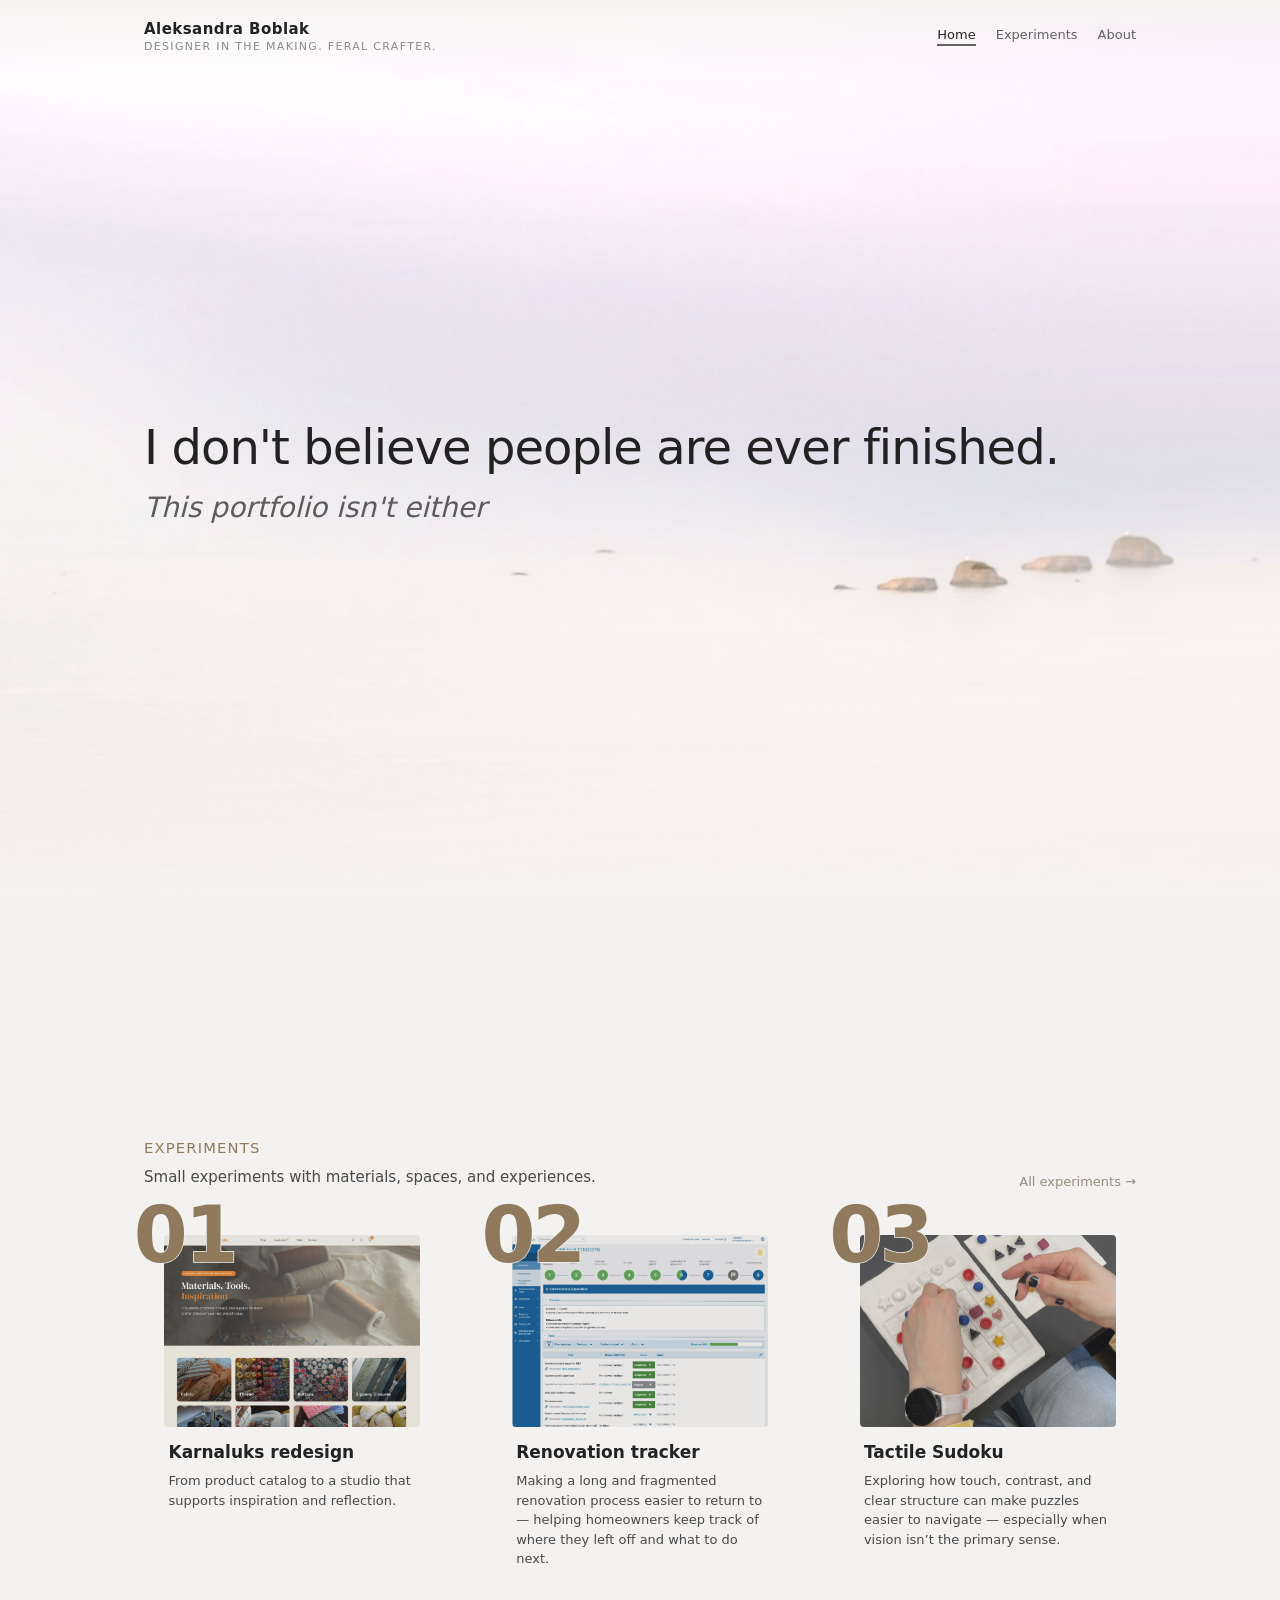
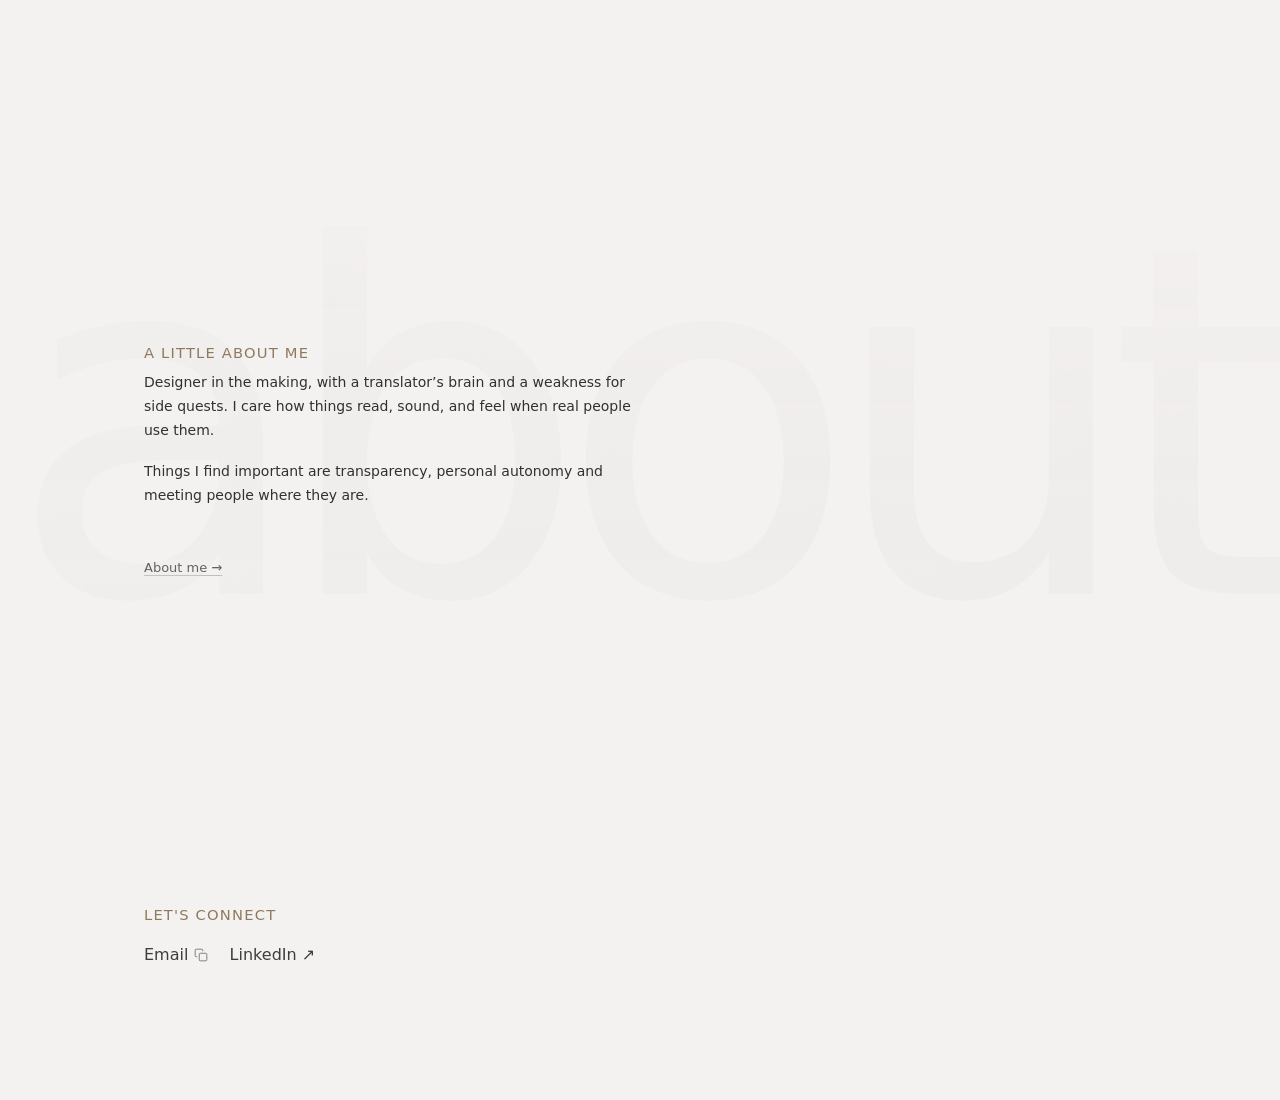
<file: index.html>
<!DOCTYPE html>
<html lang="en">
  <head>
    <meta charset="UTF-8" />
    <meta name="viewport" content="width=device-width, initial-scale=1" />
    <title>Aleksandra Boblak – Portfolio</title>
    <link rel="stylesheet" href="styles.css" />
  </head>
  <body>
    <div class="page">
      <header class="site-header">
        <div class="site-header__inner">
          <a
            href="index.html"
            class="site-identity"
            aria-label="Aleksandra Boblak — home"
          >
            <div class="site-identity__name">Aleksandra Boblak</div>
            <div class="site-identity__tagline">
              Designer in the making. Feral crafter.
            </div>
          </a>

          <nav class="site-nav" aria-label="Main navigation">
            <a href="index.html" class="site-nav__link site-nav__link--active">Home</a>
            <a href="experiments.html" class="site-nav__link">Experiments</a>
            <a href="about.html" class="site-nav__link">About</a>
          </nav>
        </div>
      </header>

      <main class="snap-container">
        <section class="hero snap-section">
          <div class="hero__background" aria-hidden="true">
            <div class="hero__ripple-layer"></div>
          </div>
          <div class="hero__content">
            <p class="hero__headline">
              I don't believe people are ever finished.
            </p>
            <p class="hero__subheadline">
              <em>This portfolio isn't either</em>
            </p>
          </div>
        </section>

        <section
          id="experiments"
          class="section section--experiments section--experiments-editorial snap-section"
        >
          <div class="section__inner">
            <div class="section__header">
              <div>
                <p class="section__eyebrow">EXPERIMENTS</p>
                <p class="section__subtitle">
                  Small experiments with materials, spaces, and experiences.
                </p>
              </div>
              <a href="experiments.html" class="section__view-all">All experiments →</a>
            </div>

            <div class="cards">
              <a
                href="craft-store-redesign.html"
                class="card card--link"
                aria-label="Karnaluks redesign — open case study"
              >
                <div class="card__media card__media--cover">
                  <span class="card__index" aria-hidden="true">01</span>
                  <img
                    class="card__media-img media-kl-home-redesign"
                    src="assets/kl_home_redesign.jpeg"
                    alt=""
                    width="1778"
                    height="1628"
                    loading="lazy"
                    decoding="async"
                  />
                </div>
                <div class="card__body">
                  <h3 class="card__title">Karnaluks redesign</h3>
                  <p class="card__description">
                    From product catalog to a studio that supports inspiration and
                    reflection.
                  </p>
                </div>
              </a>

              <a
                href="renovation-tracker.html"
                class="card card--link"
                aria-label="Renovation tracker — open case study"
              >
                <div class="card__media card__media--cover">
                  <span class="card__index" aria-hidden="true">02</span>
                  <img
                    class="card__media-img"
                    src="assets/renoTracker.webp"
                    alt=""
                    width="1438"
                    height="1500"
                    loading="lazy"
                    decoding="async"
                  />
                </div>
                <div class="card__body">
                  <h3 class="card__title">Renovation tracker</h3>
                  <p class="card__description">
                    Making a long and fragmented renovation process easier to return to
                    — helping homeowners keep track of where they left off and what to do
                    next.
                  </p>
                </div>
              </a>

              <a
                href="tactile-sudoku.html"
                class="card card--link"
                aria-label="Tactile Sudoku — open project"
              >
                <div class="card__media card__media--cover">
                  <span class="card__index" aria-hidden="true">03</span>
                  <img
                    class="card__media-img media-sudoku-hands"
                    src="assets/sudokuHands.webp"
                    alt="Hands interacting with a tactile Sudoku board"
                    width="2048"
                    height="3641"
                    loading="lazy"
                    decoding="async"
                  />
                </div>
                <div class="card__body">
                  <h3 class="card__title">Tactile Sudoku</h3>
                  <p class="card__description">
                    Exploring how touch, contrast, and clear structure can make puzzles
                    easier to navigate — especially when vision isn’t the primary sense.
                  </p>
                </div>
              </a>
            </div>
          </div>
        </section>

        <section class="section section--about snap-section">
          <div class="section__inner section__inner--about">
            <div class="about-stack">
              <div class="about-bg-anchor">
                <div class="about-bg-pair">
                  <span class="about-bg-word" aria-hidden="true">about</span>
                  <div class="about-content">
                    <p class="section__eyebrow">A LITTLE ABOUT ME</p>
                    <div class="about-paragraphs">
                      <p class="section__body-copy">
                        Designer in the making, with a translator’s brain and a weakness for
                        side quests. I care how things read, sound, and feel when real people
                        use them.
                      </p>
                      <p class="section__body-copy">
                        Things I find important are transparency, personal autonomy and meeting people where they are.
                      </p>
                    </div>
                  </div>
                </div>
              </div>

              <div class="about-cta">
                <a href="about.html" class="link">About me →</a>
              </div>

              <div class="about-connect">
                <p class="section__eyebrow">LET'S CONNECT</p>
                <div class="footer-links">
                  <a
                    href="#"
                    class="footer-link footer-link--copy"
                    data-copy-email="boblak.aleksandra@gmail.com"
                    aria-label="Copy email address to clipboard"
                    ><span class="footer-link__text">Email</span
                    ><svg
                      class="footer-link__icon footer-link__icon--copy"
                      width="14"
                      height="14"
                      viewBox="0 0 24 24"
                      fill="none"
                      xmlns="http://www.w3.org/2000/svg"
                      aria-hidden="true"
                    >
                      <rect
                        x="9"
                        y="9"
                        width="13"
                        height="13"
                        rx="2"
                        stroke="currentColor"
                        stroke-width="1.5"
                      />
                      <path
                        d="M5 15H4a2 2 0 01-2-2V4a2 2 0 012-2h9a2 2 0 012 2v1"
                        stroke="currentColor"
                        stroke-width="1.5"
                        stroke-linecap="round"
                      />
                    </svg>
                  </a>
                  <a
                    href="https://www.linkedin.com/in/aleksandra-boblak"
                    class="footer-link"
                    target="_blank"
                    rel="noopener noreferrer"
                    >LinkedIn ↗</a
                  >
                </div>
              </div>
            </div>
          </div>
        </section>
      </main>
    </div>
    <script src="assets/jquery.min.js" defer></script>
    <script src="assets/jquery.ripples.min.js" defer></script>
    <script src="hero-ripples.js" defer></script>
    <script src="email-copy.js" defer></script>
  </body>
  </html>
</file>
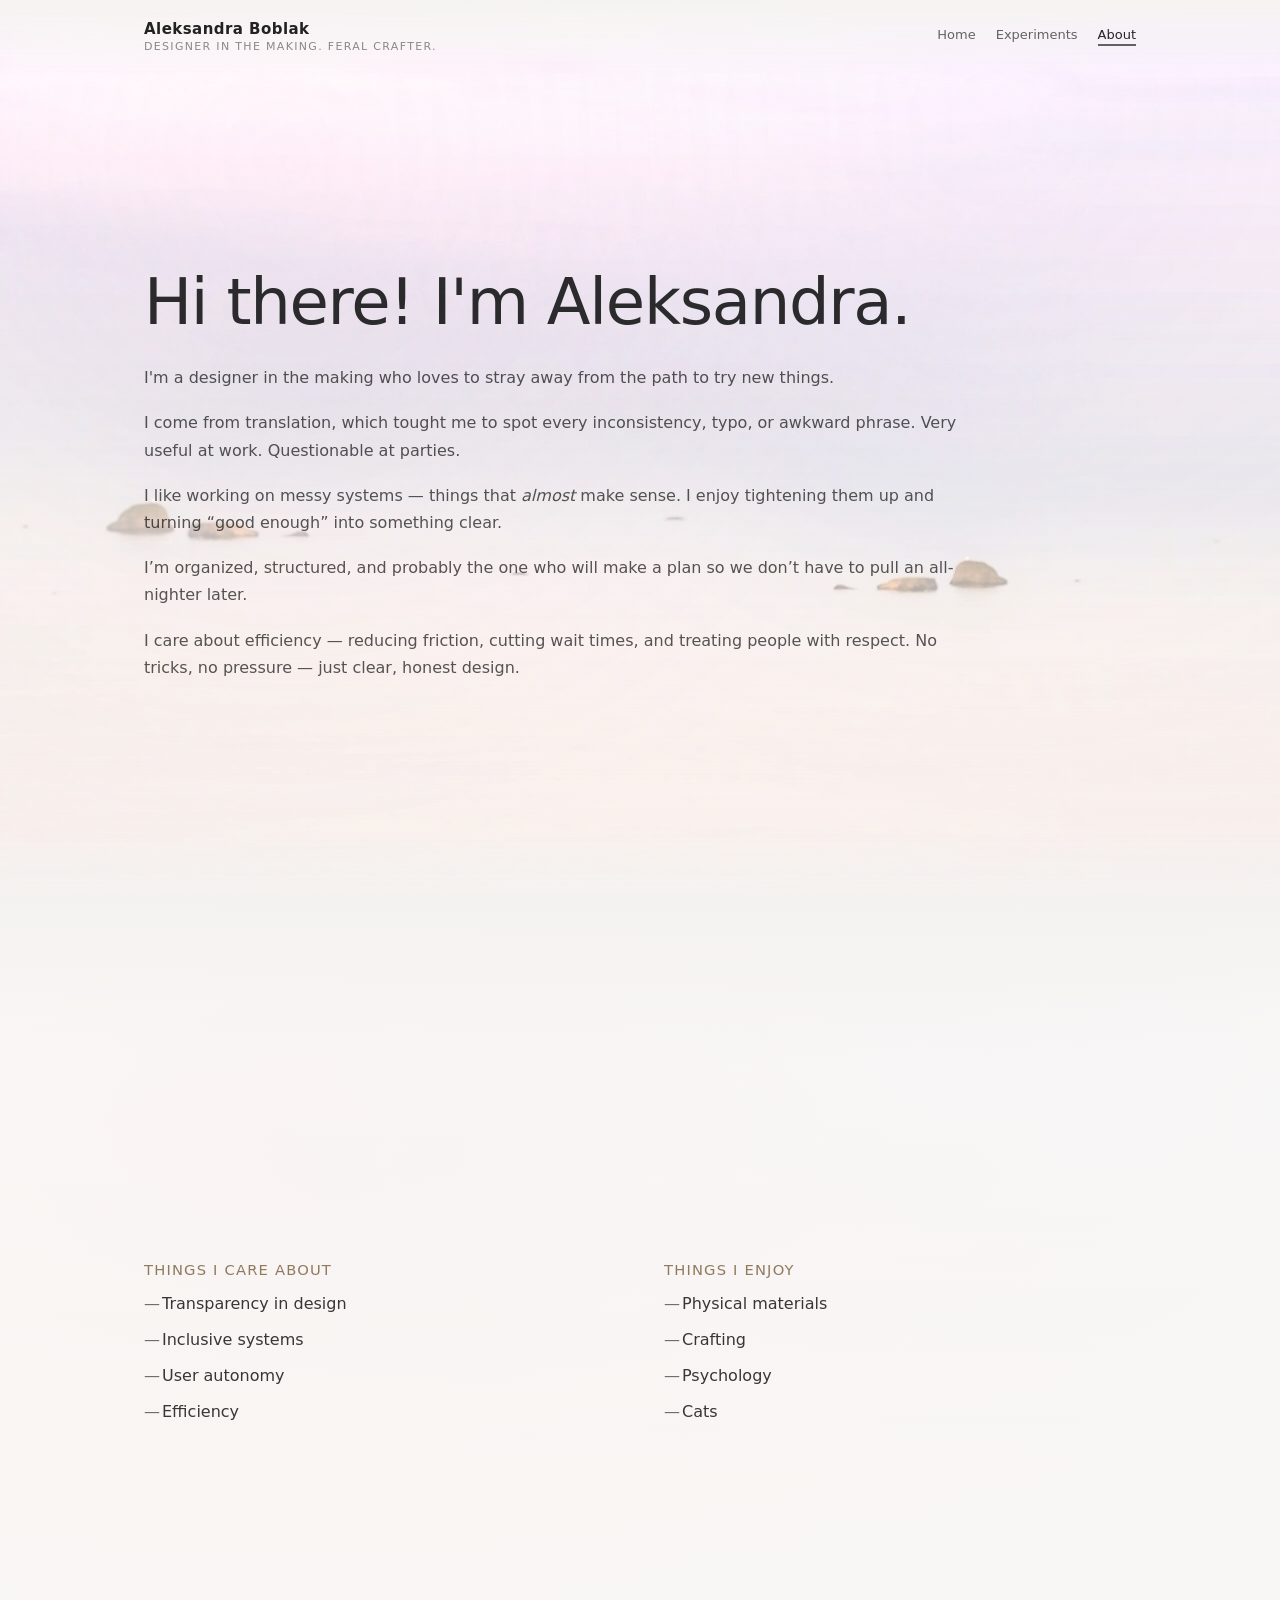
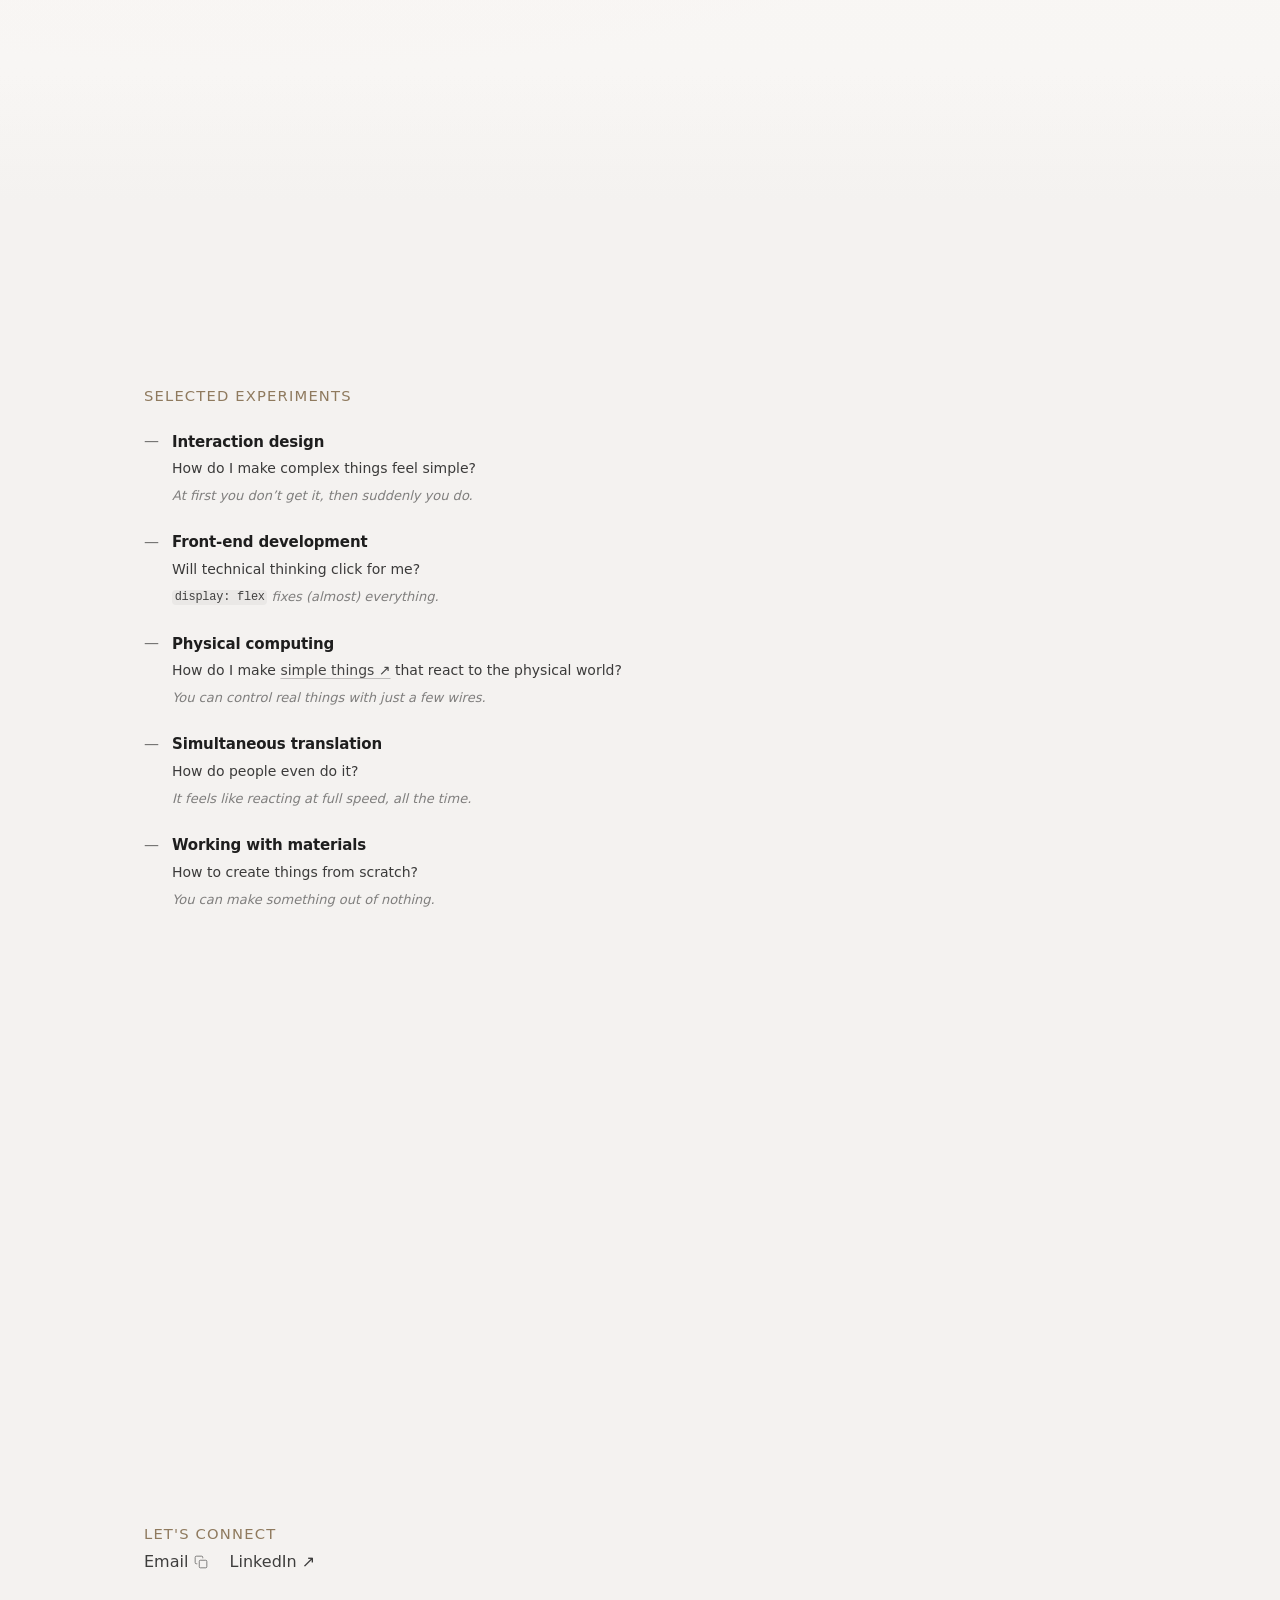
<file: about.html>
<!DOCTYPE html>
<html lang="en">
  <head>
    <meta charset="UTF-8" />
    <meta name="viewport" content="width=device-width, initial-scale=1" />
    <title>About — Aleksandra Boblak</title>
    <link rel="stylesheet" href="styles.css" />
  </head>
  <body class="about-page">
    <div class="page">
      <header class="site-header">
        <div class="site-header__inner">
          <a
            href="index.html"
            class="site-identity"
            aria-label="Aleksandra Boblak — home"
          >
            <div class="site-identity__name">Aleksandra Boblak</div>
            <div class="site-identity__tagline">
              Designer in the making. Feral crafter.
            </div>
          </a>

          <nav class="site-nav" aria-label="Main navigation">
            <a href="index.html" class="site-nav__link">Home</a>
            <a href="experiments.html" class="site-nav__link">Experiments</a>
            <a href="about.html" class="site-nav__link site-nav__link--active">About</a>
          </nav>
        </div>
      </header>

      <main class="about-main">
        <section class="section about-hero">
          <div class="about-hero__background" aria-hidden="true">
            <div class="about-hero__ripple-layer"></div>
          </div>
          <div class="section__inner">
            <h1 class="about-title">Hi there! I'm Aleksandra.</h1>

            <p class="about-lead about-lead--rest">
              I'm a designer in the making who loves to stray away from the path to try new things.
            </p>

            <p class="about-lead about-lead--rest">
             I come from translation, which tought me to spot 
              every inconsistency, typo, or awkward phrase. 
              Very useful at work. Questionable at parties.
            <p class="about-lead about-lead--rest">
              I like working on messy systems — things that <i>almost</i> make sense. I enjoy tightening them up and turning “good enough” into something clear.
            </p>
            <p class="about-lead about-lead--rest">
              I’m organized, structured, and probably the one who will make a plan so we don’t have to pull an all-nighter later.
            </p>
            <p class="about-lead about-lead--rest">
              I care about efficiency — reducing friction, cutting wait times, and treating people with respect. No tricks, no pressure — just clear, honest design.
            </p>
          </div>
        </section>

        <section class="section about-values">
          <div class="section__inner">
            <div class="about-columns">
              <div class="about-column">
                <p class="section__eyebrow">THINGS I CARE ABOUT</p>
                <ul class="about-list">
                  <li>Transparency in design</li>
                  <li>Inclusive systems</li>
                  <li>User autonomy</li>
                  <li>Efficiency</li>
                </ul>
              </div>

              <div class="about-column">
                <p class="section__eyebrow">THINGS I ENJOY</p>
                <ul class="about-list">
                  <li>Physical materials</li>
                  <li>Crafting</li>
                  <li>Psychology</li>
                  <li>Cats</li>
                </ul>
              </div>
            </div>
          </div>
        </section>

        <section class="section about-experiments">
          <div class="section__inner">
            <p class="section__eyebrow">SELECTED EXPERIMENTS</p>

            <ul class="about-experiments-list">
              <li class="about-experiments-list__item">
                <h3 class="about-experiments-list__title">Interaction design</h3>
                <p class="about-experiments-list__lead">
                  How do I make complex things feel simple?
                </p>
                <p class="about-experiments-list__insight">
                  At first you don’t get it, then suddenly you do.
                </p>
              </li>
              <li class="about-experiments-list__item">
                <h3 class="about-experiments-list__title">Front-end development</h3>
                <p class="about-experiments-list__lead">
                  Will technical thinking click for me?
                </p>
                <p class="about-experiments-list__insight">
                  <span class="code-inline">display: flex</span> fixes (almost)
                  everything.
                </p>
              </li>
              <li class="about-experiments-list__item">
                <h3 class="about-experiments-list__title">Physical computing</h3>
                <p class="about-experiments-list__lead">
                  How do I make
                  <a
                    class="link"
                    href="https://gocivici.github.io/ID7219/Student%20Projects/Team%202025/KittyCoinStriker.html"
                    target="_blank"
                    rel="noopener noreferrer"
                    >simple things ↗</a
                  >
                  that react to the physical world?
                </p>
                <p class="about-experiments-list__insight">
                  You can control real things with just a few wires.
                </p>
              </li>
              <li class="about-experiments-list__item">
                <h3 class="about-experiments-list__title">Simultaneous translation</h3>
                <p class="about-experiments-list__lead">
                  How do people even do it?
                </p>
                <p class="about-experiments-list__insight">
                  It feels like reacting at full speed, all the time.
                </p>
              </li>
              <li class="about-experiments-list__item">
                <h3 class="about-experiments-list__title">Working with materials</h3>
                <p class="about-experiments-list__lead">
                  How to create things from scratch?
                </p>
                <p class="about-experiments-list__insight">
                  You can make something out of nothing.
                </p>
              </li>
            </ul>
          </div>
        </section>

        <section class="section about-connect">
          <div class="section__inner">
            <p class="section__eyebrow">LET'S CONNECT</p>
            <div class="footer-links">
              <a
                href="#"
                class="footer-link footer-link--copy"
                data-copy-email="boblak.aleksandra@gmail.com"
                aria-label="Copy email address to clipboard"
                ><span class="footer-link__text">Email</span
                ><svg
                  class="footer-link__icon footer-link__icon--copy"
                  width="14"
                  height="14"
                  viewBox="0 0 24 24"
                  fill="none"
                  xmlns="http://www.w3.org/2000/svg"
                  aria-hidden="true"
                >
                  <rect
                    x="9"
                    y="9"
                    width="13"
                    height="13"
                    rx="2"
                    stroke="currentColor"
                    stroke-width="1.5"
                  />
                  <path
                    d="M5 15H4a2 2 0 01-2-2V4a2 2 0 012-2h9a2 2 0 012 2v1"
                    stroke="currentColor"
                    stroke-width="1.5"
                    stroke-linecap="round"
                  />
                </svg>
              </a>
              <a
                href="https://www.linkedin.com/in/aleksandra-boblak"
                class="footer-link"
                target="_blank"
                rel="noopener noreferrer"
                >LinkedIn ↗</a
              >
            </div>
          </div>
        </section>
      </main>
    </div>
    <script src="assets/jquery.min.js" defer></script>
    <script src="assets/jquery.ripples.min.js" defer></script>
    <script src="hero-ripples.js" defer></script>
    <script src="email-copy.js" defer></script>
  </body>
  </html>
</file>
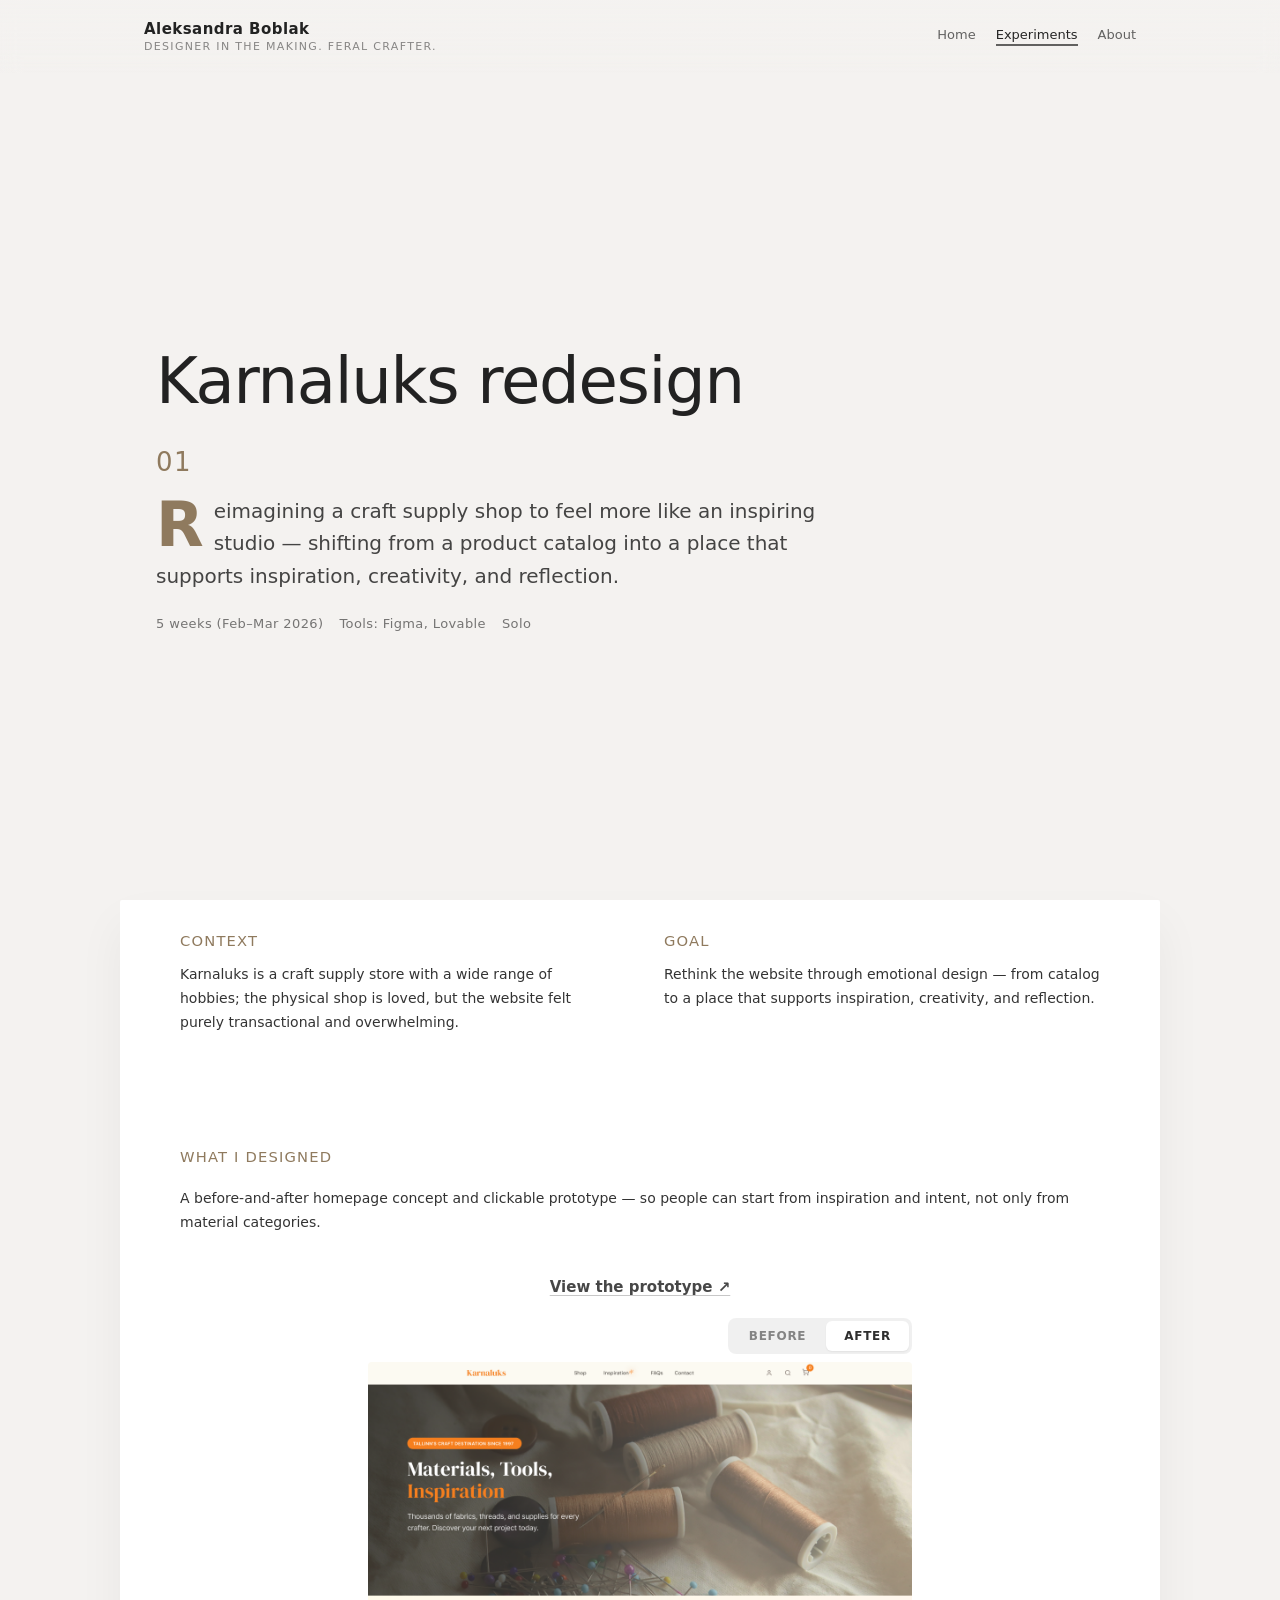
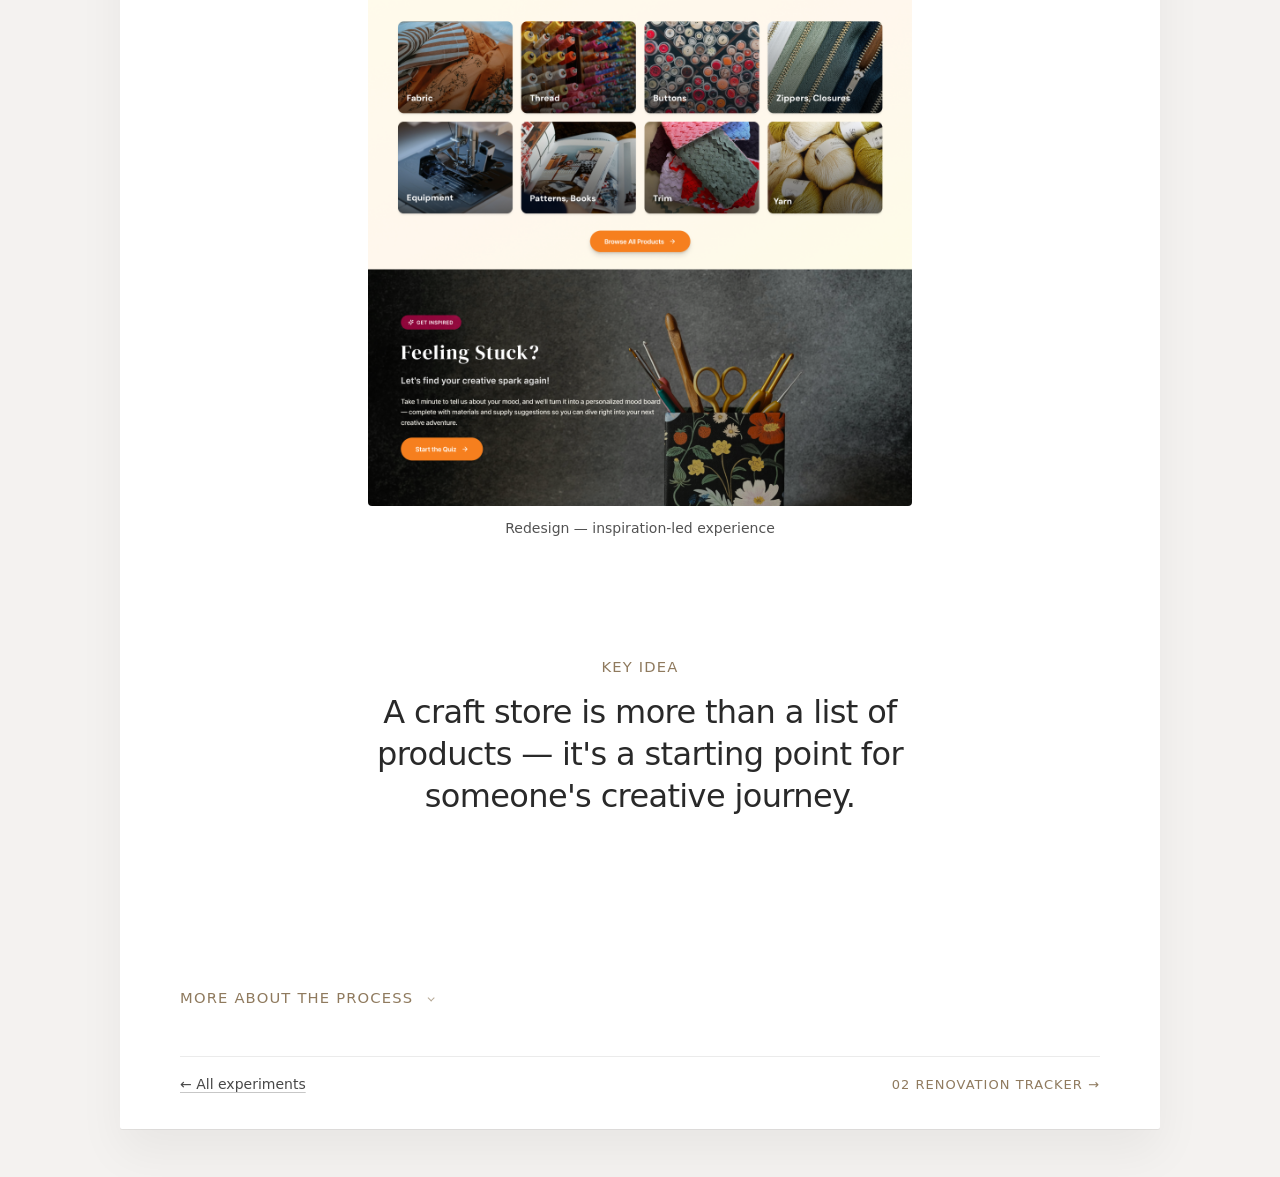
<file: craft-store-redesign.html>
<!DOCTYPE html>
<html lang="en">
  <head>
    <meta charset="UTF-8" />
    <meta name="viewport" content="width=device-width, initial-scale=1" />
    <title>Karnaluks redesign — Aleksandra Boblak</title>
    <link rel="stylesheet" href="styles.css" />
    <script>
      if ("scrollRestoration" in history) history.scrollRestoration = "manual";
      function __resetScrollTop() {
        if (location.hash) return;
        window.scrollTo(0, 0);
        if (document.documentElement) document.documentElement.scrollTop = 0;
        if (document.body) document.body.scrollTop = 0;
      }
      __resetScrollTop();
      window.addEventListener("DOMContentLoaded", __resetScrollTop);
      window.addEventListener("load", __resetScrollTop);
      window.addEventListener("pageshow", __resetScrollTop);
    </script>
  </head>
  <body class="about-page case-study-page case-study-page--karnaluks">
    <div class="page">
      <header class="site-header">
        <div class="site-header__inner">
          <a
            href="index.html"
            class="site-identity"
            aria-label="Aleksandra Boblak — home"
          >
            <div class="site-identity__name">Aleksandra Boblak</div>
            <div class="site-identity__tagline">
              Designer in the making. Feral crafter.
            </div>
          </a>

          <nav class="site-nav" aria-label="Main navigation">
            <a href="index.html" class="site-nav__link">Home</a>
            <a href="experiments.html" class="site-nav__link site-nav__link--active"
              >Experiments</a
            >
            <a href="about.html" class="site-nav__link">About</a>
          </nav>
        </div>
      </header>

      <main class="about-main">
        <div class="case-study-intro-panel">
          <section class="section case-study-hero">
            <div class="section__inner">
              <h1 class="about-title">Karnaluks redesign</h1>
              <p class="case-study-project-index" aria-label="Experiment 1 of 3">01</p>
              <p class="case-study-lede editorial-dropcap">
                Reimagining a craft supply shop to feel more like an inspiring studio
                — shifting from a product catalog into a place that supports inspiration,
                creativity, and reflection.
              </p>
              <div class="case-study-hero-meta">
                <p class="case-study-meta">5 weeks (Feb–Mar 2026)</p>
                <p class="case-study-tools">Tools: Figma, Lovable</p>
                <p class="case-study-meta">Solo</p>
              </div>
            </div>
          </section>
        </div>

        <div class="case-study-sheet-stack">
          <section class="section case-study-context-goal">
            <div class="section__inner">
              <div class="about-columns case-study-context-goal__columns">
                <div class="about-column">
                  <p class="section__eyebrow">CONTEXT</p>
                  <p class="section__body-copy">
                    Karnaluks is a craft supply store with a wide
                    range of hobbies; the physical shop is loved, but the website felt purely
                    transactional and overwhelming.
                  </p>
                </div>
                <div class="about-column">
                  <p class="section__eyebrow">GOAL</p>
                  <p class="section__body-copy">
                    Rethink the website through emotional design — from catalog to a place
                    that supports inspiration, creativity, and reflection.
                  </p>
                </div>
              </div>
            </div>
          </section>

        <section class="section case-study-designed">
          <div class="section__inner">
            <p class="section__eyebrow">WHAT I DESIGNED</p>
            <p class="section__body-copy">
              A before-and-after homepage concept and clickable prototype — so people
              can start from inspiration and intent, not only from material categories.
            </p>

            <div class="case-study-compare" data-case-study-compare>
              <p
                class="case-study-compare__status visually-hidden"
                aria-live="polite"
              ></p>
              <div class="case-study-compare__hero-row">
                <p class="case-study-compare__proto">
                  <a
                    class="link case-study-compare__proto-link"
                    href="https://www.figma.com/proto/HjxsrPTLUhcUW61LWoVQ0U/Karnaluks-Re-design?node-id=634-68933&amp;t=kmTNU57qaCrofL6T-1&amp;scaling=min-zoom&amp;content-scaling=fixed&amp;page-id=469%3A7068&amp;starting-point-node-id=634%3A68933&amp;show-proto-sidebar=1"
                    target="_blank"
                    rel="noopener noreferrer"
                    >View the prototype ↗</a>
                </p>
                <div class="case-study-compare__viewport-shell">
                <div class="case-study-compare__viewport">
                  <div
                    class="case-study-compare__toggle case-study-compare__toggle--dock"
                    role="group"
                    aria-label="Which version to show"
                  >
                    <button
                      type="button"
                      class="case-study-compare__btn"
                      data-compare-view="before"
                      aria-pressed="false"
                    >
                      Before
                    </button>
                    <button
                      type="button"
                      class="case-study-compare__btn case-study-compare__btn--active"
                      data-compare-view="after"
                      aria-pressed="true"
                    >
                      After
                    </button>
                  </div>
                  <figure class="case-study-compare__pane" data-compare="before" hidden>
                    <div class="case-study-compare__frame">
                      <img
                        class="case-study-compare__img case-study-compare__img--before"
                        src="assets/klHomeOld.png"
                        alt="Original Karnaluks homepage — dense category grid"
                        width="800"
                        height="1502"
                        loading="lazy"
                        decoding="async"
                      />
                    </div>
                    <figcaption class="case-study-compare__caption">
                      Original site — dense category grid
                    </figcaption>
                  </figure>
                  <figure class="case-study-compare__pane" data-compare="after">
                    <div class="case-study-compare__frame">
                      <img
                        class="case-study-compare__img case-study-compare__img--after"
                        src="assets/klHomeInspo.png"
                        alt="Redesigned Karnaluks homepage — inspiration-led layout"
                        width="1234"
                        height="1688"
                        loading="lazy"
                        decoding="async"
                      />
                    </div>
                    <figcaption class="case-study-compare__caption">
                      Redesign — inspiration-led experience
                    </figcaption>
                  </figure>
                </div>
                </div>
              </div>
            </div>
          </div>
        </section>

        <section class="section case-study-experiment-key-idea">
          <div class="section__inner">
            <div class="case-study-key-idea">
              <p class="section__eyebrow">KEY IDEA</p>
              <p class="case-study-key-idea__text">
                A craft store is more than a list of products — it's a starting point
                for someone's creative journey.
              </p>
            </div>
          </div>
        </section>

        <section
          class="section case-study-experiment-process"
          aria-label="More about the process"
        >
          <div class="section__inner">
            <details class="case-study-more">
              <summary class="case-study-more__summary">
                More about the process
              </summary>
              <div class="case-study-more__body case-study-editorial">
                <p class="case-study-editorial__bridge">
                  I reviewed the live site, then pressure-tested assumptions with a
                  short hands-on exercise outside my usual craft.
                </p>

                <section
                  class="case-study-editorial__broken"
                  aria-labelledby="process-broken-title"
                >
                  <h2
                    class="case-study-editorial__title"
                    id="process-broken-title"
                  >
                    What’s broken
                  </h2>
                  <ul
                    class="case-study-editorial__list"
                    aria-label="What was broken in the old experience"
                  >
                    <li>Flat categories → hard to scan</li>
                    <li>No meaningful filters → hard to choose</li>
                    <li>Jargon → excludes beginners</li>
                    <li>Dense UI → low readability</li>
                  </ul>
                </section>

                <article
                  class="case-study-editorial__entry case-study-editorial__entry--a"
                  aria-labelledby="process-nav-title"
                >
                  <div class="case-study-editorial__text">
                    <span class="case-study-editorial__num" aria-hidden="true">01</span>
                    <h2
                      class="case-study-editorial__title"
                      id="process-nav-title"
                    >
                      From dense grid to guided start
                    </h2>
                    <p class="case-study-editorial__body">
                      Instead of hundreds of categories and specialist filters,
                      an <em>inspiration quiz</em> doubles as both filter and
                      starting point — guiding people who don’t yet know what
                      they want to make.
                    </p>
                  </div>
                  <figure class="case-study-editorial__figure">
                    <img
                      class="case-study-editorial__img"
                      src="assets/inspoCTA.png"
                      alt="Homepage CTA inviting users into an inspiration quiz as a guided starting point."
                      width="1804"
                      height="788"
                      loading="lazy"
                      decoding="async"
                    />
                  </figure>
                </article>

                <article
                  class="case-study-editorial__entry case-study-editorial__entry--b"
                  aria-labelledby="process-language-title"
                >
                  <figure class="case-study-editorial__figure">
                    <img
                      class="case-study-editorial__img"
                      src="assets/humanLanguage.png"
                      alt="Product copy rewritten in everyday, relatable language instead of craft jargon."
                      width="2418"
                      height="1022"
                      loading="lazy"
                      decoding="async"
                    />
                  </figure>
                  <div class="case-study-editorial__text">
                    <span class="case-study-editorial__num" aria-hidden="true">02</span>
                    <h2
                      class="case-study-editorial__title"
                      id="process-language-title"
                    >
                      From jargon to everyday words
                    </h2>
                    <p class="case-study-editorial__body">
                      Craft-shop jargon was swapped for language anyone could
                      relate to, so beginners feel welcome and actually
                      understand what they’re looking at.
                    </p>
                  </div>
                </article>

                <article
                  class="case-study-editorial__entry case-study-editorial__entry--c"
                  aria-labelledby="process-focus-title"
                >
                  <div class="case-study-editorial__text">
                    <span class="case-study-editorial__num" aria-hidden="true">03</span>
                    <h2
                      class="case-study-editorial__title"
                      id="process-focus-title"
                    >
                      From endless scroll to inspiration
                    </h2>
                    <p class="case-study-editorial__body">
                      A personalised mood board gives focus, turning aimless
                      scrolling into intentional browsing — users see a path
                      forward instead of feeling lost.
                    </p>
                  </div>
                  <figure class="case-study-editorial__figure">
                    <img
                      class="case-study-editorial__img"
                      src="assets/InspirationFirst.png"
                      alt="Inspiration-first landing with a personalised mood board that replaces the endless category grid."
                      width="1438"
                      height="1362"
                      loading="lazy"
                      decoding="async"
                    />
                  </figure>
                </article>

                <article
                  class="case-study-editorial__entry case-study-editorial__entry--d"
                  aria-labelledby="process-motivation-title"
                >
                  <figure class="case-study-editorial__figure">
                    <img
                      class="case-study-editorial__img"
                      src="assets/achievableInspiration.png"
                      alt="Product pages showing real work from other crafters, making the outcome feel achievable."
                      width="2776"
                      height="1516"
                      loading="lazy"
                      decoding="async"
                    />
                  </figure>
                  <div class="case-study-editorial__text">
                    <span class="case-study-editorial__num" aria-hidden="true">04</span>
                    <h2
                      class="case-study-editorial__title"
                      id="process-motivation-title"
                    >
                      From overwhelm to motivation
                    </h2>
                    <p class="case-study-editorial__body">
                      Real work from other crafters shows what’s possible —
                      seeing the outcome makes starting feel achievable instead
                      of intimidating.
                    </p>
                  </div>
                </article>

                <article
                  class="case-study-editorial__entry case-study-editorial__entry--e"
                  aria-labelledby="process-reflection-title"
                >
                  <div class="case-study-editorial__text">
                    <span class="case-study-editorial__num" aria-hidden="true">05</span>
                    <h2
                      class="case-study-editorial__title"
                      id="process-reflection-title"
                    >
                      From overload to reflection
                    </h2>
                    <p class="case-study-editorial__body">
                      An <em>Inspiration Diary</em> archives saved ideas over
                      time, helping build the crafter’s identity as a creative
                      maker and keeping momentum between sessions.
                    </p>
                    <p class="case-study-editorial__link">
                      <a
                        class="link"
                        href="https://www.figma.com/proto/HjxsrPTLUhcUW61LWoVQ0U/Karnaluks-Re-design?node-id=811-8879&amp;t=HAiQ2rrH2UP9eazB-1&amp;scaling=min-zoom&amp;content-scaling=fixed&amp;page-id=608%3A18104&amp;starting-point-node-id=617%3A18622&amp;show-proto-sidebar=1"
                        target="_blank"
                        rel="noopener noreferrer"
                        >View the diary prototype ↗</a
                      >
                    </p>
                  </div>
                  <figure class="case-study-editorial__figure">
                    <img
                      class="case-study-editorial__img"
                      src="assets/Inspiration DIary.png"
                      alt="Inspiration Diary: a personal archive of saved boards, notes and preferences that builds over time."
                      width="1940"
                      height="1190"
                      loading="lazy"
                      decoding="async"
                    />
                  </figure>
                </article>
              </div>
              <p class="case-study-more__back">
                <a
                  class="case-study-more__back-link"
                  href="#top"
                  onclick="event.preventDefault(); window.scrollTo({ top: 0, behavior: 'smooth' });"
                  >↑ Back to top</a
                >
              </p>
            </details>

            <div class="case-study-experiment-footer">
              <p class="case-study-back">
                <a class="link" href="experiments.html">← All experiments</a>
              </p>
              <p class="case-study-experiment-folio editorial-folio__num">
                <a
                  class="case-study-experiment-folio__link"
                  href="renovation-tracker.html"
                  >02
                  <span class="case-study-experiment-folio__label case-study-experiment-folio__label--full"
                    >Renovation tracker</span
                  ><span class="case-study-experiment-folio__label case-study-experiment-folio__label--short"
                    >Reno tracker</span
                  > →</a
                >
              </p>
            </div>
          </div>
        </section>
        </div>
      </main>
    </div>
    <script src="case-study-compare.js" defer></script>
  </body>
</html>
</file>
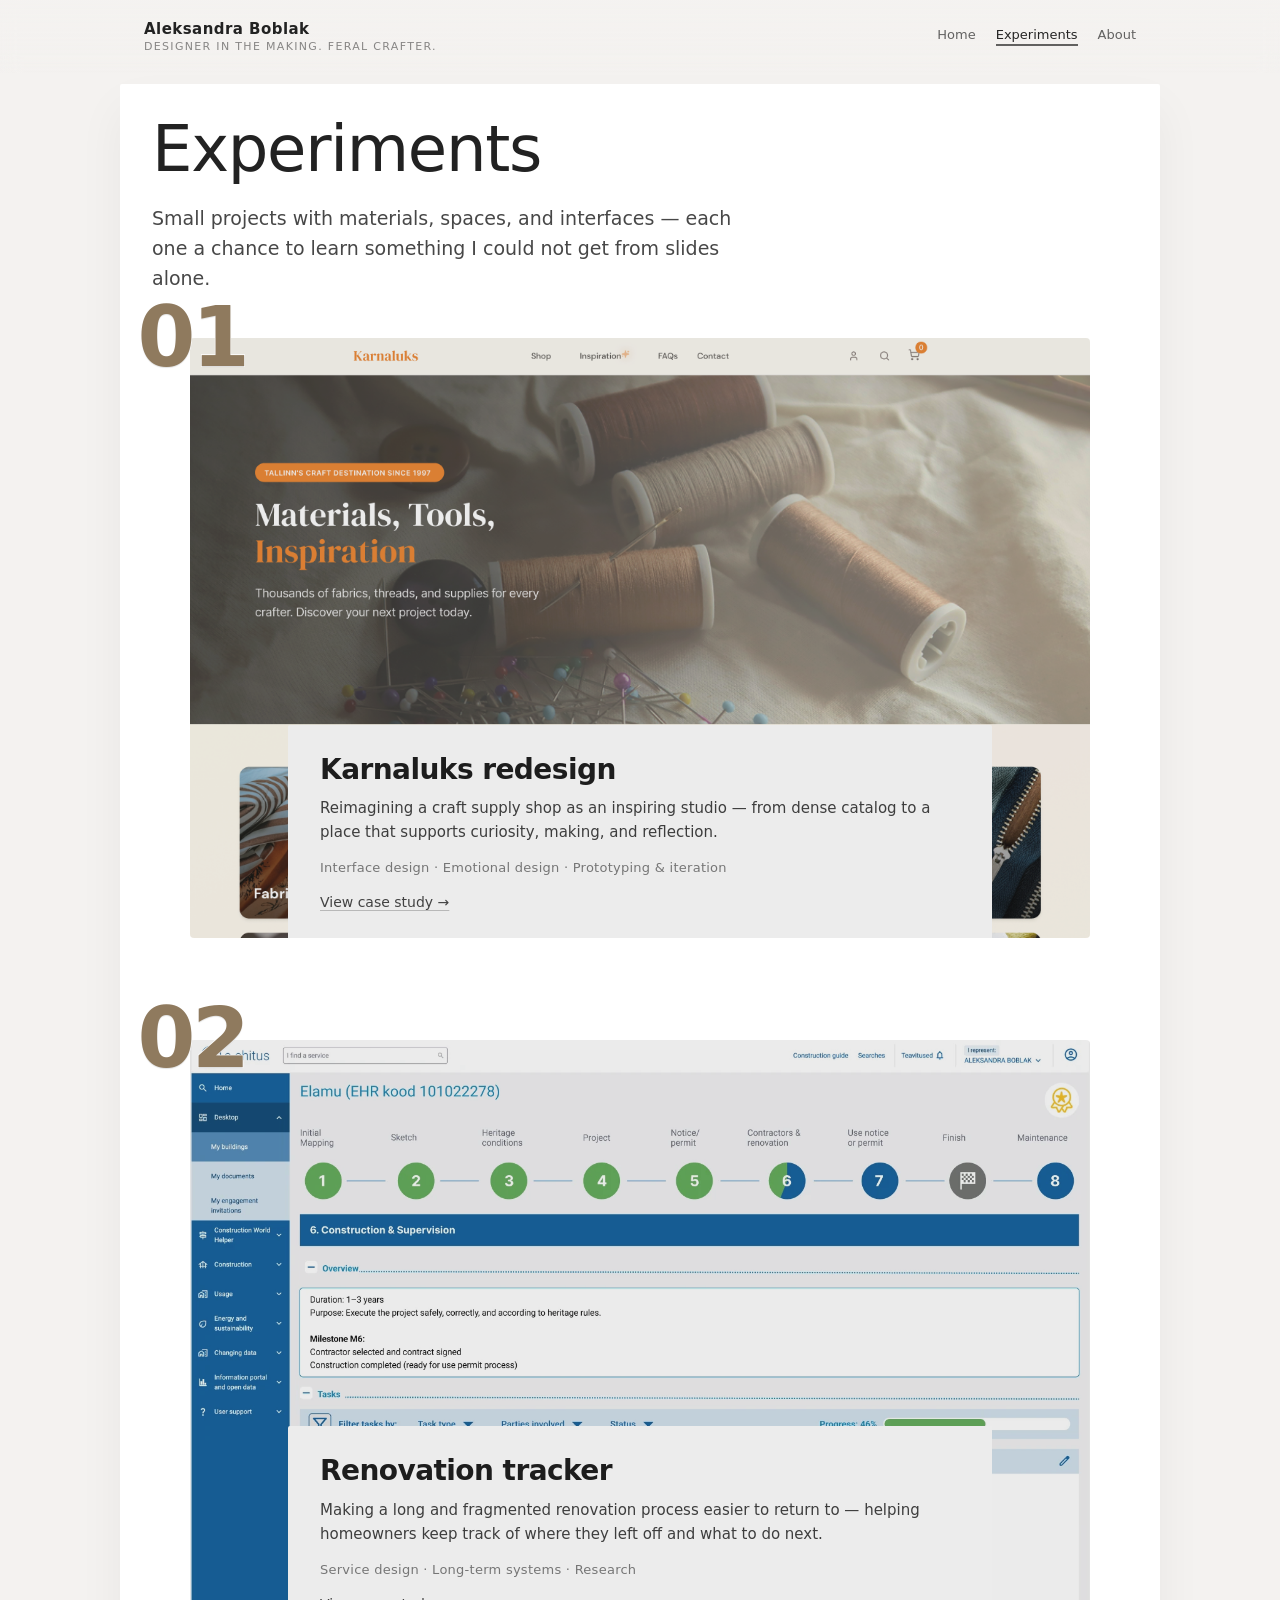
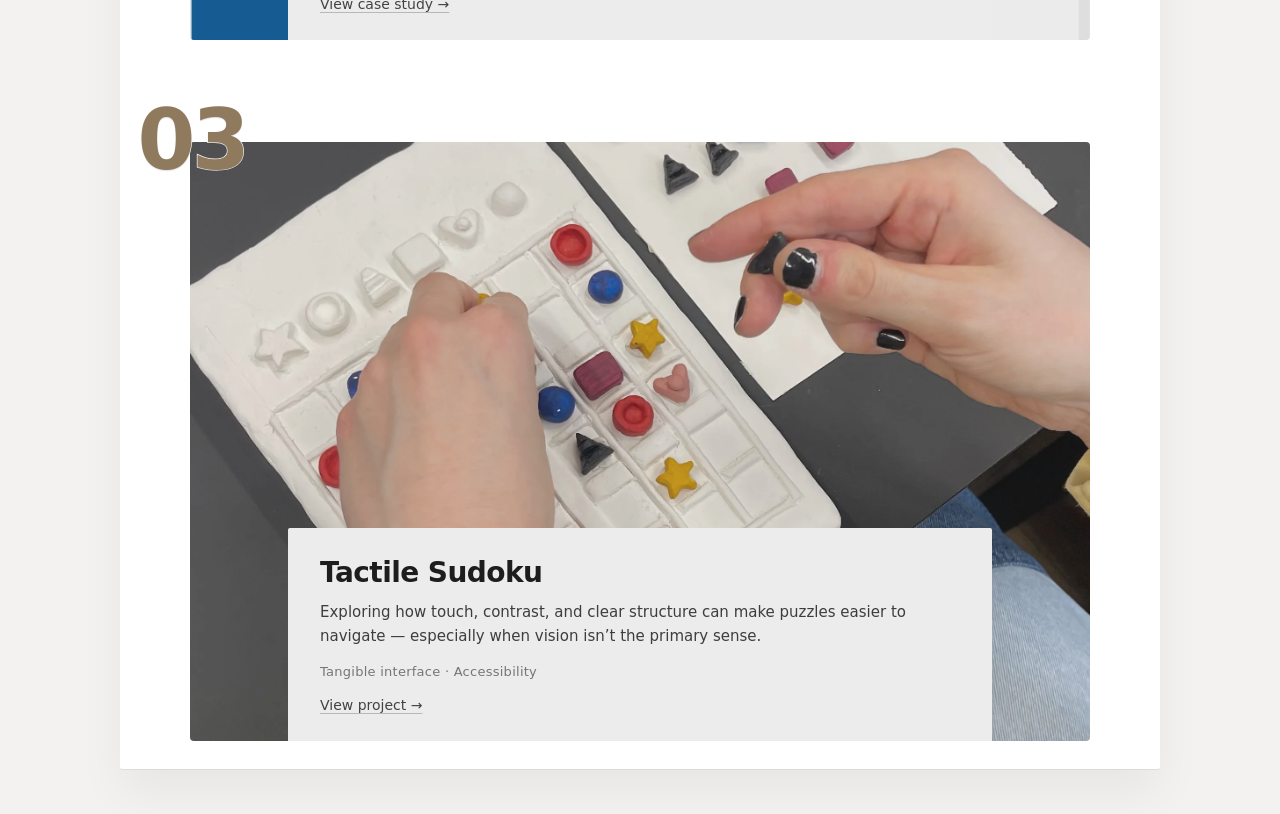
<file: experiments.html>
<!DOCTYPE html>
<html lang="en">
  <head>
    <meta charset="UTF-8" />
    <meta name="viewport" content="width=device-width, initial-scale=1" />
    <title>Experiments — Aleksandra Boblak</title>
    <link rel="stylesheet" href="styles.css" />
    <script>
      if ("scrollRestoration" in history) history.scrollRestoration = "manual";
      function __resetScrollTop() {
        if (location.hash) return;
        window.scrollTo(0, 0);
        if (document.documentElement) document.documentElement.scrollTop = 0;
        if (document.body) document.body.scrollTop = 0;
      }
      __resetScrollTop();
      window.addEventListener("DOMContentLoaded", __resetScrollTop);
      window.addEventListener("load", __resetScrollTop);
      window.addEventListener("pageshow", __resetScrollTop);
    </script>
  </head>
  <body class="about-page experiments-page">
    <div class="page">
      <header class="site-header">
        <div class="site-header__inner">
          <a
            href="index.html"
            class="site-identity"
            aria-label="Aleksandra Boblak — home"
          >
            <div class="site-identity__name">Aleksandra Boblak</div>
            <div class="site-identity__tagline">
              Designer in the making. Feral crafter.
            </div>
          </a>

          <nav class="site-nav" aria-label="Main navigation">
            <a href="index.html" class="site-nav__link">Home</a>
            <a href="experiments.html" class="site-nav__link site-nav__link--active"
              >Experiments</a
            >
            <a href="about.html" class="site-nav__link">About</a>
          </nav>
        </div>
      </header>

      <main class="about-main experiments-editorial-mag">
        <div class="experiments-spread">
          <section class="section experiments-hero">
            <div class="section__inner">
              <h1 class="about-title experiments-hero__title">Experiments</h1>
              <p class="experiments-intro">
                Small projects with materials, spaces, and interfaces — each one a
                chance to learn something I could not get from slides alone.
              </p>
              <div class="editorial-rule" aria-hidden="true"></div>
            </div>
          </section>

        <section
          class="section experiments-item"
          id="exp-karnaluks"
          aria-labelledby="exp-karnaluks-title"
        >
          <div class="section__inner experiments-item__inner">
            <div class="experiments-item__sheet experiments-mag">
              <span class="experiments-mag__index" aria-hidden="true">01</span>
              <div class="experiments-mag__grid">
                <div class="experiments-mag__visual">
                  <a
                    href="craft-store-redesign.html"
                    class="experiments-mag__frame experiments-mag__frame--link"
                    aria-label="Karnaluks redesign — open case study"
                  >
                    <div class="experiments-mag__crop experiments-mag__crop--landscape-compact">
                      <img
                        class="media-kl-home-redesign"
                        src="assets/klHomeInspo.png"
                        alt=""
                        width="1234"
                        height="1688"
                        loading="lazy"
                        decoding="async"
                      />
                    </div>
                  </a>
                </div>
                <div class="experiments-item__content experiments-mag__copy">
                <h2 class="experiments-item__title" id="exp-karnaluks-title">
                  <a
                    href="craft-store-redesign.html"
                    class="experiments-item__title-link"
                    >Karnaluks redesign</a
                  >
                </h2>
                <p class="experiments-item__description">
                  Reimagining a craft supply shop as an inspiring studio — from dense
                  catalog to a place that supports curiosity, making, and reflection.
                </p>
                <p class="experiments-item__descriptor">
                  Interface design · Emotional design · Prototyping &amp; iteration
                </p>
                <p class="experiments-item__action">
                  <a class="link" href="craft-store-redesign.html">View case study →</a>
                </p>
                </div>
              </div>
            </div>
          </div>
        </section>

        <section
          class="section experiments-item"
          id="exp-reno"
          aria-labelledby="exp-reno-title"
        >
          <div class="section__inner experiments-item__inner">
            <div class="experiments-item__sheet experiments-mag">
              <span class="experiments-mag__index" aria-hidden="true">02</span>
              <div class="experiments-mag__grid">
                <div class="experiments-mag__visual">
                  <a
                    href="renovation-tracker.html"
                    class="experiments-mag__frame experiments-mag__frame--link"
                    aria-label="Renovation tracker — open case study"
                  >
                    <div class="experiments-mag__crop experiments-mag__crop--landscape-compact">
                      <img
                        src="assets/renoTracker.webp"
                        alt=""
                        width="1438"
                        height="1500"
                        loading="lazy"
                        decoding="async"
                      />
                    </div>
                  </a>
                </div>
                <div class="experiments-item__content experiments-mag__copy">
                <h2 class="experiments-item__title" id="exp-reno-title">
                  <a href="renovation-tracker.html" class="experiments-item__title-link"
                    >Renovation tracker</a
                  >
                </h2>
                <p class="experiments-item__description">
                  Making a long and fragmented renovation process easier to return to —
                  helping homeowners keep track of where they left off and what to do
                  next.
                </p>
                <p class="experiments-item__descriptor">
                  Service design · Long-term systems · Research
                </p>
                <p class="experiments-item__action">
                  <a class="link" href="renovation-tracker.html">View case study →</a>
                </p>
                </div>
              </div>
            </div>
          </div>
        </section>

        <section
          class="section experiments-item"
          id="exp-tactile-sudoku"
          aria-labelledby="exp-tactile-sudoku-title"
        >
          <div class="section__inner experiments-item__inner">
            <div class="experiments-item__sheet experiments-mag">
              <span class="experiments-mag__index" aria-hidden="true">03</span>
              <div class="experiments-mag__grid">
                <div class="experiments-mag__visual">
                  <a
                    href="tactile-sudoku.html"
                    class="experiments-mag__frame experiments-mag__frame--link"
                    aria-label="Tactile Sudoku — open project"
                  >
                    <div class="experiments-mag__crop experiments-mag__crop--landscape-compact">
                      <img
                        src="assets/sudokuHands.webp"
                        alt="Hands interacting with a tactile Sudoku board"
                        width="2048"
                        height="3641"
                        loading="lazy"
                        decoding="async"
                      />
                    </div>
                  </a>
                </div>
                <div class="experiments-item__content experiments-mag__copy">
                <h2 class="experiments-item__title" id="exp-tactile-sudoku-title">
                  <a href="tactile-sudoku.html" class="experiments-item__title-link"
                    >Tactile Sudoku</a
                  >
                </h2>
                <p class="experiments-item__description">
                  Exploring how touch, contrast, and clear structure can make puzzles
                  easier to navigate — especially when vision isn’t the primary sense.
                </p>
                <p class="experiments-item__descriptor">
                  Tangible interface · Accessibility
                </p>
                <p class="experiments-item__action">
                  <a class="link" href="tactile-sudoku.html">View project →</a>
                </p>
                </div>
              </div>
            </div>
          </div>
        </section>
        </div>
      </main>
    </div>
  </body>
</html>
</file>
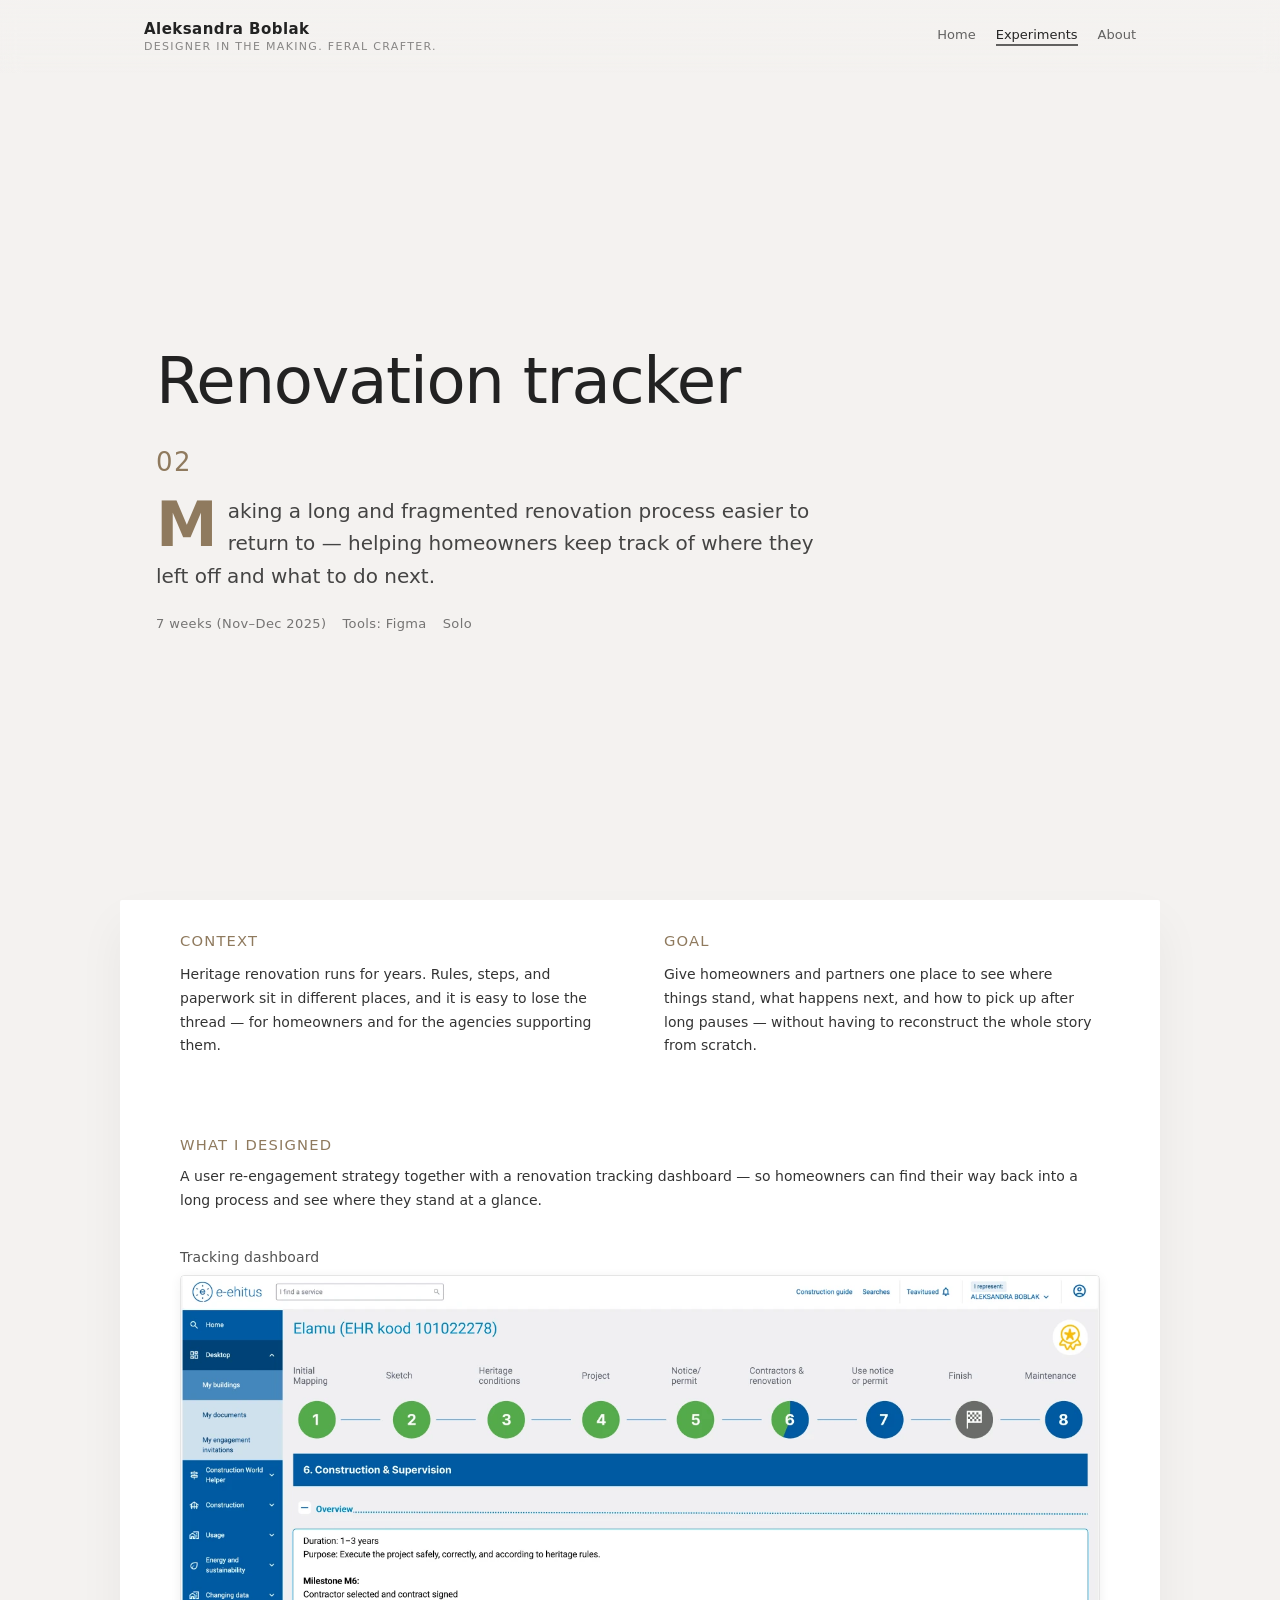
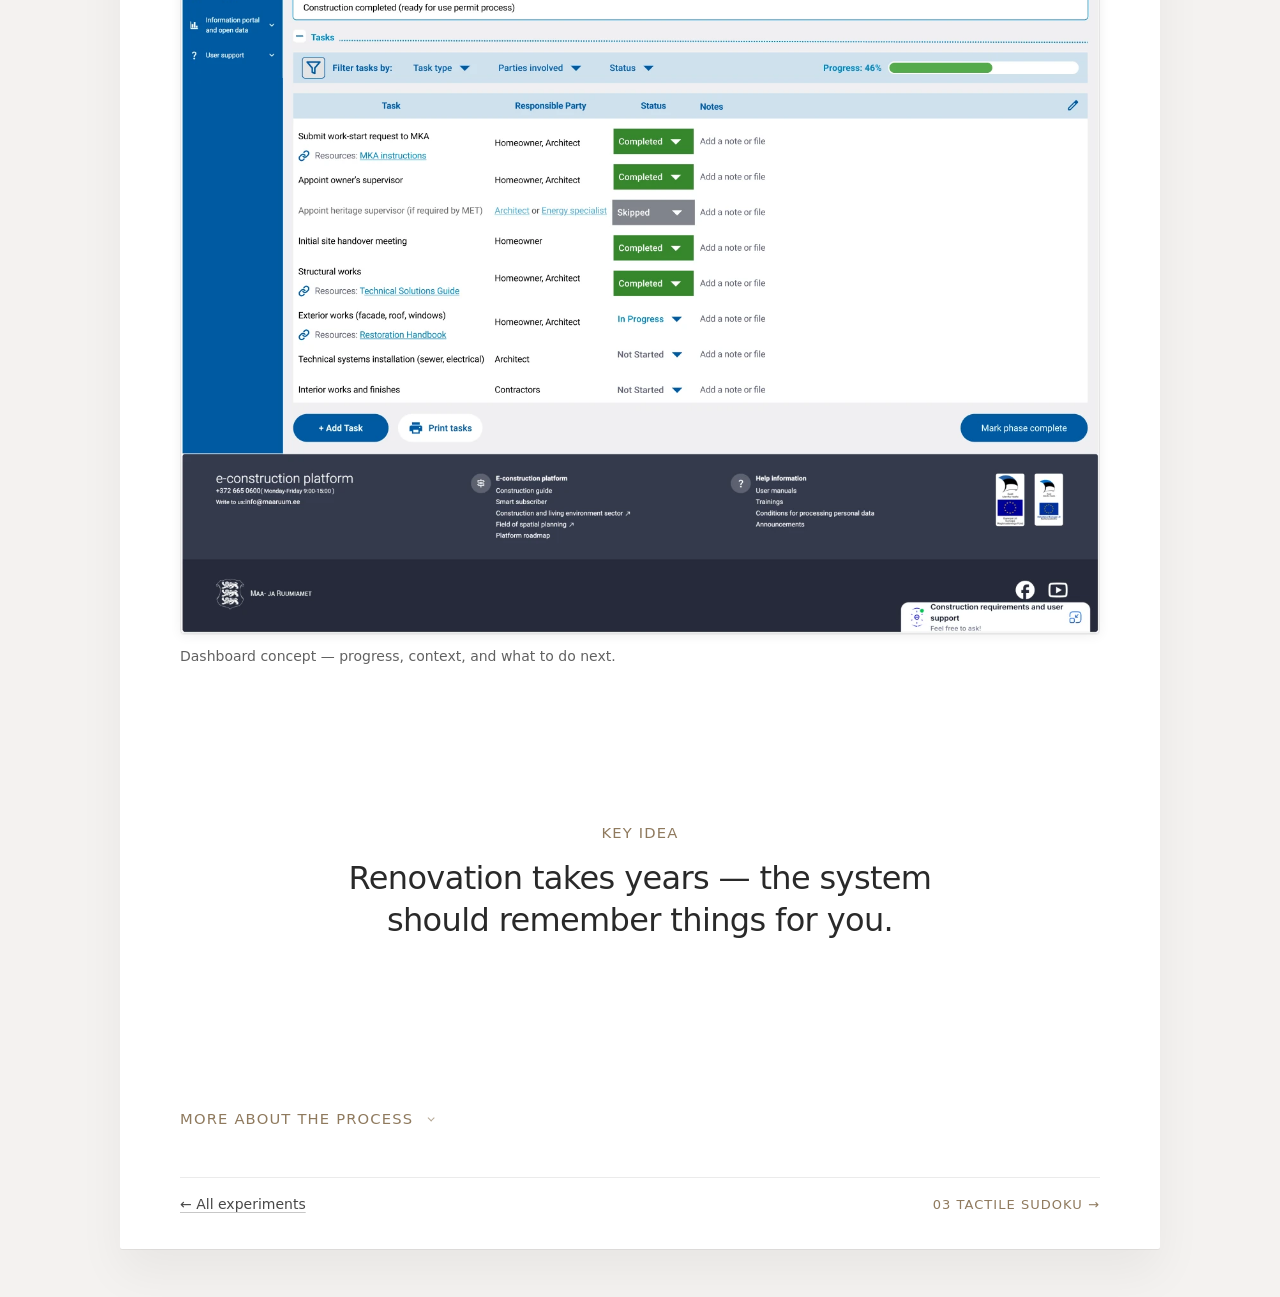
<file: renovation-tracker.html>
<!DOCTYPE html>
<html lang="en">
  <head>
    <meta charset="UTF-8" />
    <meta name="viewport" content="width=device-width, initial-scale=1" />
    <title>Renovation tracker — Aleksandra Boblak</title>
    <link rel="stylesheet" href="styles.css" />
    <script>
      if ("scrollRestoration" in history) history.scrollRestoration = "manual";
      function __resetScrollTop() {
        if (location.hash) return;
        window.scrollTo(0, 0);
        if (document.documentElement) document.documentElement.scrollTop = 0;
        if (document.body) document.body.scrollTop = 0;
      }
      __resetScrollTop();
      window.addEventListener("DOMContentLoaded", __resetScrollTop);
      window.addEventListener("load", __resetScrollTop);
      window.addEventListener("pageshow", __resetScrollTop);
    </script>
  </head>
  <body class="about-page case-study-page case-study-page--reno-plain">
    <div class="page">
      <header class="site-header">
        <div class="site-header__inner">
          <a
            href="index.html"
            class="site-identity"
            aria-label="Aleksandra Boblak — home"
          >
            <div class="site-identity__name">Aleksandra Boblak</div>
            <div class="site-identity__tagline">
              Designer in the making. Feral crafter.
            </div>
          </a>

          <nav class="site-nav" aria-label="Main navigation">
            <a href="index.html" class="site-nav__link">Home</a>
            <a href="experiments.html" class="site-nav__link site-nav__link--active"
              >Experiments</a
            >
            <a href="about.html" class="site-nav__link">About</a>
          </nav>
        </div>
      </header>

      <main class="about-main">
        <div class="case-study-intro-panel">
          <section class="section case-study-hero">
            <div class="section__inner">
              <h1 class="about-title">Renovation tracker</h1>
              <p class="case-study-project-index" aria-label="Experiment 2 of 3">02</p>
              <p class="case-study-lede editorial-dropcap">
                Making a long and fragmented renovation process easier to return to —
                helping homeowners keep track of where they left off and what to do next.
              </p>
              <div class="case-study-hero-meta">
                <p class="case-study-meta">7 weeks (Nov–Dec 2025)</p>
                <p class="case-study-tools">Tools: Figma</p>
                <p class="case-study-meta">Solo</p>
              </div>
            </div>
          </section>
        </div>

        <div class="case-study-sheet-stack">
          <section class="section case-study-context-goal">
            <div class="section__inner">
              <div class="about-columns case-study-context-goal__columns">
                <div class="about-column">
                  <p class="section__eyebrow">CONTEXT</p>
                  <p class="section__body-copy">
                    Heritage renovation runs for years. Rules, steps, and paperwork sit
                    in different places, and it is easy to lose the thread — for
                    homeowners and for the agencies supporting them.
                  </p>
                </div>
                <div class="about-column">
                  <p class="section__eyebrow">GOAL</p>
                  <p class="section__body-copy">
                    Give homeowners and partners one place to see where things stand,
                    what happens next, and how to pick up after long pauses — without
                    having to reconstruct the whole story from scratch.
                  </p>
                </div>
              </div>
            </div>
          </section>

          <section class="section case-study-designed">
            <div class="section__inner">
              <p class="section__eyebrow">WHAT I DESIGNED</p>
              <p class="section__body-copy">
                A user re-engagement strategy together with a renovation tracking
                dashboard — so homeowners can find their way back into a long process
                and see where they stand at a glance.
              </p>
              <div class="case-study-visual">
                <p class="case-study-visual__label">Tracking dashboard</p>
                <img
                  class="case-study-visual__img"
                  src="assets/renoTracker.webp"
                  alt="Renovation tracking dashboard: progress and next steps for heritage homeowners."
                  width="1438"
                  height="1500"
                  loading="lazy"
                  decoding="async"
                />
                <p class="case-study-visual__caption">
                  Dashboard concept — progress, context, and what to do next.
                </p>
              </div>

            </div>
          </section>

          <section class="section case-study-experiment-key-idea">
            <div class="section__inner">
              <div class="case-study-key-idea">
                <p class="section__eyebrow">KEY IDEA</p>
                <p class="case-study-key-idea__text">
                  Renovation takes years — the system should remember things for you.
                </p>
              </div>
            </div>
          </section>

          <section class="section case-study-experiment-process" aria-label="More about the process">
            <div class="section__inner">
              <details class="case-study-more">
                <summary class="case-study-more__summary">
                  More about the process
                </summary>
                <div class="case-study-more__body case-study-editorial">
                  <p class="case-study-editorial__bridge">
                    Heritage renovation runs for years. The project began by
                    asking why homeowners drop off partway — and what it would
                    take to help them pick up the thread again.
                  </p>

                  <section
                    class="case-study-editorial__broken"
                    aria-labelledby="reno-partners-title"
                  >
                    <h2
                      class="case-study-editorial__title"
                      id="reno-partners-title"
                    >
                      Partners
                    </h2>
                    <ul class="case-study-editorial__list">
                      <li>Ministry of Climate — Government of Estonia</li>
                      <li>
                        National Heritage Board of Estonia — heritage and built
                        environment
                      </li>
                    </ul>
                  </section>

                  <section
                    class="case-study-editorial__broken"
                    aria-labelledby="reno-problem-title"
                  >
                    <h2
                      class="case-study-editorial__title"
                      id="reno-problem-title"
                    >
                      What’s broken
                    </h2>
                    <ul class="case-study-editorial__list">
                      <li>Renovation runs for years → people lose where they left off</li>
                      <li>Rules and paperwork sit in different places → hard to act on</li>
                      <li>No single view of progress → returning feels like starting over</li>
                    </ul>
                  </section>

                  <article
                    class="case-study-editorial__entry case-study-editorial__entry--b"
                    aria-labelledby="reno-research-title"
                  >
                    <div class="case-study-editorial__text">
                      <header class="case-study-editorial__heading">
                        <span class="case-study-editorial__num" aria-hidden="true">01</span>
                        <h2
                          class="case-study-editorial__title"
                          id="reno-research-title"
                        >
                          Research
                        </h2>
                      </header>
                      <p class="case-study-editorial__body">
                        Interviews with homeowners and heritage partners
                        surfaced a recurring pattern — renovation gets paused,
                        resumed, and paused again. Personas mapped the moments
                        where people drop off, and why returning feels so heavy.
                      </p>
                    </div>
                    <figure class="case-study-editorial__figure">
                      <img
                        class="case-study-editorial__img"
                        src="assets/PersonaCard.jpg"
                        alt="Persona card from research and homeowner interviews."
                        width="1029"
                        height="736"
                        loading="lazy"
                        decoding="async"
                      />
                    </figure>
                  </article>

                  <section
                    class="case-study-editorial__strategy"
                    aria-labelledby="reno-strategy-detail-title"
                  >
                    <div class="case-study-editorial__strategy-head">
                      <header class="case-study-editorial__heading">
                        <span class="case-study-editorial__num" aria-hidden="true">02</span>
                        <h2
                          class="case-study-editorial__title"
                          id="reno-strategy-detail-title"
                        >
                          Regaining momentum
                        </h2>
                      </header>
                      <p class="case-study-editorial__body">
                        A re-engagement strategy paired with the dashboard —
                        designed to help start-and-stop homeowners regain
                        momentum and stay on track.
                      </p>
                    </div>
                    <div class="reno-strategy-layout" data-reno-strategy-panel>
                      <div
                        class="reno-strategy-layout__steps"
                        role="tablist"
                        aria-label="Re-engagement flow steps"
                      >
                        <button
                          type="button"
                          class="reno-strategy-step"
                          role="tab"
                          id="reno-strategy-tab-0"
                          aria-selected="true"
                          aria-controls="reno-strategy-tabpanel"
                          tabindex="0"
                          data-reno-src="assets/renovationReengage.jpg"
                          data-reno-alt="E-mail invitation — announcing the platform and inviting homeowners to log in."
                          data-reno-caption="E-mail invitation — announcing the platform and inviting homeowners to log in."
                        >
                          <span class="reno-strategy-step__title">Email invitation</span>
                          <span class="reno-strategy-step__detail"
                            >Announcing the platform and inviting homeowners to log in.</span
                          >
                        </button>
                        <button
                          type="button"
                          class="reno-strategy-step"
                          role="tab"
                          id="reno-strategy-tab-1"
                          aria-selected="false"
                          aria-controls="reno-strategy-tabpanel"
                          tabindex="-1"
                          data-reno-src="assets/quizQuestion1.png"
                          data-reno-alt="First question of the journey quiz — asking where the homeowner is in the renovation."
                          data-reno-src-2="assets/quizQuestion2.png"
                          data-reno-alt-2="Follow-up quiz question that refines the homeowner's current renovation stage."
                          data-reno-caption="Journey quiz — catching up on where the homeowner is in the renovation."
                        >
                          <span class="reno-strategy-step__title"
                            >Check-in with the user</span
                          >
                          <span class="reno-strategy-step__detail"
                            >A short questionnaire to confirm where the homeowner is in the renovation.</span
                          >
                        </button>
                        <button
                          type="button"
                          class="reno-strategy-step"
                          role="tab"
                          id="reno-strategy-tab-2"
                          aria-selected="false"
                          aria-controls="reno-strategy-tabpanel"
                          tabindex="-1"
                          data-reno-src="assets/renovationTasks.jpg"
                          data-reno-alt="Tasks and timeline: next steps in the renovation journey."
                          data-reno-caption="What’s next — tasks, deadlines, and clear stages along the journey."
                        >
                          <span class="reno-strategy-step__title">What’s next</span>
                          <span class="reno-strategy-step__detail"
                            >Next steps, resources, and progress — so the
                            path stays visible.</span
                          >
                        </button>
                        <button
                          type="button"
                          class="reno-strategy-step"
                          role="tab"
                          id="reno-strategy-tab-3"
                          aria-selected="false"
                          aria-controls="reno-strategy-tabpanel"
                          tabindex="-1"
                          data-reno-src="assets/Badge window.jpg"
                          data-reno-alt="Badge and encouragement window celebrating completed renovation steps."
                          data-reno-caption="Keep momentum — badges and encouraging feedback when steps are completed."
                        >
                          <span class="reno-strategy-step__title">Keep momentum</span>
                          <span class="reno-strategy-step__detail"
                            >Reminders, gentle nudges, badges and encouragement as they
                            complete steps.</span
                          >
                        </button>
                      </div>
                      <figure
                        class="reno-strategy-visual"
                        id="reno-strategy-tabpanel"
                        role="tabpanel"
                        aria-labelledby="reno-strategy-tab-0"
                        aria-live="polite"
                      >
                        <div class="reno-strategy-visual__frame">
                          <img
                            class="reno-strategy-visual__img"
                            src="assets/renovationReengage.jpg"
                            alt="E-mail invitation from the City Planning Department: announcement of the new platform and invitation to log in."
                            width="1920"
                            height="1080"
                            loading="lazy"
                            decoding="async"
                          />
                          <span
                            class="reno-strategy-visual__arrow"
                            aria-hidden="true"
                            hidden
                          >
                            <svg
                              viewBox="0 0 40 100"
                              preserveAspectRatio="none"
                              xmlns="http://www.w3.org/2000/svg"
                              focusable="false"
                            >
                              <path
                                d="M 2 40 C 16 34, 26 38, 36 46"
                                fill="none"
                                stroke="currentColor"
                                stroke-width="1.6"
                                stroke-linecap="round"
                                stroke-linejoin="round"
                                vector-effect="non-scaling-stroke"
                              />
                              <path
                                d="M 36 46 L 30 44 M 36 46 L 34 40"
                                fill="none"
                                stroke="currentColor"
                                stroke-width="1.6"
                                stroke-linecap="round"
                                stroke-linejoin="round"
                                vector-effect="non-scaling-stroke"
                              />
                            </svg>
                          </span>
                          <img
                            class="reno-strategy-visual__img reno-strategy-visual__img--secondary"
                            alt=""
                            loading="lazy"
                            decoding="async"
                            hidden
                          />
                          <div class="reno-strategy-visual__placeholder" hidden>
                            Visual for this step — coming soon.
                          </div>
                        </div>
                      </figure>
                    </div>
                  </section>
                </div>
                <p class="case-study-more__back">
                  <a
                    class="case-study-more__back-link"
                    href="#top"
                    onclick="event.preventDefault(); window.scrollTo({ top: 0, behavior: 'smooth' });"
                    >↑ Back to top</a
                  >
                </p>
              </details>

              <div class="case-study-experiment-footer">
                <p class="case-study-back">
                  <a class="link" href="experiments.html">← All experiments</a>
                </p>
                <p class="case-study-experiment-folio editorial-folio__num">
                  <a
                    class="case-study-experiment-folio__link"
                    href="tactile-sudoku.html"
                    aria-label="Tactile Sudoku — open project"
                    >03
                    <span
                      class="case-study-experiment-folio__label case-study-experiment-folio__label--full"
                      >Tactile Sudoku</span
                    ><span
                      class="case-study-experiment-folio__label case-study-experiment-folio__label--short"
                      >SUDOKU</span
                    > →</a
                  >
                </p>
              </div>
            </div>
          </section>
        </div>
      </main>
    </div>
    <script src="reno-strategy-step-visual.js" defer></script>
  </body>
</html>
</file>
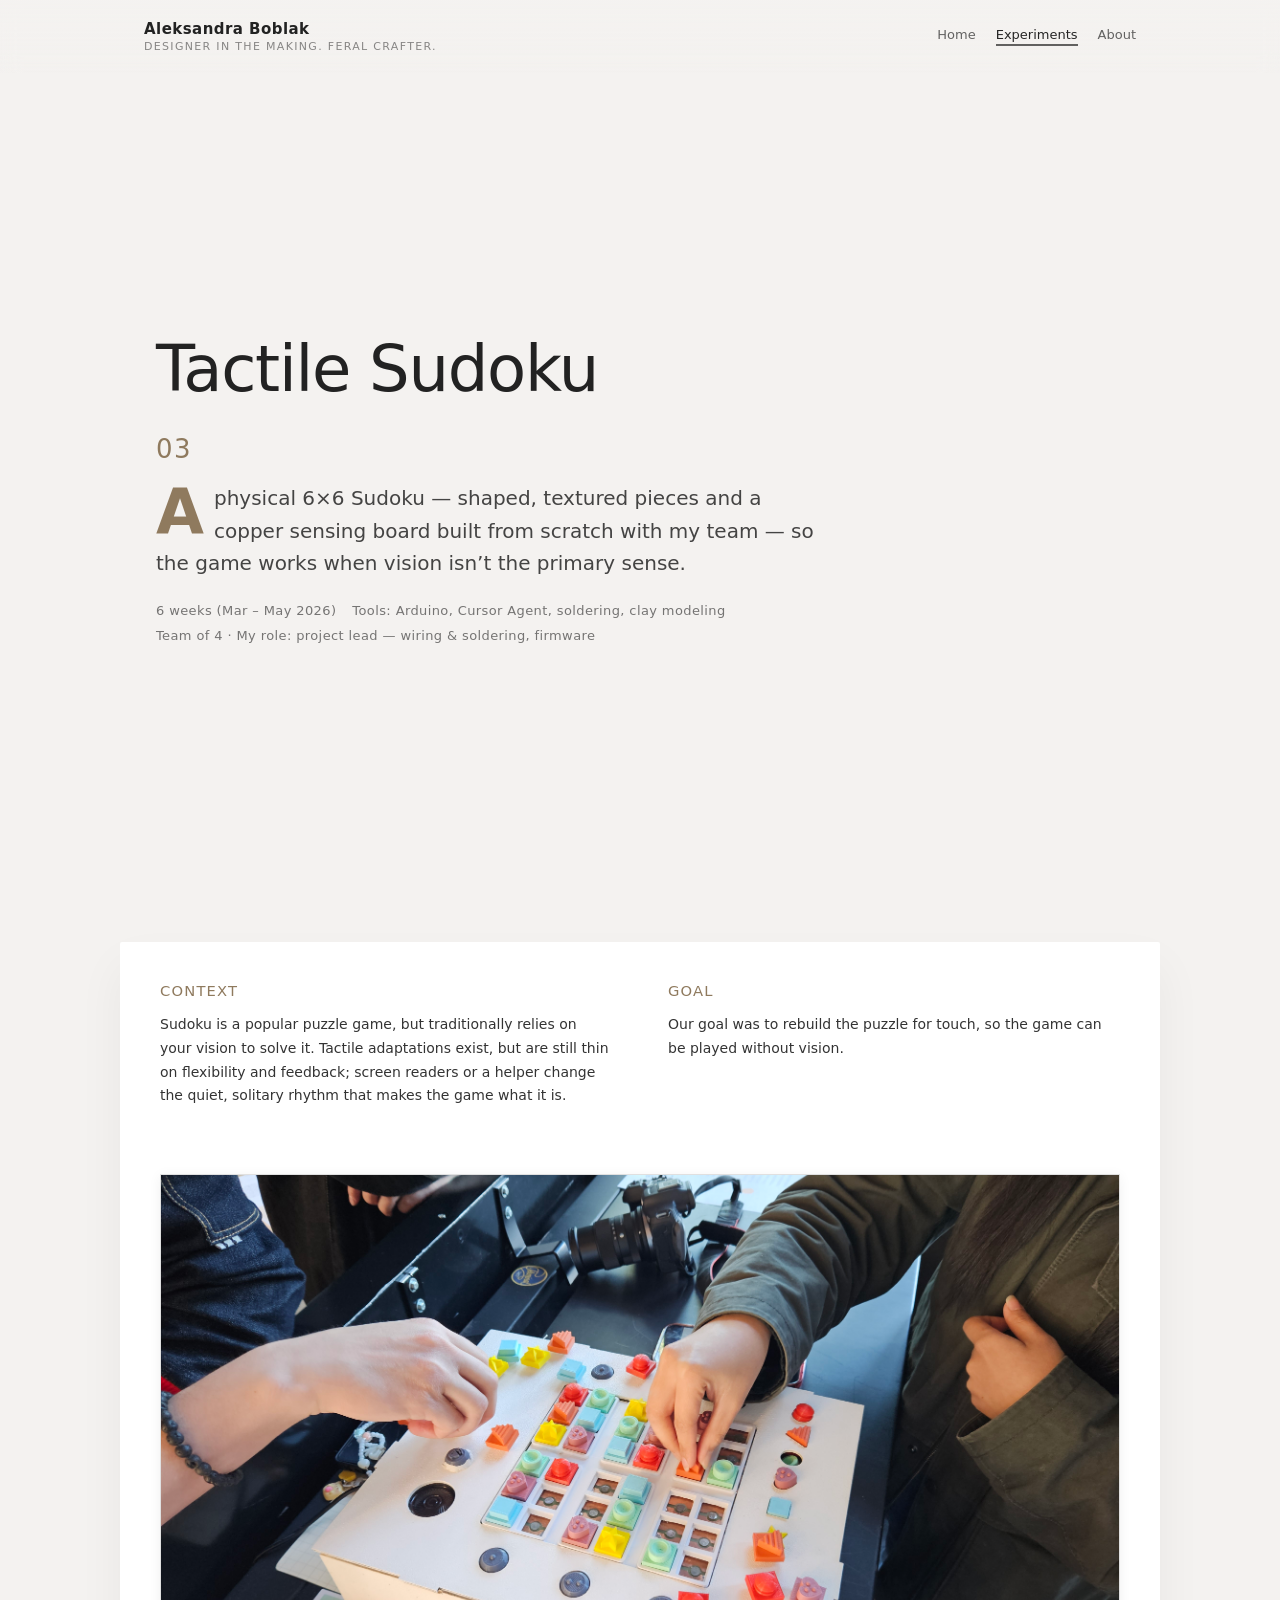
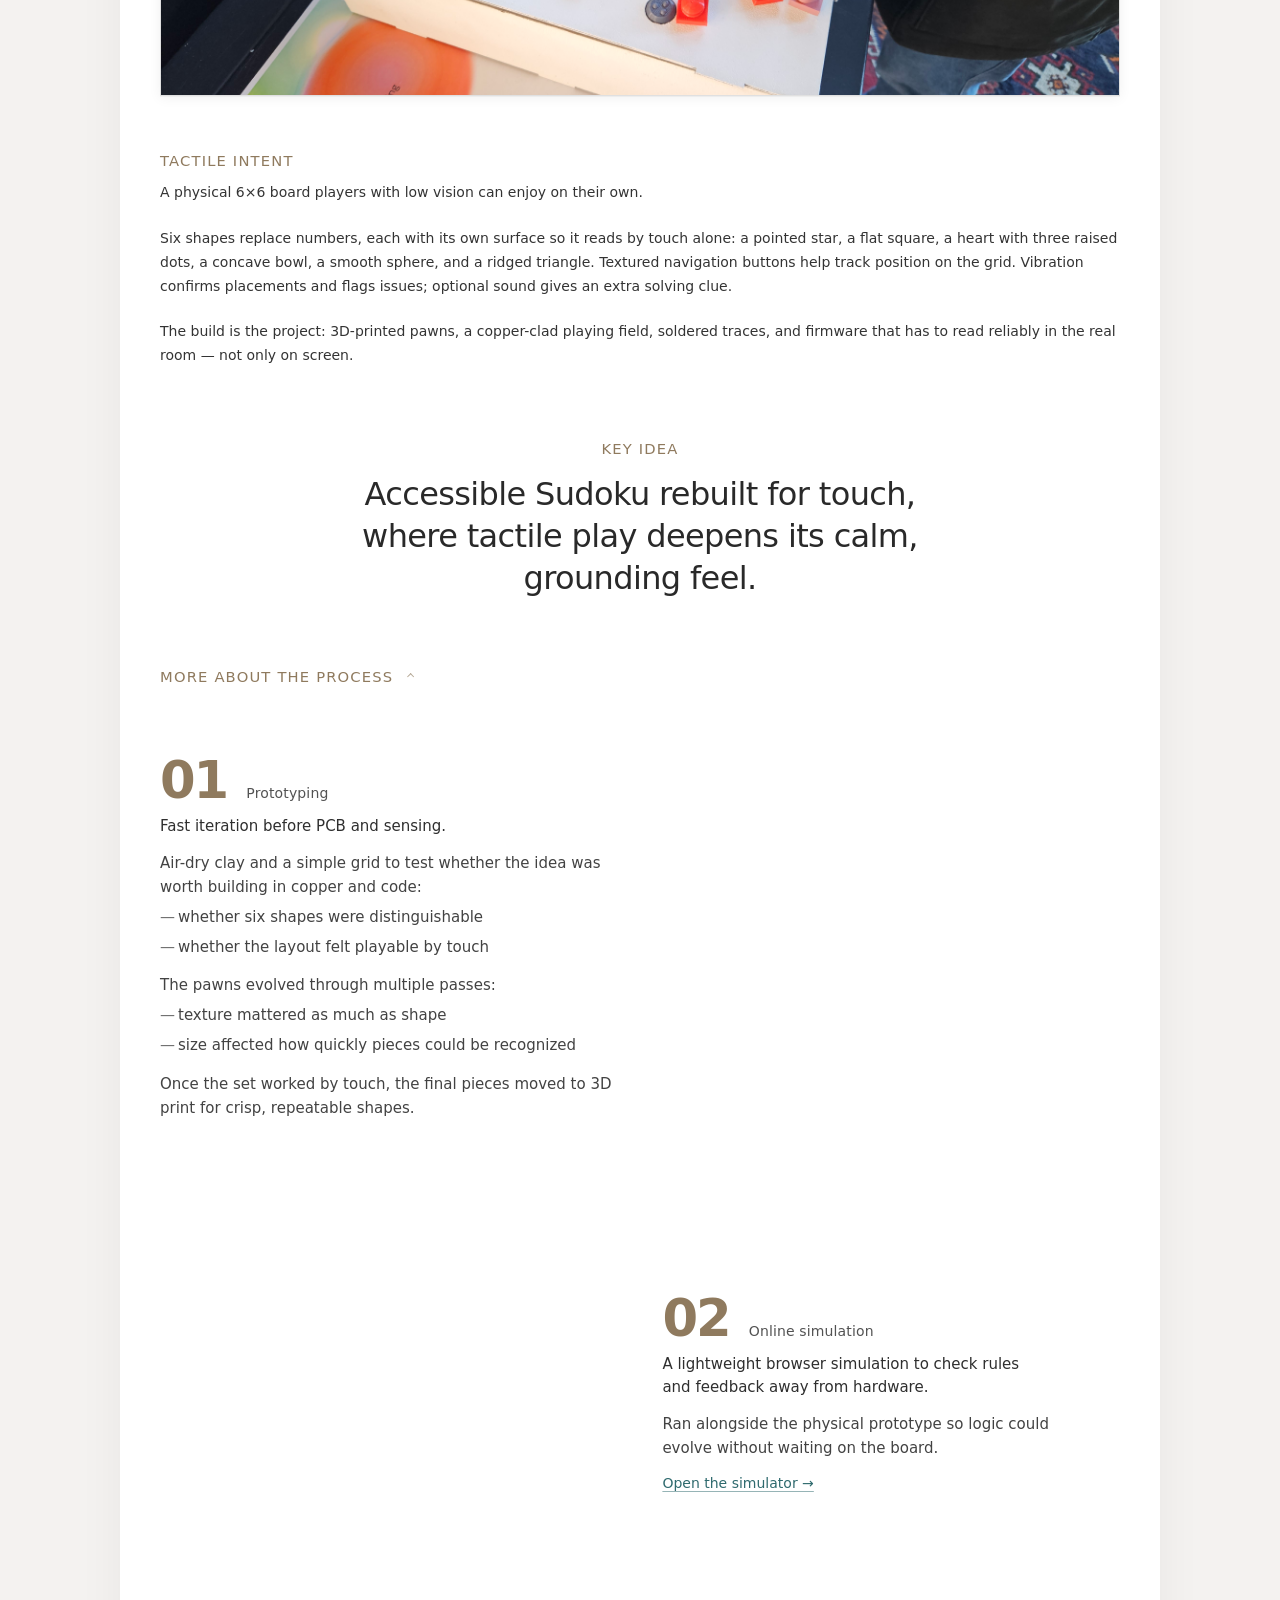
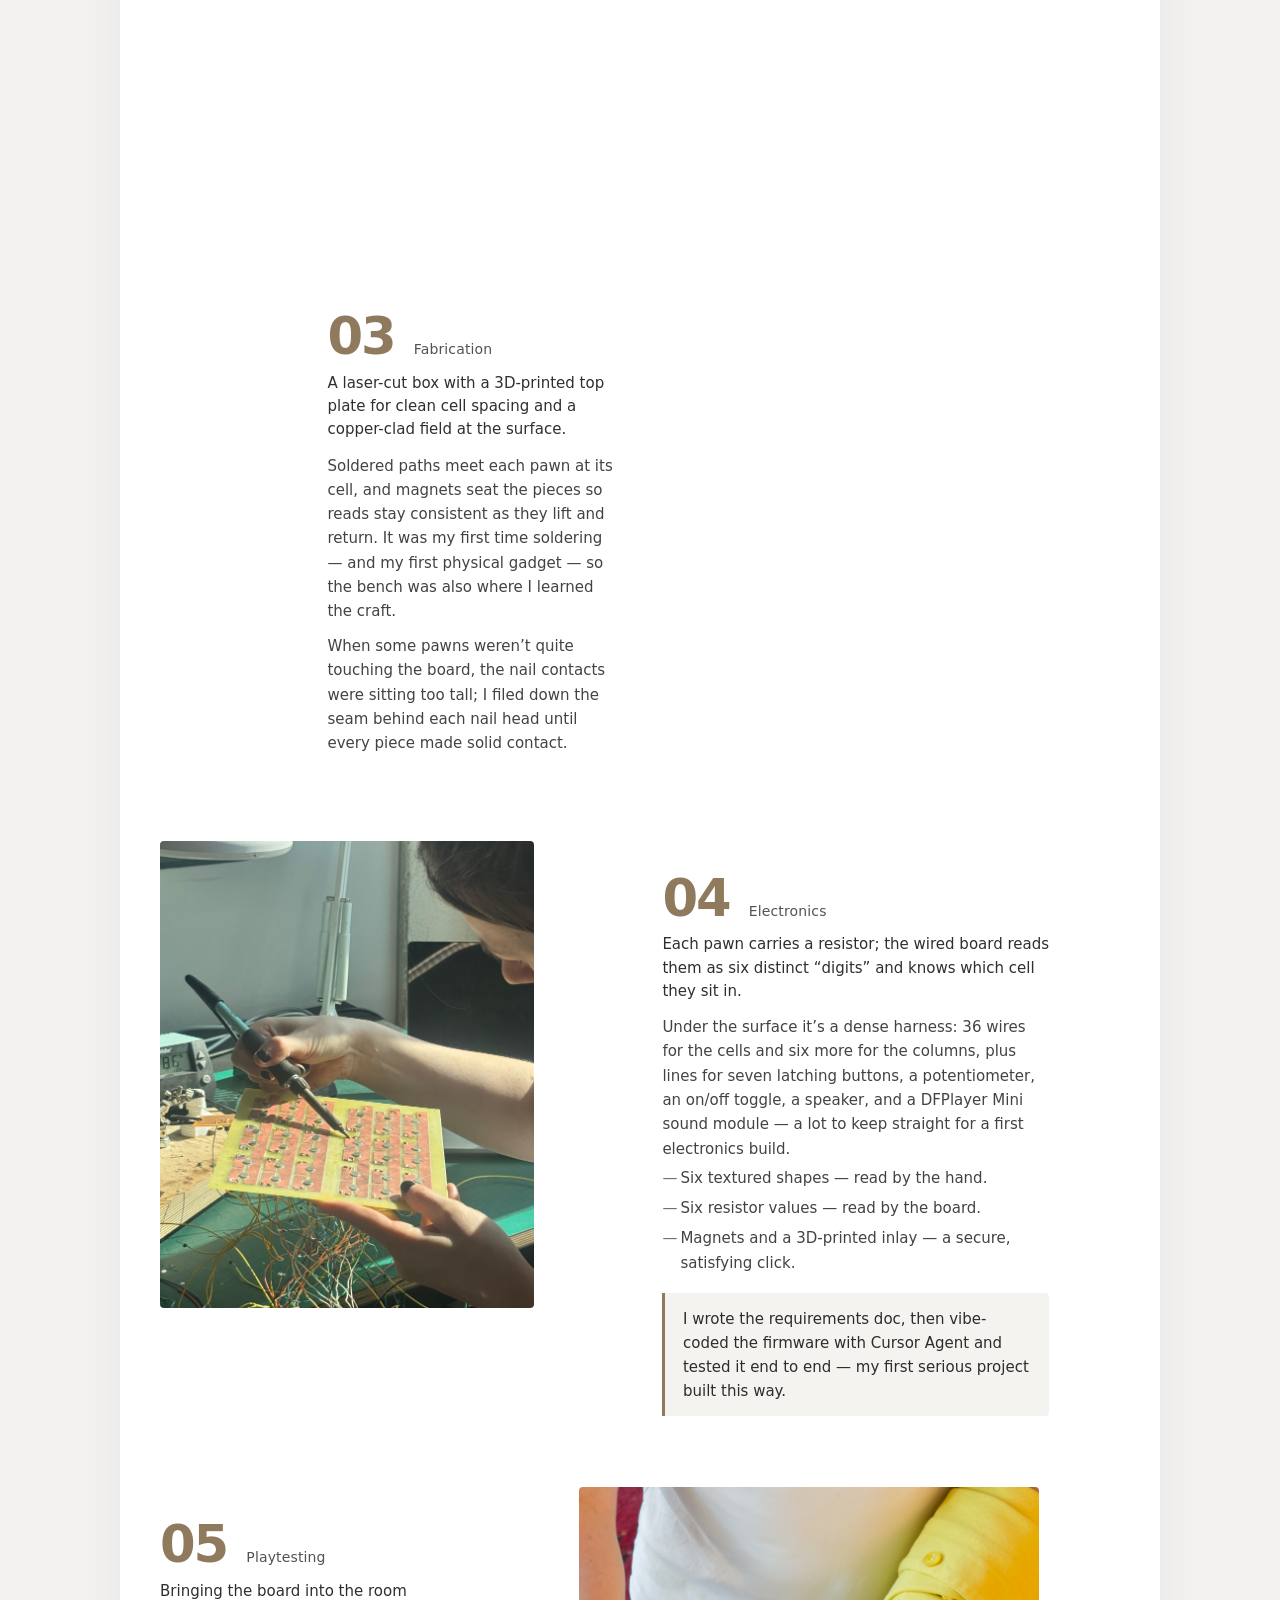
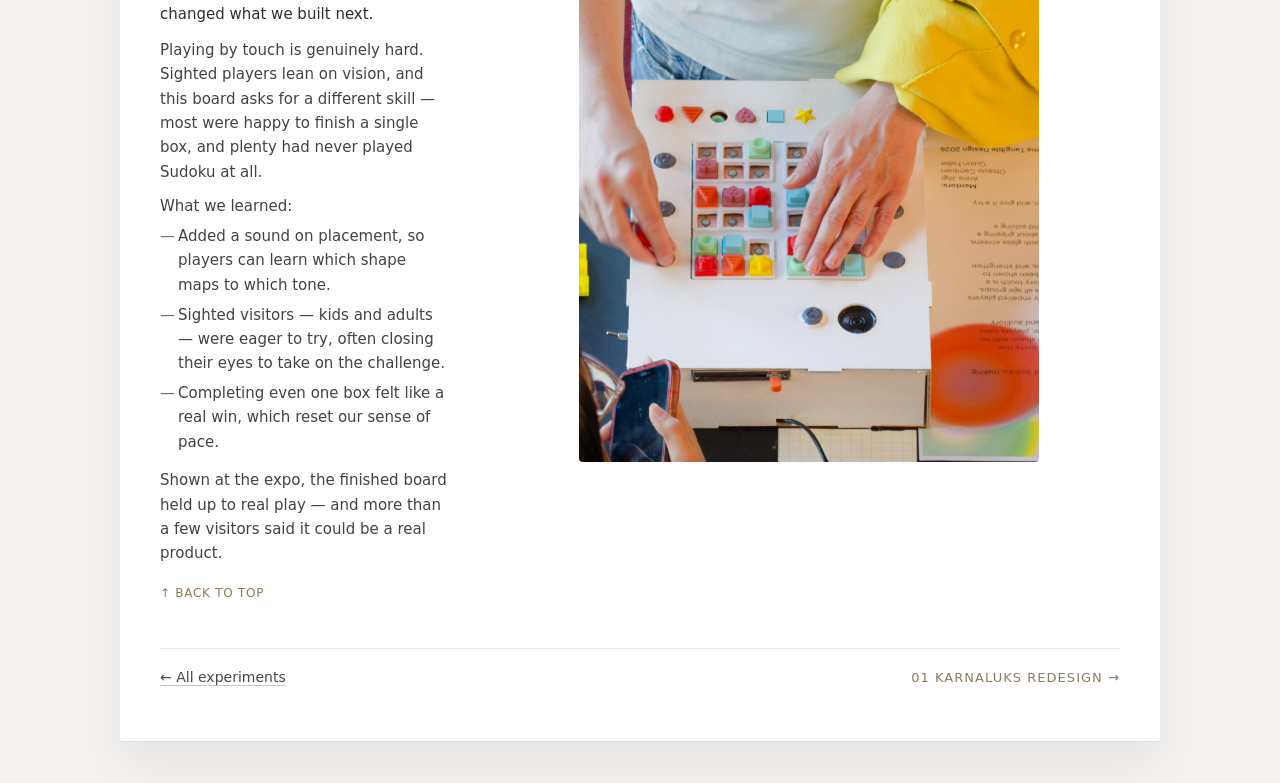
<file: tactile-sudoku.html>
<!DOCTYPE html>
<html lang="en">
  <head>
    <meta charset="UTF-8" />
    <meta name="viewport" content="width=device-width, initial-scale=1" />
    <title>Tactile Sudoku — Aleksandra Boblak</title>
    <link rel="stylesheet" href="styles.css" />
    <script>
      if ("scrollRestoration" in history) history.scrollRestoration = "manual";
      function __resetScrollTop() {
        if (location.hash) return;
        window.scrollTo(0, 0);
        if (document.documentElement) document.documentElement.scrollTop = 0;
        if (document.body) document.body.scrollTop = 0;
      }
      __resetScrollTop();
      window.addEventListener("DOMContentLoaded", __resetScrollTop);
      window.addEventListener("load", __resetScrollTop);
      window.addEventListener("pageshow", __resetScrollTop);
    </script>
  </head>
  <body class="about-page case-study-page tactile-sudoku-page">
    <div class="page">
      <header class="site-header">
        <div class="site-header__inner">
          <a
            href="index.html"
            class="site-identity"
            aria-label="Aleksandra Boblak — home"
          >
            <div class="site-identity__name">Aleksandra Boblak</div>
            <div class="site-identity__tagline">
              Designer in the making. Feral crafter.
            </div>
          </a>

          <nav class="site-nav" aria-label="Main navigation">
            <a href="index.html" class="site-nav__link">Home</a>
            <a href="experiments.html" class="site-nav__link site-nav__link--active"
              >Experiments</a
            >
            <a href="about.html" class="site-nav__link">About</a>
          </nav>
        </div>
      </header>

      <main class="about-main">
        <article class="tactile-sudoku-editorial" aria-labelledby="tactile-sudoku-title">
          <div class="case-study-intro-panel">
            <header class="section case-study-hero">
              <div class="section__inner">
                <h1 class="about-title" id="tactile-sudoku-title">Tactile Sudoku</h1>
                <p class="case-study-project-index" aria-label="Experiment 3 of 3">03</p>
                <p class="case-study-lede editorial-dropcap">
                  A physical 6×6 Sudoku — shaped, textured pieces and a copper sensing
                  board built from scratch with my team — so the game works when vision
                  isn’t the primary sense.
                </p>
                <div class="case-study-hero-meta">
                  <p class="case-study-meta">6 weeks (Mar – May 2026)</p>
                  <p class="case-study-tools">
                    Tools: Arduino, Cursor Agent, soldering, clay modeling
                  </p>
                  <p class="case-study-meta">
                    Team of 4 · My role: project lead — wiring &amp; soldering, firmware
                  </p>
                </div>
              </div>
            </header>
          </div>

          <section class="section tactile-sudoku-editorial__body-section">
            <div class="section__inner tactile-sudoku-editorial__sheet">
              <div
                class="about-columns case-study-context-goal__columns tactile-sudoku-editorial__context-goal"
              >
                <div class="about-column">
                  <p class="section__eyebrow">CONTEXT</p>
                  <p class="section__body-copy">
                    Sudoku is a popular puzzle game, but traditionally relies on your vision to solve it. Tactile 
                    adaptations exist, but are still thin on flexibility and feedback; screen readers or a
                    helper change the quiet, solitary rhythm that makes the game what it is.
                  </p>
                </div>
                <div class="about-column">
                  <p class="section__eyebrow">GOAL</p>
                  <p class="section__body-copy">
                    Our goal was to rebuild the puzzle for touch, so the game can be played without vision.
                  </p>
                </div>
              </div>

              <div class="tactile-sudoku-editorial__rule tactile-sudoku-editorial__rule--spaced" aria-hidden="true"></div>

              <figure class="tactile-sudoku-editorial__main-visual">
                <img
                  src="assets/people_play.jpg"
                  alt="People gathered around the tactile Sudoku board during a play session"
                  width="4000"
                  height="3000"
                  loading="lazy"
                  decoding="async"
                />
              </figure>

              <div class="tactile-sudoku-editorial__intent">
                <p class="section__eyebrow">Tactile intent</p>
                <p class="section__body-copy">
                  A physical 6×6 board players with low vision can enjoy on their own.
                </p>
                <p class="section__body-copy">
                  Six shapes replace numbers, each with its own surface so it reads by
                  touch alone: a pointed star, a flat square, a heart with three raised
                  dots, a concave bowl, a smooth sphere, and a ridged triangle. Textured
                  navigation buttons help track position on the grid. Vibration confirms
                  placements and flags issues; optional sound gives an extra solving clue.
                </p>
                <p class="section__body-copy">
                  The build is the project: 3D-printed pawns, a copper-clad playing field,
                  soldered traces, and firmware that has to read reliably in the real
                  room — not only on screen.
                </p>
              </div>

              <div class="tactile-sudoku-editorial__rule tactile-sudoku-editorial__rule--spaced" aria-hidden="true"></div>

              <div class="case-study-key-idea">
                <p class="section__eyebrow">KEY IDEA</p>
                <p class="case-study-key-idea__text">
                  Accessible Sudoku rebuilt for touch,
                  where tactile play deepens its calm, grounding feel.
                </p>
              </div>

              <details class="case-study-more" open>
                <summary class="case-study-more__summary">
                  More about the process
                </summary>
                <div class="case-study-more__body case-study-editorial">
                  <article
                    class="case-study-editorial__entry case-study-editorial__entry--a"
                    aria-labelledby="tactile-process-prototyping-title"
                  >
                    <div class="case-study-editorial__text">
                      <header class="case-study-editorial__heading">
                        <span class="case-study-editorial__num" aria-hidden="true">01</span>
                        <h3 class="case-study-editorial__title" id="tactile-process-prototyping-title">
                          Prototyping
                        </h3>
                      </header>
                      <p class="case-study-editorial__lede">
                        Fast iteration before PCB and sensing.
                      </p>
                      <p class="case-study-editorial__body">
                        Air-dry clay and a simple grid to test whether the idea was
                        worth building in copper and code:
                      </p>
                      <ul class="about-list">
                        <li>whether six shapes were distinguishable</li>
                        <li>whether the layout felt playable by touch</li>
                      </ul>
                      <p class="case-study-editorial__body">
                        The pawns evolved through multiple passes:
                      </p>
                      <ul class="about-list">
                        <li>texture mattered as much as shape</li>
                        <li>size affected how quickly pieces could be recognized</li>
                      </ul>
                      <p class="case-study-editorial__body">
                        Once the set worked by touch, the final pieces moved to 3D print
                        for crisp, repeatable shapes.
                      </p>
                    </div>
                    <figure class="case-study-editorial__figure">
                      <img
                        class="case-study-editorial__img"
                        src="assets/pawns_separate.jpg"
                        alt="Six tactile Sudoku pawns with distinct shapes and textures laid out on a work surface"
                        width="4000"
                        height="3000"
                        loading="lazy"
                        decoding="async"
                      />
                    </figure>
                  </article>

                  <article
                    class="case-study-editorial__entry case-study-editorial__entry--b"
                    aria-labelledby="tactile-process-simulator-title"
                  >
                    <figure class="case-study-editorial__figure">
                      <img
                        class="case-study-editorial__img"
                        src="assets/simulator.png"
                        alt="Online Sudoku simulation used to validate rules and feedback before and alongside hardware builds"
                        width="1162"
                        height="1358"
                        loading="lazy"
                        decoding="async"
                      />
                    </figure>
                    <div class="case-study-editorial__text">
                      <header class="case-study-editorial__heading">
                        <span class="case-study-editorial__num" aria-hidden="true">02</span>
                        <h3 class="case-study-editorial__title" id="tactile-process-simulator-title">
                          Online simulation
                        </h3>
                      </header>
                      <p class="case-study-editorial__lede">
                        A lightweight browser simulation to check rules and feedback away from hardware.
                      </p>
                      <p class="case-study-editorial__body">
                        Ran alongside the physical prototype so logic could evolve without waiting on the board.
                      </p>
                      <p class="case-study-editorial__link">
                        <a
                          href="https://aleksandraboblak.github.io/tactile-sudoku-simulator/tactile_sudoku_simulator.html"
                          class="link"
                          target="_blank"
                          rel="noopener noreferrer"
                          >Open the simulator →</a>
                      </p>
                    </div>
                  </article>

                  <article
                    class="case-study-editorial__entry case-study-editorial__entry--c"
                    aria-labelledby="tactile-process-fabrication-title"
                  >
                    <div class="case-study-editorial__text">
                      <header class="case-study-editorial__heading">
                        <span class="case-study-editorial__num" aria-hidden="true">03</span>
                        <h3 class="case-study-editorial__title" id="tactile-process-fabrication-title">
                          Fabrication
                        </h3>
                      </header>
                      <p class="case-study-editorial__lede">
                        A laser-cut box with a 3D-printed top plate for clean cell spacing
                        and a copper-clad field at the surface.
                      </p>
                      <p class="case-study-editorial__body">
                        Soldered paths meet each pawn at its cell, and magnets seat the pieces
                        so reads stay consistent as they lift and return. It was my first time
                        soldering — and my first physical gadget — so the bench was also where
                        I learned the craft.
                      </p>
                      <p class="case-study-editorial__body">
                        When some pawns weren’t quite touching the board, the nail contacts were
                        sitting too tall; I filed down the seam behind each nail head until every
                        piece made solid contact.
                      </p>
                    </div>
                    <figure class="case-study-editorial__figure">
                      <img
                        class="case-study-editorial__img"
                        src="assets/pawns_closeup.jpg"
                        alt="Close-up of the tactile Sudoku pawns and their textured surfaces"
                        width="4000"
                        height="3000"
                        loading="lazy"
                        decoding="async"
                      />
                    </figure>
                  </article>

                  <article
                    class="case-study-editorial__entry case-study-editorial__entry--d"
                    aria-labelledby="tactile-process-electronics-title"
                  >
                    <figure class="case-study-editorial__figure">
                      <img
                        class="case-study-editorial__img"
                        src="assets/me_soldering.jpg"
                        alt="Soldering the board’s wiring at a workbench"
                        width="3024"
                        height="4032"
                        loading="lazy"
                        decoding="async"
                      />
                    </figure>
                    <div class="case-study-editorial__text">
                      <header class="case-study-editorial__heading">
                        <span class="case-study-editorial__num" aria-hidden="true">04</span>
                        <h3 class="case-study-editorial__title" id="tactile-process-electronics-title">
                          Electronics
                        </h3>
                      </header>
                      <p class="case-study-editorial__lede">
                        Each pawn carries a resistor; the wired board reads them as six
                        distinct “digits” and knows which cell they sit in.
                      </p>
                      <p class="case-study-editorial__body">
                        Under the surface it’s a dense harness: 36 wires for the cells and six
                        more for the columns, plus lines for seven latching buttons, a
                        potentiometer, an on/off toggle, a speaker, and a DFPlayer Mini sound
                        module — a lot to keep straight for a first electronics build.
                      </p>
                      <ul class="about-list">
                        <li>Six textured shapes — read by the hand.</li>
                        <li>Six resistor values — read by the board.</li>
                        <li>Magnets and a 3D-printed inlay — a secure, satisfying click.</li>
                      </ul>
                      <p class="case-study-editorial__highlight">
                        I wrote the requirements doc, then vibe-coded the firmware with Cursor
                        Agent and tested it end to end — my first serious project built this way.
                      </p>
                    </div>
                  </article>

                  <article
                    class="case-study-editorial__entry case-study-editorial__entry--e"
                    aria-labelledby="tactile-process-playtesting-title"
                  >
                    <div class="case-study-editorial__text">
                      <header class="case-study-editorial__heading">
                        <span class="case-study-editorial__num" aria-hidden="true">05</span>
                        <h3 class="case-study-editorial__title" id="tactile-process-playtesting-title">
                          Playtesting
                        </h3>
                      </header>
                      <p class="case-study-editorial__lede">
                        Bringing the board into the room changed what we built next.
                      </p>
                      <p class="case-study-editorial__body">
                        Playing by touch is genuinely hard. Sighted players lean on vision, and
                        this board asks for a different skill — most were happy to finish a single
                        box, and plenty had never played Sudoku at all.
                      </p>
                      <p class="case-study-editorial__body">What we learned:</p>
                      <ul class="about-list">
                        <li>
                          Added a sound on placement, so players can learn which shape maps to
                          which tone.
                        </li>
                        <li>
                          Sighted visitors — kids and adults — were eager to try, often closing
                          their eyes to take on the challenge.
                        </li>
                        <li>
                          Completing even one box felt like a real win, which reset our sense of pace.
                        </li>
                      </ul>
                      <p class="case-study-editorial__body">
                        Shown at the expo, the finished board held up to real play — and more
                        than a few visitors said it could be a real product.
                      </p>
                    </div>
                    <figure class="case-study-editorial__figure">
                      <img
                        class="case-study-editorial__img"
                        src="assets/person_plays.jpg"
                        alt="A player using the tactile Sudoku board during a playtesting session"
                        width="2988"
                        height="1992"
                        loading="lazy"
                        decoding="async"
                      />
                    </figure>
                  </article>
                </div>
                <p class="case-study-more__back">
                  <a
                    class="case-study-more__back-link"
                    href="#top"
                    onclick="event.preventDefault(); window.scrollTo({ top: 0, behavior: 'smooth' });"
                    >↑ Back to top</a
                  >
                </p>
              </details>

              <div class="case-study-experiment-footer">
                <p class="case-study-back">
                  <a class="link" href="experiments.html">← All experiments</a>
                </p>
                <p class="case-study-experiment-folio editorial-folio__num">
                  <a
                    class="case-study-experiment-folio__link"
                    href="craft-store-redesign.html"
                    aria-label="Karnaluks redesign — open case study"
                    >01
                    <span
                      class="case-study-experiment-folio__label case-study-experiment-folio__label--full"
                      >Karnaluks redesign</span
                    ><span
                      class="case-study-experiment-folio__label case-study-experiment-folio__label--short"
                      >KL redesign</span
                    > →</a
                  >
                </p>
              </div>
            </div>
          </section>
        </article>
      </main>
    </div>
  </body>
</html>
</file>
<file: styles.css>
*,
*::before,
*::after {
  box-sizing: border-box;
}

html,
body {
  margin: 0;
  padding: 0;
}

:root {
  --page-bg: #f4f2f0;
  --header-h: 72px;
  --bottom-nav-h: 0px;
  /* Align main text column with hero headline (“I don’t believe…”) */
  --content-max: 1040px;
  --content-pad-x: 24px;
  /* Editorial sprinkles (experiments + case studies) */
  --editorial-accent: #8f7a5e;
  --editorial-sheet-bg: #ffffff;
  --editorial-sheet-shadow: 0 1px 0 rgba(0, 0, 0, 0.06), 0 24px 48px rgba(0, 0, 0, 0.05);
  --editorial-rule: rgba(0, 0, 0, 0.1);
  --editorial-eyebrow: rgb(143, 122, 94);
  /* Call-to-action color for prototype / simulator / diary links on case studies.
     Muted teal — cool counterpoint to the warm editorial tan, same saturation. */
  --editorial-action: #2f6a6e;
  --editorial-action-hover: #1f5155;
}

/* Full-screen section snapping */
html,
body {
  height: 100%;
}

body {
  font-family: -apple-system, BlinkMacSystemFont, system-ui, -system-ui,
    "SF Pro Text", "Helvetica Neue", Arial, sans-serif;
  color: #222222;
  background: var(--page-bg);
  -webkit-font-smoothing: antialiased;
  scroll-snap-type: y mandatory;
  scroll-padding-top: var(--header-h);
  overflow-y: auto;
}

a {
  color: inherit;
  text-decoration: none;
}

/* Inline text links — calm, readable, minimal */
a.link,
.link {
  color: rgba(0, 0, 0, 0.72);
  text-decoration: underline;
  text-decoration-color: rgba(0, 0, 0, 0.22);
  text-underline-offset: 3px;
  transition: color 0.15s ease, text-decoration-color 0.15s ease;
}

a.link:hover,
.link:hover {
  color: rgba(0, 0, 0, 0.88);
  text-decoration-color: rgba(0, 0, 0, 0.42);
}

a.link:focus-visible,
.link:focus-visible {
  outline: 1px solid rgba(0, 0, 0, 0.35);
  outline-offset: 2px;
}

.page {
  min-height: 100vh;
  display: flex;
  flex-direction: column;
}

.snap-section {
  min-height: 100vh;
  scroll-snap-align: start;
  scroll-snap-stop: always;
  scroll-margin-top: var(--header-h);
  display: flex;
  flex-direction: column;
  justify-content: center;
}

.site-header {
  position: fixed;
  top: 0;
  left: 0;
  right: 0;
  z-index: 10;
  background: linear-gradient(to bottom, rgba(244, 242, 240, 0.92), transparent);
  backdrop-filter: blur(10px);
}

.site-header__inner {
  max-width: var(--content-max);
  margin: 0 auto;
  padding: 20px var(--content-pad-x);
  display: flex;
  align-items: center;
  justify-content: space-between;
  gap: 32px;
  font-size: 13px;
}

a.site-identity {
  text-decoration: none;
  color: inherit;
  display: block;
  cursor: pointer;
}

a.site-identity:hover .site-identity__name,
a.site-identity:hover .site-identity__tagline {
  opacity: 0.82;
}

a.site-identity:focus-visible {
  outline: 2px solid rgba(0, 0, 0, 0.35);
  outline-offset: 3px;
}

.site-identity__name {
  font-size: 15px;
  font-weight: 600;
  letter-spacing: 0.03em;
}

.site-identity__tagline {
  margin-top: 2px;
  font-size: 11px;
  text-transform: uppercase;
  letter-spacing: 0.12em;
  color: rgba(0, 0, 0, 0.45);
}

.site-nav {
  display: flex;
  gap: 20px;
  font-size: 13px;
  flex-wrap: wrap;
}

.site-nav__link {
  position: relative;
  padding-bottom: 4px;
  color: rgba(0, 0, 0, 0.6);
}

.site-nav__link--active {
  color: rgba(0, 0, 0, 0.85);
}

.site-nav__link--active::after {
  content: "";
  position: absolute;
  left: 0;
  right: 0;
  bottom: 0;
  height: 2px;
  background: rgba(0, 0, 0, 0.6);
}

main {
  flex: 1;
}

.snap-container {
  display: block;
}

.hero {
  position: relative;
  height: 100vh;
  min-height: 520px;
  display: flex;
  align-items: center;
  color: #222222;
  background: var(--page-bg);
  overflow: hidden;
}

.hero::after {
  content: "";
  position: absolute;
  left: 0;
  right: 0;
  bottom: 0;
  height: min(280px, 36vh);
  /* Single fade into the same color as `.section` — no overlap hacks */
  background: linear-gradient(
    to bottom,
    rgba(244, 242, 240, 0) 0%,
    rgba(244, 242, 240, 0.12) 52%,
    rgba(244, 242, 240, 0.42) 82%,
    #f4f2f0 100%
  );
  z-index: 2;
  pointer-events: none;
}

.hero__background {
  position: absolute;
  inset: 0;
  overflow: hidden;
  z-index: 0;
}

/* Ripples target — jQuery Ripples samples this background in WebGL.
   Avoid filter: on this node — it dulls the WebGL canvas and makes the photo look muddy. */
.hero__ripple-layer {
  position: absolute;
  inset: 0;
  z-index: 1;
  /* Visible image is provided by .hero__background::after.
     Ripples uses imageUrl in JS, so we keep this layer transparent. */
  background: transparent;
}

.hero__background::before {
  content: "";
  position: absolute;
  inset: 0;
  /* Light touch so the photo stays visible; heavy creams were washing out all color */
  background:
    radial-gradient(circle at 18% 18%, rgba(248, 208, 210, 0.04), transparent 58%),
    radial-gradient(circle at 82% 12%, rgba(212, 224, 246, 0.03), transparent 55%),
    linear-gradient(to bottom, rgba(255, 255, 255, 0.02), rgba(244, 242, 240, 0.08)),
    linear-gradient(
      to bottom,
      rgba(244, 242, 240, 0) 56%,
      rgba(244, 242, 240, 0.05) 82%,
      rgba(244, 242, 240, 0.14) 94%,
      rgba(244, 242, 240, 0.24) 100%
    );
  z-index: 2;
  pointer-events: none;
}

.hero__background::after {
  content: "";
  position: absolute;
  inset: 0;
  z-index: 0;
  background-image: url("assets/hero-sky.webp");
  background-size: cover;
  background-position: center 25%;
  /* Always-visible base image (ripples canvas can wash out on some GPUs). */
  opacity: 1;
  filter: none;
  transform: none;
}

/* When ripples run, this sits above the canvas — keep it very light or the photo disappears */
.hero--ripples-on .hero__background::before {
  background: linear-gradient(
    to bottom,
    rgba(0, 0, 0, 0) 0%,
    rgba(0, 0, 0, 0) 58%,
    rgba(244, 242, 240, 0.12) 88%,
    rgba(244, 242, 240, 0.22) 100%
  );
}

/* Ripples canvas: let the real photo show through */
.hero__ripple-layer canvas {
  opacity: 0.88;
}

/* Let pointer events reach the ripple layer (hero copy has no links) */
.hero--ripples-on .hero__content {
  pointer-events: none;
}

@media (prefers-reduced-motion: reduce) {
  .hero__ripple-layer canvas {
    display: none !important;
  }
}

.hero__content {
  position: relative;
  z-index: 3;
  width: 100%;
  max-width: var(--content-max);
  margin: 0 auto;
  padding: calc(var(--header-h) + 56px) var(--content-pad-x) 80px;
  box-sizing: border-box;
}

.hero__headline {
  margin: 0 0 14px;
  font-size: clamp(34px, 4.6vw, 48px);
  line-height: 1.12;
  font-weight: 400;
  letter-spacing: -0.02em;
}

.hero__subheadline {
  margin: 0;
  font-size: clamp(22px, 2.8vw, 28px);
  line-height: 1.35;
  color: rgba(0, 0, 0, 0.62);
}

.section {
  background: #f4f2f0;
}

.section__inner {
  width: 100%;
  max-width: var(--content-max);
  margin: 0 auto;
  padding: 48px var(--content-pad-x) 40px;
  box-sizing: border-box;
}

.section--experiments {
  border-top: 0;
}

.section__header {
  display: flex;
  justify-content: space-between;
  align-items: flex-end;
  gap: 24px;
  margin-bottom: 32px;
}

.section__eyebrow {
  margin: 0 0 10px;
  font-size: clamp(14px, 1.15vw, 15px);
  letter-spacing: 0.08em;
  text-transform: uppercase;
  font-weight: 400;
  color: rgb(143, 122, 94);
}

h2.section__eyebrow,
h3.section__eyebrow {
  font-weight: 400;
  line-height: inherit;
}

.section__subtitle {
  margin: 0;
  font-size: 15px;
  line-height: 1.55;
  color: rgba(0, 0, 0, 0.7);
}

.section__view-all {
  font-size: 13px;
  color: rgba(0, 0, 0, 0.65);
}

.cards {
  display: grid;
  grid-template-columns: repeat(3, minmax(0, 1fr));
  gap: 20px;
}

.section--experiments-editorial .cards {
  grid-template-columns: repeat(3, minmax(0, 1fr));
}

@media (max-width: 1100px) {
  .section--experiments-editorial .cards {
    grid-template-columns: repeat(2, minmax(0, 1fr));
  }
}

.card {
  background: #ffffff;
  border-radius: 4px;
  overflow: hidden;
  box-shadow: 0 10px 25px rgba(0, 0, 0, 0.03);
  display: flex;
  flex-direction: column;
}

a.card--link {
  text-decoration: none;
  color: inherit;
}

a.card--link:focus-visible {
  outline: 2px solid rgba(0, 0, 0, 0.35);
  outline-offset: 2px;
}

.card__media {
  width: 100%;
  padding-top: 60%;
  background-size: cover;
  background-position: center;
}

.card__media--placeholder {
  background-image: linear-gradient(
    135deg,
    #d9e4f5 0%,
    #f5d9e2 50%,
    #f7f2e7 100%
  );
}

.card__media--cover {
  position: relative;
  padding-top: 0;
  aspect-ratio: 5 / 3;
}

.card__media--cover .card__media-img {
  position: absolute;
  inset: 0;
  width: 100%;
  height: 100%;
  object-fit: cover;
  object-position: top center;
  transition: filter 0.22s ease, opacity 0.22s ease;
}

/* Case study cards on home: calmer image by default; full color on hover/focus */
a.card--link .card__media--cover .card__media-img {
  filter: brightness(0.9) saturate(0.88);
  opacity: 0.92;
}

a.card--link:hover .card__media--cover .card__media-img,
a.card--link:focus-visible .card__media--cover .card__media-img {
  filter: none;
  opacity: 1;
}

@media (prefers-reduced-motion: reduce) {
  .card__media--cover .card__media-img {
    transition: none;
  }
}

/* kl_home_redesign.jpeg — crop thin left-edge artifact (home + legacy experiments media) */
.card__media--cover .card__media-img.media-kl-home-redesign,
.experiments-item__media img.media-kl-home-redesign {
  object-position: 1.4% top center;
}

/* sudokuHands.webp — portrait in 5:3 crop; nudge vertical focal point */
.card__media--cover .card__media-img.media-sudoku-hands {
  object-position: center 48%;
}

/* Experiments mag: keep horizontal nudge, bias vertical toward lower frame */
.experiments-mag__crop img.media-kl-home-redesign {
  object-position: 1.4% 52%;
}

/* First two experiments: show full image (priority), only the third crops for consistency */
#exp-karnaluks .experiments-mag__crop img,
#exp-reno .experiments-mag__crop img {
  object-fit: contain;
  object-position: center;
}

/* Reno tracker: anchor image to top of frame so its top aligns with the title line */
#exp-reno .experiments-mag__crop img {
  object-position: center top;
}

#exp-karnaluks .experiments-mag__crop,
#exp-reno .experiments-mag__crop {
  background: transparent;
  box-shadow: none;
}

.card__body {
  padding: 14px 16px 18px;
}

.card__title {
  margin: 0 0 8px;
  font-size: 17px;
  line-height: 1.3;
  font-weight: 600;
}

.card__description {
  margin: 0;
  font-size: 13px;
  line-height: 1.5;
  color: rgba(0, 0, 0, 0.7);
}

.card__folio {
  display: flex;
  justify-content: space-between;
  align-items: baseline;
  margin: 14px 0 0;
  padding-top: 12px;
  border-top: 1px solid rgba(0, 0, 0, 0.07);
  font-size: 10px;
  letter-spacing: 0.12em;
  text-transform: uppercase;
  color: rgba(0, 0, 0, 0.4);
}

.card__folio-name {
  overflow: hidden;
  text-overflow: ellipsis;
  white-space: nowrap;
  max-width: 72%;
}

.card__folio-num {
  flex-shrink: 0;
  font-size: 12px;
  letter-spacing: 0.08em;
  color: var(--editorial-accent);
}

.section--experiments-editorial .section__header {
  padding-bottom: 18px;
  border-bottom: 0;
  margin-bottom: 28px;
}

.section--experiments-editorial .section__eyebrow {
  color: var(--editorial-eyebrow);
}

.section--experiments-editorial .section__view-all {
  color: rgba(95, 78, 60, 0.62);
}

.section--experiments-editorial .section__view-all:hover {
  color: var(--editorial-accent);
}

/* Over image, aligned like experiments page — number sits a bit outside
   the upper-left corner, most of it above the image edge. */
.section--experiments-editorial .card__media--cover .card__index {
  position: absolute;
  z-index: 2;
  left: clamp(-34px, -2.4vw, -20px);
  top: clamp(-32px, -2.4vw, -16px);
  transform: none;
  font-size: clamp(2.5rem, 6.2vw, 4.85rem);
  font-weight: 600;
  letter-spacing: -0.04em;
  line-height: 0.78;
  color: var(--editorial-accent);
  font-variant-numeric: tabular-nums;
  pointer-events: none;
  -webkit-text-stroke: 1.5px var(--page-bg);
  paint-order: stroke fill;
}

.section--experiments-editorial .card.card--link {
  overflow: visible;
}

.section--experiments-editorial .card__media--cover {
  overflow: visible;
}

.section--experiments-editorial .card__media--cover .card__media-img {
  border-radius: 4px 4px 0 0;
}

.section--experiments-editorial .card__body {
  border-radius: 0 0 4px 4px;
}

/* Shared editorial utilities */
.editorial-rule {
  height: 1px;
  margin: 28px 0 0;
  background: var(--editorial-rule);
}

.editorial-folio {
  display: flex;
  justify-content: space-between;
  align-items: baseline;
  margin-top: 2.5rem;
  padding-top: 1.15rem;
  border-top: 1px solid rgba(0, 0, 0, 0.08);
  font-size: 11px;
  letter-spacing: 0.14em;
  text-transform: uppercase;
  color: rgba(0, 0, 0, 0.42);
}

.editorial-folio__num {
  font-size: 13px;
  letter-spacing: 0.08em;
  color: var(--editorial-accent);
}

.editorial-sheet {
  background: var(--editorial-sheet-bg);
  border-radius: 2px;
  box-shadow: var(--editorial-sheet-shadow);
}

.editorial-sheet--compact {
  padding: clamp(20px, 2.5vw, 28px) clamp(18px, 2.5vw, 28px);
}

.editorial-dropcap {
  display: flow-root;
}

.editorial-dropcap::first-letter {
  float: left;
  margin: 0.08em 10px 0 0;
  font-size: 3.1em;
  line-height: 0.82;
  font-weight: 600;
  color: var(--editorial-accent);
}

.case-study-project-index {
  margin: 6px 0 18px;
  font-size: clamp(20px, 2.6vw, 26px);
  font-weight: 500;
  letter-spacing: 0.06em;
  color: var(--editorial-accent);
}

.case-study-hero .case-study-project-index {
  margin-top: 4px;
  margin-bottom: clamp(16px, 2vh, 22px);
}

.section--about {
  padding-top: clamp(3.5rem, 10vw, 6rem);
  padding-bottom: clamp(3.5rem, 10vw, 6rem);
  overflow-x: clip;
  overflow-y: visible;
}

.section--about .about-stack {
  gap: 5rem;
}

/* Pull “About me” up: offset stack gap so space after copy matches paragraph rhythm */
.section--about .about-bg-anchor + .about-cta {
  margin-top: calc(-5rem + 1.65rem);
}

.section--about .about-connect {
  margin-top: clamp(3.5rem, 6vw, 5.5rem);
}

/* On the snap-scrolled Home "about" panel, push "Let's connect" to the
   bottom of the viewport by letting the stack fill the available height. */
.snap-container .section--about .section__inner--about {
  flex: 1;
  display: flex;
  flex-direction: column;
}

.snap-container .section--about .about-stack {
  flex: 1;
}

.snap-container .section--about .about-connect {
  margin-top: auto;
}

@media (min-width: 700px) {
  .section--about .about-content {
    max-width: min(50%, 36rem);
  }
}

.section__body-copy {
  margin: 12px 0 22px;
  font-size: 14px;
  line-height: 1.7;
  color: rgba(0, 0, 0, 0.8);
}

.about-stack {
  position: relative;
  z-index: 1;
  width: 100%;
  display: flex;
  flex-direction: column;
  gap: 56px;
  align-items: flex-start;
}

.about-content {
  width: 100%;
}

.section__inner--about {
  position: relative;
  z-index: 0;
  overflow: visible;
}

.section--about .about-bg-anchor {
  position: relative;
  z-index: 0;
  width: 100%;
  overflow: visible;
}

/* Wraps watermark + copy so the giant “about” is positioned to the vertical
   midpoint of the copy block (pair height = .about-content height), not the
   whole .about-bg-anchor. */
.section--about .about-bg-pair {
  position: relative;
  width: 100%;
}

.section--about .about-bg-word {
  position: absolute;
  z-index: 0;
  text-transform: none;
  /* Break out of .section__inner so the watermark spans the full visible viewport */
  left: calc(50% - 50svw);
  width: 100svw;
  /* Halfway point of .about-content: pair is the positioned ancestor (height = copy) */
  top: 50%;
  transform: translateY(-50%);
  text-align: center;
  pointer-events: none;
  /* Size from width so “About” spans the screen; vh caps huge glyphs on short viewports (vmin was capping wide layouts) */
  font-size: clamp(10rem, min(38vw, 88vh), 108rem);
  font-weight: 500;
  letter-spacing: -0.058em;
  line-height: 0.82;
  color: rgba(0, 0, 0, 0.022);
  /* Watermark — keep the photo fill from dominating */
  opacity: 0.24;
  white-space: nowrap;
  user-select: none;
}

/* Same photo as .hero__ripple-layer — image clipped to the “About” letterforms */
@supports (-webkit-background-clip: text) or (background-clip: text) {
  .section--about .about-bg-word {
    color: transparent;
    -webkit-text-fill-color: transparent;
    /* Tint toward page bg so it reads softer than raw photo */
    background-image:
      linear-gradient(
        180deg,
        rgba(244, 242, 240, 0.72) 0%,
        rgba(244, 242, 240, 0.52) 100%
      ),
      url("assets/hero-sky.webp");
    background-size: cover;
    background-position: center 25%;
    background-repeat: no-repeat;
    -webkit-background-clip: text;
    background-clip: text;
  }
}

/* Browsers without small-viewport units: classic 100vw breakout */
@supports not (width: 1svw) {
  .section--about .about-bg-word {
    left: calc(50% - 50vw);
    width: 100vw;
  }
}

/* Mobile: copy vertically centred, left-aligned like the rest of the page; huge “About” behind, rotated −90° */
@media (max-width: 699px) {
  .section--about {
    padding-top: clamp(1.75rem, 5vw, 2.5rem);
  }

  /* Home: about snap — content from the top; panel height follows content so
     there’s no dead band above the tab bar. */
  .snap-container .section--about.snap-section {
    justify-content: flex-start;
    min-height: 0;
    min-height: auto;
  }

  .snap-container .section--about {
    /* Extra air after the last experiment card before “A little about me” */
    padding-top: clamp(3.25rem, 10vw, 5rem);
    /* A little space below the links before the bottom tab bar */
    padding-bottom: max(1.25rem, env(safe-area-inset-bottom, 0px));
  }

  /* No full-viewport min-height: a tall .about-bg-anchor + flex-end was leaving a
     large empty band above the copy, far below the last experiment card. */
  .section--about .about-bg-anchor {
    display: block;
    padding-left: 0;
    padding-top: 0;
  }

  /* Pull "About me →" close to the copy on mobile (desktop keeps the
     large negative-margin compensation tied to the 5rem stack gap). */
  .section--about .about-stack {
    gap: 1.5rem;
  }

  /* Home: tighter space under the intro copy than under the “About me →” link */
  .snap-container .section--about .about-stack {
    gap: 0.75rem;
  }

  .section--about .about-bg-anchor + .about-cta {
    margin-top: 0;
  }

  /* Home: don’t push “Let’s connect” to the bottom of the snap panel — that
     leaves a huge gap under “About me →”. Keep it tight to the CTA. */
  .snap-container .section--about .about-connect {
    margin-top: 2rem;
  }

  .section--about .about-bg-anchor .about-content {
    width: 100%;
    max-width: none;
    margin-inline: 0;
    text-align: left;
  }

  .section--about .about-bg-word {
    top: 50%;
    left: 85%;
    right: auto;
    bottom: auto;
    width: max-content;
    max-width: none;
    writing-mode: horizontal-tb;
    text-align: center;
    white-space: nowrap;
    /* Match desktop watermark (inherits body / system stack) */
    font-weight: 500;
    letter-spacing: -0.058em;
    line-height: 0.82;
    /* Same vertical logic as desktop: centroid of .about-paragraphs; centre with −50% / −50% then rotate */
    font-size: clamp(
      10rem,
      min(calc((100vh - 3rem) / 2.95), calc((100vw - 2 * var(--content-pad-x) - 12px) / 0.66)),
      34rem
    );
    font-size: clamp(
      10rem,
      min(calc((100svh - 3rem) / 2.95), calc((100svw - 2 * var(--content-pad-x) - 12px) / 0.66)),
      34rem
    );
    transform: translate(-50%, -50%) rotate(-90deg);
    transform-origin: center center;
  }
}

.section--about .about-bg-anchor .about-content {
  position: relative;
  z-index: 1;
}

.about-paragraphs .section__body-copy {
  margin-top: 0;
  margin-bottom: 1.1rem;
}

.about-paragraphs .section__body-copy:last-child {
  margin-bottom: 1.5rem;
}

.about-cta {
  font-size: 13px;
  line-height: 1.5;
}

.about-connect {
  width: 100%;
  display: flex;
  flex-direction: column;
  gap: 12px;
}

.about-connect .footer-links {
  margin-top: 0;
}

.about-connect .footer-meta {
  margin-top: 10px;
}

.button-link {
  display: inline-flex;
  align-items: center;
  justify-content: center;
  padding: 8px 16px;
  border-radius: 999px;
  border: 1px solid rgba(0, 0, 0, 0.18);
  font-size: 13px;
  background: #ffffff;
  box-shadow: 0 6px 16px rgba(0, 0, 0, 0.04);
}

.site-footer {
  border-top: 1px solid rgba(0, 0, 0, 0.05);
  background: var(--page-bg);
}

.site-footer__inner {
  max-width: var(--content-max);
  margin: 0 auto;
  padding: 26px var(--content-pad-x) 32px;
  font-size: 13px;
  color: rgba(0, 0, 0, 0.7);
}

.footer-contact {
  margin-bottom: 18px;
}

.footer-links {
  display: flex;
  align-items: baseline;
  flex-wrap: wrap;
  column-gap: 0.35rem;
  row-gap: 0.35rem;
  margin-top: 0.5rem;
}

.footer-link {
  color: rgba(0, 0, 0, 0.75);
}

/*
  Tight slot for Email ↔ "Copied" swap: wide enough for "Email →" / "Email ↗",
  without the oversized gap the old 7.75rem rule created.
*/
.footer-link[data-copy-email] {
  display: inline-flex;
  align-items: center;
  gap: 6px;
  /* Room for "Email" + icon and for "Copied" without shifting LinkedIn */
  min-width: 5rem;
  text-align: left;
  vertical-align: baseline;
}

.footer-link--copy .footer-link__icon {
  flex-shrink: 0;
  margin-top: 1px;
  opacity: 0.72;
}

.footer-link--copy .footer-link__icon[hidden] {
  display: none;
}

.footer-meta {
  font-size: 12px;
  color: rgba(0, 0, 0, 0.45);
}

@media (max-width: 800px) {
  :root {
    --header-h: 104px;
  }

  .site-header__inner {
    flex-direction: column;
    align-items: flex-start;
    gap: 10px;
  }

  .site-nav {
    margin-top: 4px;
    gap: 14px;
  }

  .hero {
    height: 100vh;
    min-height: 520px;
  }

  .hero__content {
    padding-top: calc(var(--header-h) + 36px);
    padding-bottom: 56px;
  }

  .section__header {
    flex-direction: column;
    align-items: flex-start;
  }

  .cards {
    grid-template-columns: 1fr;
  }

  /* Home experiments: editorial selector is more specific than `.cards` alone */
  .section--experiments-editorial .cards {
    grid-template-columns: 1fr;
  }
}

@media (max-width: 480px) {
  :root {
    --header-h: 112px;
    --content-pad-x: 16px;
  }

  .section__inner {
    padding-top: 32px;
    padding-bottom: 26px;
  }

  .hero::after {
    height: min(300px, 42vh);
  }
}

/* Mobile: Home / Experiments / About as a bottom tab bar; identity stays in the top header */
@media (max-width: 767px) {
  :root {
    --header-h: 72px;
    --bottom-nav-h: 56px;
  }

  body {
    scroll-padding-bottom: calc(var(--bottom-nav-h) + env(safe-area-inset-bottom, 0px));
    padding-bottom: calc(var(--bottom-nav-h) + env(safe-area-inset-bottom, 0px));
  }

  .site-header__inner {
    flex-direction: row;
    align-items: center;
    justify-content: space-between;
    gap: 16px;
    padding-top: 14px;
    padding-bottom: 14px;
  }

  .site-nav {
    position: fixed;
    bottom: 0;
    left: 0;
    right: 0;
    z-index: 20;
    margin-top: 0;
    max-width: none;
    width: 100%;
    box-sizing: border-box;
    padding: 10px var(--content-pad-x)
      max(12px, calc(env(safe-area-inset-bottom, 0px) + 8px));
    justify-content: space-around;
    align-items: stretch;
    gap: 4px;
    flex-wrap: nowrap;
    background: rgba(244, 242, 240, 0.96);
    backdrop-filter: blur(16px);
    -webkit-backdrop-filter: blur(16px);
    border-top: 1px solid rgba(0, 0, 0, 0.07);
    box-shadow: 0 -4px 28px rgba(0, 0, 0, 0.06);
  }

  .site-nav__link {
    flex: 1 1 0;
    display: flex;
    align-items: center;
    justify-content: center;
    min-height: 44px;
    padding: 8px 6px 10px;
    text-align: center;
    border-radius: 8px;
    -webkit-tap-highlight-color: transparent;
  }

  .site-nav__link--active::after {
    top: 0;
    bottom: auto;
  }
}

/* About page — full-viewport sections + snap (About.html only, not case studies) */
.about-page.case-study-page {
  scroll-snap-type: none;
  scroll-padding-top: 0;
}

.about-page.experiments-page {
  scroll-snap-type: none;
  scroll-padding-top: 0;
}

.about-page.experiments-page .about-main .section {
  min-height: 0;
  padding-top: clamp(22px, 4vh, 48px);
  padding-bottom: clamp(22px, 4vh, 48px);
  display: block;
  scroll-snap-align: unset;
  scroll-snap-stop: normal;
}

.about-page.experiments-page .about-main .section__inner {
  border-top: 0;
}

/* One continuous “index” column (distinct from stacked case-study sheets) */
.about-page.experiments-page .experiments-editorial-mag {
  padding-left: clamp(16px, 4vw, 24px);
  padding-right: clamp(16px, 4vw, 24px);
  padding-bottom: clamp(36px, 5vh, 56px);
}

.about-page.experiments-page .experiments-spread {
  --experiments-spread-pad-x: clamp(20px, 3vw, 32px);
  max-width: min(var(--content-max), 100%);
  margin-left: auto;
  margin-right: auto;
  margin-top: calc(var(--header-h) + 12px);
  padding: clamp(22px, 3vw, 32px) var(--experiments-spread-pad-x)
    clamp(18px, 2.5vw, 28px);
  background: var(--editorial-sheet-bg);
  border-radius: 2px;
  box-shadow: var(--editorial-sheet-shadow);
  overflow: visible;
}

.about-page.experiments-page .experiments-spread .section {
  background: transparent;
  padding-top: 0;
  padding-bottom: 0;
}

.about-page.experiments-page .experiments-spread .experiments-hero .section__inner {
  border-top: 0;
  margin-top: 0;
  padding: 0 0 clamp(14px, 2vh, 20px) 0;
  max-width: none;
  margin-inline: 0;
  background: transparent;
  box-shadow: none;
  border-radius: 0;
}

.about-page.experiments-page .experiments-spread .experiments-hero .editorial-rule {
  display: none;
}

.about-page.experiments-page .experiments-spread .experiments-item .section__inner {
  padding: 0;
  max-width: none;
  margin-inline: 0;
}

.about-page.experiments-page .experiments-spread .experiments-hero + .experiments-item {
  margin-top: clamp(20px, 3vh, 40px);
}

.about-page.experiments-page .experiments-spread .experiments-item + .experiments-item .experiments-item__sheet {
  border-top: 0;
}

.about-page.experiments-page .experiments-spread .experiments-item__sheet {
  background: transparent;
  box-shadow: none;
  border-radius: 0;
}

.about-page.experiments-page .experiments-hero__title {
  margin-bottom: 20px;
}

.experiments-intro {
  margin: 0;
  max-width: 38rem;
  font-size: clamp(17px, 1.85vw, 19px);
  line-height: 1.58;
  color: rgba(0, 0, 0, 0.72);
}

.experiments-item__sheet {
  background: var(--editorial-sheet-bg);
  border-radius: 2px;
  box-shadow: var(--editorial-sheet-shadow);
  padding: clamp(14px, 2.2vw, 20px) clamp(14px, 2vw, 20px) clamp(16px, 2.2vw, 22px);
}

.experiments-page .experiment-tag {
  border-color: rgba(143, 122, 94, 0.22);
}

.experiments-page .experiments-item {
  scroll-margin-top: calc(var(--header-h) + 64px);
  overflow: visible;
}

.experiments-item__inner {
  max-width: 720px;
  margin-inline: auto;
}

.experiments-item__media {
  position: relative;
  width: 100%;
  aspect-ratio: 16 / 9;
  max-height: min(34vh, 320px);
  margin: 0 0 clamp(16px, 2.5vh, 24px);
  border-radius: 4px;
  overflow: hidden;
  background: rgba(0, 0, 0, 0.04);
  box-shadow: 0 12px 40px rgba(0, 0, 0, 0.05);
}

.experiments-item__media img {
  display: block;
  width: 100%;
  height: 100%;
  object-fit: cover;
  object-position: top center;
}

.experiments-item__media--link {
  display: block;
  color: inherit;
  text-decoration: none;
  transition:
    box-shadow 0.22s ease,
    transform 0.22s ease;
}

.experiments-item__media--link:hover {
  box-shadow: 0 16px 48px rgba(0, 0, 0, 0.08);
}

.experiments-item__media--link:focus-visible {
  outline: 2px solid rgba(0, 0, 0, 0.35);
  outline-offset: 4px;
}

.experiments-item__media--placeholder {
  background-image: linear-gradient(
    135deg,
    #d9e4f5 0%,
    #f5d9e2 50%,
    #f7f2e7 100%
  );
  min-height: min(30vh, 260px);
}

.experiments-item__title {
  margin: 0 0 10px;
  font-size: clamp(21px, 2.8vw, 28px);
  line-height: 1.2;
  font-weight: 600;
  letter-spacing: -0.02em;
  color: rgba(0, 0, 0, 0.88);
}

.experiments-item__title-link {
  color: inherit;
  text-decoration: none;
  transition: color 0.15s ease;
}

.experiments-item__title-link:hover {
  color: rgba(0, 0, 0, 0.62);
  text-decoration: underline;
  text-decoration-color: rgba(0, 0, 0, 0.22);
  text-underline-offset: 3px;
}

.experiments-item__title-link:focus-visible {
  outline: 2px solid rgba(0, 0, 0, 0.35);
  outline-offset: 3px;
}

.experiments-item__title-sup {
  margin-left: 0.35em;
  font-size: 13px;
  line-height: 0;
  font-weight: inherit;
  letter-spacing: 0.02em;
  color: rgba(0, 0, 0, 0.5);
  vertical-align: super;
}

.experiments-item__description {
  margin: 0 0 14px;
  max-width: 40rem;
  font-size: 15px;
  line-height: 1.6;
  color: rgba(0, 0, 0, 0.74);
}

.experiments-item__descriptor {
  margin: 0 0 14px;
  max-width: 42rem;
  font-size: 13px;
  line-height: 1.5;
  color: rgba(0, 0, 0, 0.5);
  letter-spacing: 0.02em;
}

.experiments-item__content .experiment-tags {
  margin-top: 0;
  margin-bottom: 0;
}

.experiments-item__action {
  margin: 16px 0 0;
  font-size: 14px;
}

.experiments-item__note {
  margin: 0 0 10px;
  font-size: 12px;
  letter-spacing: 0.06em;
  font-weight: 600;
  color: rgba(0, 0, 0, 0.5);
}

/* Experiments — editorial row: compact visual + copy, index top-left */
.about-page.experiments-page .experiments-editorial-mag .experiments-item__inner {
  max-width: min(var(--content-max), 100%);
  overflow: visible;
}

.experiments-item__sheet.experiments-mag {
  position: relative;
  overflow: visible;
  /* Left: inner margin inside the white card so half the index (translateX -50%) sits on white, not on the image */
  padding-top: clamp(34px, 4.5vw, 52px);
  padding-right: clamp(16px, 2.4vw, 28px);
  padding-bottom: clamp(22px, 3vw, 34px);
  padding-left: clamp(52px, 8.5vw, 92px);
}

.experiments-mag__grid {
  display: grid;
  grid-template-columns: minmax(0, 1fr) minmax(0, 1fr);
  gap: clamp(20px, 3.5vw, 44px);
  align-items: stretch;
}

.experiments-mag__visual {
  min-width: 0;
  display: flex;
}

.experiments-mag__frame {
  position: relative;
  display: block;
  width: 100%;
  max-width: 100%;
  height: 100%;
}

.experiments-mag__frame--link {
  color: inherit;
  text-decoration: none;
}

.experiments-mag__frame--link:focus-visible {
  outline: 2px solid rgba(0, 0, 0, 0.35);
  outline-offset: 4px;
}

.experiments-mag__crop {
  position: relative;
  overflow: hidden;
  border-radius: 4px;
  background: rgba(0, 0, 0, 0.04);
  box-shadow: 0 12px 40px rgba(0, 0, 0, 0.05);
  width: 100%;
  height: 100%;
}

.experiments-mag__crop img {
  display: block;
  width: 100%;
  height: 100%;
  object-fit: cover;
  /* Slightly below center so taller crops reveal more of the lower image */
  object-position: 50% 48%;
}

.experiments-mag__crop--landscape-compact {
  aspect-ratio: 1438 / 1500;
  min-height: min(58vh, 520px);
  max-width: 100%;
}

.experiments-mag__crop--landscape-compact img {
  transition: filter 0.22s ease, opacity 0.22s ease;
  filter: brightness(0.92) saturate(0.9) contrast(0.99);
  opacity: 0.94;
}

.experiments-mag__frame--link:hover .experiments-mag__crop--landscape-compact img,
.experiments-mag__frame--link:focus-visible .experiments-mag__crop--landscape-compact img {
  filter: none;
  opacity: 1;
}

@media (prefers-reduced-motion: reduce) {
  .experiments-mag__crop--landscape-compact img {
    transition: none;
  }
}

.experiments-mag__crop--placeholder {
  min-height: min(44vh, 360px);
  background-image: linear-gradient(
    135deg,
    #d9e4f5 0%,
    #f5d9e2 50%,
    #f7f2e7 100%
  );
}

/* Straddle outer edge of experiments spread (half in page gutter, half on white) */
.experiments-mag__index {
  position: absolute;
  z-index: 2;
  left: clamp(10px, 1.6vw, 22px);
  top: clamp(18px, 3vw, 36px);
  transform: none;
  font-size: clamp(2.75rem, 6.5vw, 5.25rem);
  font-weight: 600;
  letter-spacing: -0.04em;
  line-height: 0.78;
  color: var(--editorial-accent);
  font-variant-numeric: tabular-nums;
  pointer-events: none;
  -webkit-text-stroke: 1.5px rgba(255, 255, 255, 0.95);
  paint-order: stroke fill;
  text-shadow: 0 1px 1px rgba(0, 0, 0, 0.12);
}

@media (max-width: 720px) {
  .experiments-mag__grid {
    grid-template-columns: 1fr;
    align-items: start;
  }

  .experiments-item__sheet.experiments-mag {
    padding-left: clamp(40px, 11vw, 64px);
  }

  .experiments-mag__visual {
    display: block;
  }

  .experiments-mag__frame {
    width: 100%;
    height: auto;
  }

  .experiments-mag__crop--landscape-compact {
    aspect-ratio: 4 / 3;
    min-height: 0;
    max-width: 100%;
  }
}

.about-page:not(.case-study-page):not(.experiments-page) {
  scroll-snap-type: y mandatory;
  scroll-padding-top: var(--header-h);
}

.about-main .section {
  min-height: auto;
  padding-top: 42px;
  padding-bottom: 42px;
}

.about-page:not(.case-study-page):not(.experiments-page) .about-main .section {
  min-height: 100vh;
  padding-top: 0;
  padding-bottom: 0;
  scroll-snap-align: start;
  scroll-snap-stop: always;
  scroll-margin-top: var(--header-h);
  display: flex;
  flex-direction: column;
  justify-content: center;
}

.about-main .section__inner {
  border-top: 1px solid rgba(0, 0, 0, 0.08);
  padding-top: 36px;
}

.case-study-page .about-main .section__inner {
  border-top: 0;
}

.about-main .about-hero .section__inner {
  border-top: 0;
  padding-top: calc(var(--header-h) + 36px);
}

/* About page hero: reuse home "hero-sky", shift crop for variety */
.about-page .about-hero {
  position: relative;
  overflow: hidden;
}

.about-page .about-hero::before {
  content: "";
  position: absolute;
  inset: 0;
  z-index: 0;
  pointer-events: none;
  /* Keep legacy hook, but don't paint anything here (we render via .about-hero__background). */
}

.about-hero__background {
  position: absolute;
  inset: 0;
  z-index: 0;
  overflow: hidden;
  pointer-events: none;
}

.about-hero__background::after {
  content: "";
  position: absolute;
  inset: 0;
  z-index: 0;
  background-image: url("assets/hero-sky.webp");
  background-size: cover;
  /* Different crop vs home (home is center 25%) */
  background-position: 70% 32%;
  opacity: 1;
  filter: none;
  transform: scaleX(-1);
}

.about-hero__ripple-layer {
  position: absolute;
  inset: 0;
  z-index: 1;
  background: transparent;
  pointer-events: auto;
}

.about-hero__ripple-layer canvas {
  opacity: 0.88;
}

.about-page .about-hero.hero--ripples-on > .section__inner {
  pointer-events: none;
}

.about-page .about-hero::after {
  content: "";
  position: absolute;
  inset: 0;
  z-index: 2;
  pointer-events: none;
  background:
    radial-gradient(circle at 22% 18%, rgba(248, 208, 210, 0.18), transparent 58%),
    radial-gradient(circle at 78% 14%, rgba(212, 224, 246, 0.14), transparent 55%),
    linear-gradient(to bottom, rgba(255, 255, 255, 0.10), rgba(244, 242, 240, 0.40)),
    linear-gradient(
      to bottom,
      rgba(244, 242, 240, 0) 38%,
      rgba(244, 242, 240, 0.22) 70%,
      rgba(244, 242, 240, 0.64) 88%,
      rgba(244, 242, 240, 1) 96%,
      var(--page-bg) 100%
    );
}

/* When ripples run on About, keep the wash light so the photo stays visible */
.about-page .about-hero.hero--ripples-on::after {
  background:
    radial-gradient(circle at 22% 18%, rgba(248, 208, 210, 0.10), transparent 58%),
    radial-gradient(circle at 78% 14%, rgba(212, 224, 246, 0.08), transparent 55%),
    linear-gradient(to bottom, rgba(255, 255, 255, 0.04), rgba(244, 242, 240, 0.14)),
    linear-gradient(
      to bottom,
      rgba(244, 242, 240, 0) 44%,
      rgba(244, 242, 240, 0.10) 78%,
      rgba(244, 242, 240, 0.24) 92%,
      var(--page-bg) 100%
    );
}

.about-page .about-hero > .section__inner {
  position: relative;
  z-index: 3;
}

.about-page:not(.case-study-page) .about-values {
  position: relative;
  /* Slightly above --page-bg (#f4f2f0) for a lighter band without breaking the hero seam */
  background-color: #f8f6f4;
  overflow: hidden;
}

.about-page:not(.case-study-page) .about-values::before {
  content: "";
  position: absolute;
  inset: 0;
  z-index: 0;
  pointer-events: none;
  background-image:
    linear-gradient(
      180deg,
      var(--page-bg) 0%,
      rgba(248, 246, 244, 0) 18%,
      rgba(248, 246, 244, 0) 86%,
      var(--page-bg) 100%
    ),
    linear-gradient(
      180deg,
      rgba(255, 255, 255, 0.38) 0%,
      rgba(250, 248, 246, 0.55) 45%,
      rgba(247, 245, 243, 0.42) 100%
    ),
    radial-gradient(ellipse 85% 60% at 22% 26%, rgba(248, 208, 210, 0.18), transparent),
    radial-gradient(ellipse 75% 55% at 78% 16%, rgba(212, 224, 246, 0.14), transparent);
  background-size: 100% 100%, 100% 100%, 100% 100%, 100% 100%;
  background-position: 0 0, 0 0, 0 0, 0 0;
  background-repeat: no-repeat;
}

.about-page:not(.case-study-page) .about-values .section__inner {
  position: relative;
  z-index: 1;
  border-top: 0;
}

.about-page:not(.case-study-page) .about-experiments .section__inner {
  border-top: 0;
}

.about-title {
  margin: 0 0 28px;
  font-size: clamp(42px, 5.5vw, 64px);
  line-height: 1.05;
  letter-spacing: -0.02em;
  font-weight: 500;
}

.about-lead {
  margin: 0 0 24px;
  max-width: 820px;
  font-size: clamp(26px, 2.8vw, 30px);
  line-height: 1.48;
  color: rgba(0, 0, 0, 0.78);
}

.about-lead.about-lead--rest {
  margin-bottom: 18px;
  font-size: clamp(14px, 1.7vw, 16px);
  line-height: 1.7;
  color: rgba(0, 0, 0, 0.8);
}

/* Softer hero text on the About page — calmer, less stark */
.about-hero .about-title {
  color: rgba(0, 0, 0, 0.82);
}

.about-hero .about-lead {
  color: rgba(0, 0, 0, 0.7);
}

.about-hero .about-lead.about-lead--rest {
  color: rgba(0, 0, 0, 0.66);
}

.about-columns {
  display: grid;
  grid-template-columns: repeat(2, minmax(0, 1fr));
  gap: 48px;
}

.about-column .section__eyebrow {
  margin-bottom: 14px;
}

.about-list {
  margin: 0;
  padding-left: 0;
  list-style: none;
  color: rgba(0, 0, 0, 0.78);
}

.about-list li {
  position: relative;
  margin: 0 0 12px;
  padding-left: 18px;
  line-height: 1.5;
}

.about-list li::before {
  content: "—";
  position: absolute;
  left: 0;
  color: rgba(0, 0, 0, 0.56);
}

.about-experiments-list {
  display: flex;
  flex-direction: column;
  gap: 1.65rem;
  margin: 1.75rem 0 0;
  padding: 0;
  list-style: none;
  max-width: 38rem;
}

.about-experiments-list__item {
  position: relative;
  margin: 0;
  padding: 0 0 0 28px;
}

.about-experiments-list__item::before {
  content: "—";
  position: absolute;
  left: 0;
  top: 0;
  display: flex;
  align-items: center;
  height: calc(15px * 1.35);
  font-size: 15px;
  line-height: 1;
  color: rgba(0, 0, 0, 0.52);
  font-weight: 400;
  pointer-events: none;
}

.about-experiments-list__title {
  margin: 0 0 0.4rem;
  font-size: 15px;
  font-weight: 600;
  line-height: 1.35;
  letter-spacing: -0.01em;
  color: rgba(0, 0, 0, 0.88);
}

.about-experiments-list__lead {
  margin: 0 0 0.45rem;
  font-size: 14px;
  line-height: 1.55;
  color: rgba(0, 0, 0, 0.76);
}

.about-experiments-list__insight {
  margin: 0;
  font-size: 13px;
  line-height: 1.45;
  color: rgba(0, 0, 0, 0.48);
  font-style: italic;
}

.experiment-table-wrap {
  margin-top: 22px;
  overflow-x: auto;
}

.experiment-table {
  width: 100%;
  min-width: 760px;
  border-collapse: collapse;
  font-size: 14px;
  line-height: 1.5;
  color: rgba(0, 0, 0, 0.8);
}

.experiment-table thead th {
  vertical-align: top;
  text-align: left;
  font-size: 12px;
  letter-spacing: 0.12em;
  text-transform: uppercase;
  color: rgba(0, 0, 0, 0.5);
  font-weight: 600;
  padding: 14px 12px 13px;
  line-height: 1.35;
}

.experiment-table tbody td {
  vertical-align: top;
  padding: 14px 12px;
}

.experiment-table tbody td:first-child {
  width: 27%;
  font-size: 15px;
  font-weight: 500;
  line-height: 1.4;
}

.experiment-tags {
  margin-top: 7px;
  display: flex;
  flex-wrap: wrap;
  gap: 6px;
}

.experiment-tag {
  display: inline-flex;
  align-items: center;
  padding: 2px 8px;
  border-radius: 999px;
  border: 1px solid rgba(0, 0, 0, 0.14);
  font-size: 11px;
  letter-spacing: 0.03em;
  color: rgba(0, 0, 0, 0.62);
  font-weight: 500;
  background: rgba(255, 255, 255, 0.66);
}

.experiment-note {
  margin-top: 6px;
  font-size: 12px;
  line-height: 1.35;
  color: rgba(0, 0, 0, 0.55);
  font-style: italic;
}

/* Inline code — readable monospace, barely-there fill */
.code-inline {
  font-family: ui-monospace, SFMono-Regular, "SF Mono", Menlo, Consolas, monospace;
  font-size: 0.92em;
  font-style: normal;
  color: rgba(0, 0, 0, 0.72);
  background: rgba(0, 0, 0, 0.045);
  padding: 0.04em 0.22em;
  border-radius: 4px;
  letter-spacing: -0.02em;
}

.experiment-table tbody td:nth-child(2) {
  width: 25%;
}

.experiment-table tbody td:nth-child(3) {
  width: 20%;
}

.experiment-table tbody td:nth-child(4) {
  width: 28%;
}

.about-main .about-connect .section__inner {
  display: block;
  border-top: 0;
}

.about-main .about-connect .footer-links {
  margin-top: 0;
}

/* Case study pages — same rhythm as About, no new layout system */
.case-study-page .case-study-hero .section__inner {
  border-top: 0;
  margin-top: calc(var(--header-h) + 14px);
  padding-top: clamp(16px, 2.2vw, 26px);
}

.case-study-page .case-study-hero .about-title {
  margin-bottom: 20px;
}

.case-study-hero .about-title:has(+ .case-study-project-index) {
  margin-bottom: 4px;
}

.case-study-meta {
  margin: 1.25rem 0 0;
  font-size: 13px;
  line-height: 1.5;
  color: rgba(0, 0, 0, 0.52);
  letter-spacing: 0.03em;
}

.case-study-hero-meta {
  display: flex;
  flex-wrap: wrap;
  align-items: baseline;
  column-gap: 1rem;
  row-gap: 0.35rem;
}

.case-study-hero-meta .case-study-meta,
.case-study-hero-meta .case-study-tools {
  margin: 0;
}

.case-study-page:not(.tactile-sudoku-page) .case-study-hero .section__inner {
  background: var(--editorial-sheet-bg);
  border-radius: 2px;
  box-shadow: var(--editorial-sheet-shadow);
  padding-left: clamp(22px, 3vw, 36px);
  padding-right: clamp(22px, 3vw, 36px);
  padding-bottom: clamp(24px, 3vw, 36px);
}

.case-study-page:not(.tactile-sudoku-page) .section__eyebrow {
  color: var(--editorial-eyebrow);
}

.case-study-page:not(.tactile-sudoku-page) .case-study-key-idea {
  border-top: 1px solid rgba(143, 122, 94, 0.22);
  padding-top: 2.75rem;
}

.case-study-page:not(.tactile-sudoku-page) .case-study-designed > .section__inner {
  border-top-color: rgba(143, 122, 94, 0.18);
}

/* Renovation — hero on page bg; body on shared case-study-sheet-stack */
.case-study-page.case-study-page--reno-plain:not(.tactile-sudoku-page) .section__eyebrow {
  color: rgb(143, 122, 94);
}

.case-study-page.case-study-page--reno-plain:not(.tactile-sudoku-page) .case-study-key-idea {
  border-top: 0;
  padding-top: 3.25rem;
}

/* First screen: full-viewport intro (title, overview, tags) on page background — all case studies */
.case-study-page .case-study-intro-panel {
  min-height: 100vh;
  min-height: 100dvh;
  display: flex;
  flex-direction: column;
  justify-content: center;
  padding-block: clamp(8px, 3vh, 32px);
  box-sizing: border-box;
}

.case-study-page .case-study-intro-panel > .section {
  flex-shrink: 0;
}

.case-study-page .case-study-intro-panel .case-study-hero {
  padding-top: 0;
  padding-bottom: 0;
}

.case-study-page .case-study-intro-panel .case-study-hero .section__inner {
  background: transparent;
  box-shadow: none;
  border-radius: 0;
  padding-left: clamp(22px, 3vw, 36px);
  padding-right: clamp(22px, 3vw, 36px);
  padding-top: clamp(14px, 2.5vh, 24px);
  padding-bottom: clamp(12px, 3vh, 36px);
}

.case-study-page .case-study-intro-panel .case-study-hero .about-title {
  margin-bottom: clamp(20px, 3.5vh, 36px);
}

.case-study-page .case-study-intro-panel .case-study-hero .case-study-lede {
  line-height: 1.62;
  max-width: 42rem;
}

.case-study-hero .case-study-lede + .case-study-hero-meta {
  margin-top: 1.35rem;
}

.case-study-page .case-study-hero-tags .experiment-tag {
  border-color: rgba(143, 122, 94, 0.22);
}

.case-study-sheet-stack {
  max-width: var(--content-max);
  margin: 0 auto 48px;
  padding: 0 clamp(22px, 3vw, 36px) clamp(4px, 1vh, 12px);
  box-sizing: border-box;
  background: var(--editorial-sheet-bg);
  box-shadow: var(--editorial-sheet-shadow);
  border-radius: 2px;
}

.case-study-sheet-stack > .section {
  padding-top: 0;
  padding-bottom: 0;
  background: transparent;
}

.case-study-sheet-stack > .section .section__inner {
  padding-top: clamp(28px, 3vh, 40px);
  padding-bottom: clamp(28px, 3vh, 40px);
}

.case-study-sheet-stack > .section:first-child .section__inner {
  padding-top: clamp(32px, 3.5vh, 44px);
}

.case-study-sheet-stack > .section:not(:first-child) .section__inner {
  border-top: 1px solid rgba(0, 0, 0, 0.07);
}

.case-study-page--karnaluks .case-study-sheet-stack > .case-study-designed > .section__inner {
  flex: 1;
  display: flex;
  flex-direction: column;
  background: transparent;
  box-shadow: none;
  border-radius: 0;
  border-top: 1px solid rgba(0, 0, 0, 0.07);
}

.case-study-page--karnaluks .case-study-designed {
  min-height: 100vh;
  min-height: 100dvh;
  display: flex;
  flex-direction: column;
  justify-content: flex-start;
  padding-top: clamp(20px, 4vh, 56px);
  padding-bottom: 20px;
  box-sizing: border-box;
}

/* Sheet dividers off except: after CONTEXT/GOAL (see .case-study-designed) + footer bar */
.case-study-page--karnaluks .case-study-sheet-stack > .section:not(:first-child) .section__inner,
.case-study-page--reno-plain .case-study-sheet-stack > .section:not(:first-child) .section__inner {
  border-top: none;
}

.case-study-page--reno-plain .case-study-sheet-stack > .case-study-designed > .section__inner {
  border-top: 1px solid rgba(143, 122, 94, 0.18);
}

.case-study-page--karnaluks .case-study-research-block__below,
.case-study-page--reno-plain .case-study-research-block__below {
  border-top: none;
}

.case-study-experiment-footer {
  display: flex;
  flex-wrap: wrap;
  align-items: baseline;
  gap: 0.75rem 1.5rem;
  margin-top: 2.5rem;
  padding-top: 1.15rem;
  border-top: 1px solid rgba(0, 0, 0, 0.08);
}

.case-study-experiment-footer .case-study-back {
  margin-top: 0;
}

.case-study-experiment-folio__link {
  color: inherit;
  text-decoration: none;
  cursor: pointer;
  transition: color 0.15s ease, opacity 0.15s ease;
}

.case-study-experiment-folio__label--short {
  display: none;
}

.case-study-experiment-folio__link:hover,
.case-study-experiment-folio__link:focus-visible {
  opacity: 0.7;
  text-decoration: underline;
  text-decoration-thickness: 1px;
  text-underline-offset: 0.25em;
}

.case-study-experiment-folio__link:focus-visible {
  outline: 2px solid rgba(0, 0, 0, 0.35);
  outline-offset: 3px;
  border-radius: 2px;
}

.case-study-experiment-folio {
  margin: 0;
  margin-left: auto;
  text-align: right;
  text-transform: uppercase;
}

.case-study-outbound {
  margin-top: 1.75rem;
  display: flex;
  flex-wrap: wrap;
  align-items: baseline;
  gap: 1.25rem 1.75rem;
  font-size: 14px;
}


.visually-hidden {
  position: absolute;
  width: 1px;
  height: 1px;
  padding: 0;
  margin: -1px;
  overflow: hidden;
  clip: rect(0, 0, 0, 0);
  white-space: nowrap;
  border: 0;
}

.case-study-compare {
  display: flex;
  flex-direction: column;
  align-items: stretch;
  width: 100%;
  max-width: 100%;
  margin-top: 1.25rem;
}

.case-study-compare__hero-row {
  display: flex;
  flex-direction: row;
  flex-wrap: wrap;
  align-items: flex-start;
  gap: clamp(18px, 3.5vw, 36px);
}

.case-study-compare__proto {
  margin: 0;
  flex: 0 1 auto;
  max-width: 14rem;
  padding-top: 5px;
}

.case-study-compare__proto-link {
  display: inline-block;
  font-size: 15px;
  font-weight: 600;
  color: var(--editorial-action);
  text-decoration: underline;
  text-decoration-thickness: 1.5px;
  text-decoration-color: rgba(47, 106, 110, 0.5);
  text-underline-offset: 4px;
}

.case-study-compare__proto-link:hover {
  color: var(--editorial-action-hover);
  text-decoration-color: rgba(31, 81, 85, 0.85);
}

/* Prototype / simulator / diary links inside editorial entries
   (tactile-sudoku simulator, Karnaluks Inspiration Diary, etc.) */
.case-study-page .case-study-editorial__link .link {
  color: var(--editorial-action);
  text-decoration-color: rgba(47, 106, 110, 0.5);
  font-weight: 500;
}

.case-study-page .case-study-editorial__link .link:hover,
.case-study-page .case-study-editorial__link .link:focus-visible {
  color: var(--editorial-action-hover);
  text-decoration-color: rgba(31, 81, 85, 0.85);
}

.case-study-compare__viewport-shell {
  display: flex;
  flex-direction: column;
  align-items: center;
  flex: 1;
  min-width: min(100%, 300px);
}

.case-study-compare__viewport {
  position: relative;
  width: 90%;
  max-width: 90%;
  padding-top: 44px;
}

.case-study-compare__toggle {
  display: inline-flex;
  align-items: stretch;
  padding: 3px;
  border-radius: 8px;
  background: rgba(0, 0, 0, 0.06);
  gap: 2px;
}

.case-study-compare__toggle--dock {
  position: absolute;
  top: 0;
  right: 0;
  z-index: 2;
}

.case-study-compare__btn {
  margin: 0;
  padding: 8px 18px;
  border: none;
  border-radius: 6px;
  font: inherit;
  font-size: 12px;
  font-weight: 600;
  letter-spacing: 0.06em;
  text-transform: uppercase;
  color: rgba(0, 0, 0, 0.45);
  background: transparent;
  cursor: pointer;
  transition:
    color 0.15s ease,
    background 0.15s ease;
}

.case-study-compare__btn:hover {
  color: rgba(0, 0, 0, 0.62);
}

.case-study-compare__btn:focus-visible {
  outline: 2px solid rgba(0, 0, 0, 0.35);
  outline-offset: 2px;
}

.case-study-compare__btn--active {
  color: rgba(0, 0, 0, 0.82);
  background: #fff;
  box-shadow: 0 1px 2px rgba(0, 0, 0, 0.06);
}

.case-study-compare__toolbar {
  display: flex;
  align-items: center;
  justify-content: center;
  gap: 14px;
  margin-bottom: 14px;
}

.case-study-compare__end {
  font-size: 11px;
  letter-spacing: 0.14em;
  text-transform: uppercase;
  color: rgba(0, 0, 0, 0.45);
  font-weight: 600;
  flex-shrink: 0;
}

.case-study-compare__range {
  flex: 1;
  max-width: 220px;
  height: 4px;
  border-radius: 2px;
  -webkit-appearance: none;
  appearance: none;
  background: rgba(0, 0, 0, 0.12);
  cursor: pointer;
}

.case-study-compare__range::-webkit-slider-thumb {
  -webkit-appearance: none;
  width: 14px;
  height: 14px;
  border-radius: 50%;
  background: rgba(0, 0, 0, 0.52);
  cursor: pointer;
  border: none;
  box-shadow: 0 1px 3px rgba(0, 0, 0, 0.15);
}

.case-study-compare__range::-moz-range-thumb {
  width: 14px;
  height: 14px;
  border-radius: 50%;
  background: rgba(0, 0, 0, 0.52);
  cursor: pointer;
  border: none;
  box-shadow: 0 1px 3px rgba(0, 0, 0, 0.15);
}

.case-study-compare__range::-moz-range-track {
  height: 4px;
  border-radius: 2px;
  background: rgba(0, 0, 0, 0.12);
}

.case-study-compare__range:focus-visible {
  outline: 2px solid rgba(0, 0, 0, 0.35);
  outline-offset: 4px;
}

/* Portrait compare frame: show both homepages in full without cropping */
.case-study-compare__frame {
  width: 100%;
  aspect-ratio: 1234 / 1688;
  overflow: hidden;
  border-radius: 4px;
  background: transparent;
}

.case-study-compare__frame img {
  display: block;
  width: 100%;
  height: 100%;
  object-fit: contain;
  object-position: top center;
  transform-origin: top center;
}

.case-study-compare__img--after,
.case-study-compare__img--before {
  transform: none;
}

.case-study-compare__pane {
  position: relative;
  margin: 0;
}

.case-study-compare__pane[hidden] {
  display: none;
}

.case-study-compare__caption {
  margin: 12px 0 0;
  padding: 0;
  width: 100%;
  max-width: none;
  text-align: right;
  font-size: 14px;
  line-height: 1.5;
  color: rgba(0, 0, 0, 0.68);
}

.case-study-page--karnaluks .case-study-compare__hero-row {
  flex-direction: column;
  align-items: center;
  gap: clamp(14px, 2.5vw, 22px);
}

.case-study-page--karnaluks .case-study-compare__proto {
  text-align: center;
  max-width: none;
  width: 100%;
  padding-top: 0;
}

.case-study-page--karnaluks .case-study-compare__viewport-shell {
  width: 100%;
  max-width: min(34rem, 100%);
}

.case-study-page--karnaluks .case-study-compare__viewport {
  width: 100%;
  max-width: 100%;
  margin-inline: auto;
}

.case-study-page--karnaluks .case-study-compare__caption {
  text-align: center;
}

@media (max-width: 720px) {
  .case-study-compare__hero-row {
    flex-direction: column;
    align-items: stretch;
  }

  .case-study-compare__proto {
    max-width: none;
    padding-top: 0;
    margin-bottom: 6px;
  }

  .case-study-compare__viewport-shell {
    min-width: 0;
    width: 100%;
  }
}

.case-study-more {
  margin-top: 2.25rem;
  padding-top: 0;
  border-top: 0;
}

.case-study-more__summary {
  cursor: pointer;
  list-style: none;
  margin: 0 0 10px;
  font-size: clamp(14px, 1.15vw, 15px);
  letter-spacing: 0.08em;
  text-transform: uppercase;
  font-weight: 400;
  color: rgb(143, 122, 94);
  transition: color 0.15s ease;
}

.case-study-page:not(.tactile-sudoku-page) .case-study-more__summary {
  color: var(--editorial-eyebrow);
}

.case-study-page.case-study-page--reno-plain:not(.tactile-sudoku-page) .case-study-more__summary {
  color: rgb(143, 122, 94);
}

.case-study-more__summary:hover {
  color: rgba(0, 0, 0, 0.7);
}

.case-study-more__summary:hover::after {
  opacity: 0.88;
}

.case-study-more__summary::-webkit-details-marker {
  display: none;
}

.case-study-more__summary::after {
  content: "";
  display: inline-block;
  width: 0.35em;
  height: 0.35em;
  margin-left: 0.5em;
  border-right: 1.5px solid currentColor;
  border-bottom: 1.5px solid currentColor;
  transform: rotate(45deg) translateY(-0.15em);
  vertical-align: middle;
  opacity: 0.65;
}

.case-study-more[open] .case-study-more__summary::after {
  transform: rotate(-135deg) translateY(0.1em);
}

.case-study-more__body {
  padding-top: 1.75rem;
}

.case-study-more__back {
  margin: 1.25rem 0 0;
  text-align: left;
  font-size: 12px;
  letter-spacing: 0.06em;
  text-transform: uppercase;
}

.case-study-more__back-link {
  color: var(--editorial-eyebrow, rgb(143, 122, 94));
  text-decoration: none;
  cursor: pointer;
  transition: color 0.15s ease, opacity 0.15s ease;
}

.case-study-more__back-link:hover,
.case-study-more__back-link:focus-visible {
  color: rgba(0, 0, 0, 0.7);
  opacity: 0.85;
  text-decoration: underline;
  text-decoration-thickness: 1px;
  text-underline-offset: 0.25em;
}

.case-study-more__back-link:focus-visible {
  outline: 2px solid rgba(0, 0, 0, 0.35);
  outline-offset: 3px;
  border-radius: 2px;
}

/* Karnaluks — “More about the process”: calm scan, 3 themes + prototype */
.case-study-process-refined {
  max-width: min(100%, 72rem);
}

.case-study-process-refined__bridge {
  margin: 0 0 clamp(2.5rem, 4vw, 3.5rem);
  max-width: 65ch;
  font-size: 15px;
  line-height: 1.65;
  color: rgba(0, 0, 0, 0.62);
}

.case-study-process-refined__block + .case-study-process-refined__block {
  margin-top: clamp(5rem, 9vw, 7.5rem);
}

.case-study-process-refined__title {
  margin: 0 0 1.15rem;
  font-size: 11px;
  font-weight: 500;
  letter-spacing: 0.14em;
  text-transform: uppercase;
  color: rgba(0, 0, 0, 0.38);
}

.case-study-process-refined__title--proto {
  margin-bottom: 1rem;
}

.case-study-process-refined__list {
  margin: 0;
  padding: 0;
  list-style: none;
  max-width: 65ch;
  color: rgba(0, 0, 0, 0.76);
  font-size: 15px;
  line-height: 1.62;
}

.case-study-process-refined__list li {
  position: relative;
  margin: 0 0 0.65rem;
  padding-left: 1.15rem;
}

.case-study-process-refined__list li:last-child {
  margin-bottom: 0;
}

.case-study-process-refined__list li::before {
  content: "—";
  position: absolute;
  left: 0;
  color: rgba(0, 0, 0, 0.35);
}

.case-study-process-refined__block--learned {
  display: grid;
  grid-template-columns: minmax(0, 1fr) minmax(0, 1fr);
  gap: clamp(28px, 4.5vw, 52px);
  align-items: start;
}

.case-study-process-refined__learned-copy {
  min-width: 0;
  max-width: 65ch;
}

.case-study-process-refined__figure {
  margin: 0;
  min-width: 0;
}

.case-study-process-refined__img {
  display: block;
  width: 100%;
  height: auto;
  aspect-ratio: 4 / 3;
  border-radius: 4px;
  object-fit: cover;
  object-position: center 85%;
  background: rgba(255, 255, 255, 0.5);
}

.case-study-process-refined__caption {
  margin: 0.85rem 0 0;
  font-size: 13px;
  line-height: 1.5;
  color: rgba(0, 0, 0, 0.52);
  font-style: normal;
  max-width: 36ch;
}

.case-study-process-refined__block--prototype {
  display: grid;
  grid-template-columns: minmax(0, 0.95fr) minmax(0, 1.35fr);
  gap: clamp(28px, 4vw, 48px);
  align-items: start;
  padding-block: clamp(5rem, 9vw, 7.5rem);
}

.case-study-process-refined__prototype-copy {
  min-width: 0;
  max-width: 38ch;
  padding-top: 0.15rem;
}

.case-study-process-refined__figure--mockup {
  justify-self: end;
  width: 100%;
  max-width: 100%;
}

.case-study-process-refined__mockup-frame {
  --process-refined-max-h: min(85vh, 860px);
  width: 100%;
  max-width: min(100%, calc(var(--process-refined-max-h) * 1438 / 1362));
  margin-inline: auto 0;
  border-radius: 4px;
  overflow: hidden;
  background: rgba(255, 255, 255, 0.55);
  box-sizing: border-box;
}

.case-study-process-refined__mockup-img {
  display: block;
  width: auto;
  max-width: 100%;
  height: auto;
  max-height: var(--process-refined-max-h);
  margin: 0 auto;
  object-fit: contain;
  object-position: top center;
}

/* Minimal tabs (quiet text, no button UI) */
.process-tabs--minimal {
  margin-top: 0;
}

.process-tabs--minimal .process-tabs__list {
  flex-direction: column;
  flex-wrap: nowrap;
  align-items: flex-start;
  gap: 10px;
  margin: 0;
}

.process-tabs--minimal .process-tabs__tab {
  padding: 0;
  border: 0;
  border-radius: 0;
  background: transparent;
  font: inherit;
  font-size: 13px;
  font-weight: 500;
  line-height: 1.35;
  letter-spacing: 0;
  color: rgba(0, 0, 0, 0.52);
  cursor: pointer;
  text-align: left;
  text-decoration: none;
  text-decoration-thickness: 1px;
  text-underline-offset: 0.25em;
}

.process-tabs--minimal .process-tabs__tab:hover {
  color: rgba(0, 0, 0, 0.68);
}

.process-tabs--minimal .process-tabs__tab[aria-selected="true"] {
  color: rgba(0, 0, 0, 0.82);
  text-decoration: underline;
}

.process-tabs--minimal .process-tabs__tab:focus-visible {
  outline: 2px solid rgba(0, 0, 0, 0.28);
  outline-offset: 4px;
}

.process-tabs--minimal .process-tabs__panel {
  display: none;
}

@media (max-width: 768px) {
  .case-study-process-refined__block--learned,
  .case-study-process-refined__block--prototype {
    grid-template-columns: 1fr;
  }

  .case-study-process-refined__figure--mockup {
    justify-self: stretch;
  }

  .case-study-process-refined__mockup-frame {
    --process-refined-max-h: min(72vh, 560px);
    margin-inline: 0;
    max-width: 100%;
  }

  .case-study-process-refined__block--prototype {
    padding-block: clamp(4rem, 10vw, 6rem);
  }
}

/* Karnaluks — "More about the process": editorial magazine spread */
.case-study-editorial {
  display: flex;
  flex-direction: column;
  gap: clamp(3.5rem, 7vw, 6rem);
  max-width: 100%;
}

.case-study-editorial__bridge {
  margin: 0;
  max-width: 65ch;
  font-size: 15px;
  line-height: 1.65;
  color: rgba(0, 0, 0, 0.62);
}

.case-study-editorial__broken {
  max-width: min(52ch, 60%);
  padding-bottom: clamp(2rem, 4vw, 3rem);
  border-bottom: 1px solid var(--editorial-rule);
}

/* Each numbered entry is its own 12-col layout for asymmetric placement */
.case-study-editorial__entry {
  display: grid;
  grid-template-columns: repeat(12, minmax(0, 1fr));
  column-gap: clamp(24px, 3.5vw, 48px);
  row-gap: clamp(18px, 3vw, 28px);
  align-items: center;
}

.case-study-editorial__text {
  min-width: 0;
  max-width: 42ch;
}

.case-study-editorial__figure {
  margin: 0;
  min-width: 0;
  width: 100%;
}

.case-study-editorial__img {
  display: block;
  width: 100%;
  height: auto;
  border-radius: 4px;
  background: rgba(255, 255, 255, 0.5);
}

/* Per-entry asymmetric placement.
   Source order is always text → figure; grid-column re-orders visually. */

/* 01 — text left (narrow), wide banner image right */
.case-study-editorial__entry--a > .case-study-editorial__text {
  grid-column: 1 / span 4;
}
.case-study-editorial__entry--a > .case-study-editorial__figure {
  grid-column: 5 / span 8;
}

/* 02 — wide image left, text right */
.case-study-editorial__entry--b > .case-study-editorial__figure {
  grid-column: 1 / span 8;
}
.case-study-editorial__entry--b > .case-study-editorial__text {
  grid-column: 9 / span 4;
}

/* 03 — near-square image, text left inset, image right */
.case-study-editorial__entry--c > .case-study-editorial__text {
  grid-column: 2 / span 4;
}
.case-study-editorial__entry--c > .case-study-editorial__figure {
  grid-column: 7 / span 6;
}

/* 04 — landscape image left, text right with small inset */
.case-study-editorial__entry--d > .case-study-editorial__figure {
  grid-column: 1 / span 7;
}
.case-study-editorial__entry--d > .case-study-editorial__text {
  grid-column: 9 / span 4;
}

/* 05 — text left, landscape image right (trailing right margin) */
.case-study-editorial__entry--e > .case-study-editorial__text {
  grid-column: 1 / span 4;
}
.case-study-editorial__entry--e > .case-study-editorial__figure {
  grid-column: 6 / span 7;
}

/* Tactile Sudoku — bolder asymmetric variation per entry so layouts don't feel uniform */
@media (min-width: 901px) {
  .tactile-sudoku-page .case-study-editorial__entry--a {
    align-items: start;
  }
  .tactile-sudoku-page .case-study-editorial__entry--a > .case-study-editorial__text {
    grid-column: 1 / span 6;
    padding-top: clamp(20px, 3vw, 40px);
    max-width: 46ch;
  }
  .tactile-sudoku-page .case-study-editorial__entry--a > .case-study-editorial__figure {
    grid-column: 8 / span 5;
  }

  .tactile-sudoku-page .case-study-editorial__entry--b {
    align-items: start;
  }
  .tactile-sudoku-page .case-study-editorial__entry--b > .case-study-editorial__figure {
    grid-column: 1 / span 6;
  }
  .tactile-sudoku-page .case-study-editorial__entry--b > .case-study-editorial__text {
    grid-column: 7 / span 6;
    padding-top: clamp(20px, 3vw, 40px);
  }

  .tactile-sudoku-page .case-study-editorial__entry--c {
    align-items: center;
  }
  .tactile-sudoku-page .case-study-editorial__entry--c > .case-study-editorial__text {
    grid-column: 3 / span 4;
  }
  .tactile-sudoku-page .case-study-editorial__entry--c > .case-study-editorial__figure {
    grid-column: 8 / span 5;
  }

  .tactile-sudoku-page .case-study-editorial__entry--d {
    align-items: start;
  }
  .tactile-sudoku-page .case-study-editorial__entry--d > .case-study-editorial__figure {
    grid-column: 1 / span 5;
  }
  .tactile-sudoku-page .case-study-editorial__entry--d > .case-study-editorial__text {
    grid-column: 7 / span 6;
    padding-top: clamp(20px, 3vw, 40px);
  }

  .tactile-sudoku-page .case-study-editorial__entry--e {
    align-items: start;
  }
  .tactile-sudoku-page .case-study-editorial__entry--e > .case-study-editorial__text {
    grid-column: 1 / span 4;
    padding-top: clamp(20px, 3vw, 40px);
  }
  .tactile-sudoku-page .case-study-editorial__entry--e > .case-study-editorial__figure {
    grid-column: 6 / span 7;
  }
}

.case-study-editorial__num {
  display: block;
  margin: 0 0 0.4em;
  font-size: clamp(34px, 4vw, 52px);
  font-weight: 600;
  line-height: 0.78;
  letter-spacing: -0.04em;
  color: var(--editorial-accent);
  font-variant-numeric: tabular-nums;
}

.case-study-editorial__title {
  margin: 0 0 0.9rem;
  font-size: 14px;
  font-weight: 500;
  letter-spacing: 0.01em;
  text-transform: none;
  color: rgba(0, 0, 0, 0.68);
  white-space: normal;
}

.case-study-editorial__list {
  margin: 0;
  padding: 0;
  list-style: none;
  max-width: 52ch;
  color: rgba(0, 0, 0, 0.74);
  font-size: 15px;
  line-height: 1.62;
}

.case-study-editorial__list li {
  position: relative;
  margin: 0 0 0.6rem;
  padding-left: 1.1rem;
}

.case-study-editorial__list li:last-child {
  margin-bottom: 0;
}

.case-study-editorial__list li::before {
  content: "—";
  position: absolute;
  left: 0;
  color: rgba(0, 0, 0, 0.32);
}

.case-study-editorial__body {
  margin: 0;
  color: rgba(0, 0, 0, 0.74);
  font-size: 15px;
  line-height: 1.62;
}

.case-study-editorial__body em {
  font-style: italic;
  color: rgba(0, 0, 0, 0.82);
}

.case-study-editorial__link {
  margin: 0.9rem 0 0;
  font-size: 14px;
  color: var(--editorial-accent);
}

/* Highlighted aside — calls out a notable contribution within an editorial entry */
.case-study-editorial__highlight {
  margin: 1.15rem 0 0;
  padding: 0.85rem 1.1rem;
  border-left: 3px solid var(--editorial-accent);
  border-radius: 0 4px 4px 0;
  background: rgba(143, 122, 94, 0.09);
  color: rgba(0, 0, 0, 0.82);
  font-size: 15px;
  line-height: 1.6;
  font-weight: 500;
}

@media (max-width: 900px) {
  .case-study-editorial {
    gap: clamp(2.5rem, 6vw, 4rem);
  }

  .case-study-editorial__broken {
    max-width: 100%;
  }

  .case-study-editorial__entry {
    grid-template-columns: 1fr;
  }

  .case-study-editorial__entry > .case-study-editorial__text,
  .case-study-editorial__entry > .case-study-editorial__figure {
    grid-column: 1 / -1;
  }

  /* On mobile, always show image first, then text, for every entry */
  .case-study-editorial__entry > .case-study-editorial__figure {
    order: 0;
  }
  .case-study-editorial__entry > .case-study-editorial__text {
    order: 1;
  }

  .case-study-editorial__text {
    max-width: 100%;
  }

  .case-study-editorial__num {
    font-size: clamp(32px, 9vw, 46px);
  }
}

/* Renovation — drop the editorial rule under Partners / What's broken */
.case-study-page--reno-plain .case-study-editorial__broken {
  border-bottom: 0;
  padding-bottom: 0;
}

/* Renovation — match editorial copy size to the rest of the page (14px) */
.case-study-page--reno-plain .case-study-editorial__bridge,
.case-study-page--reno-plain .case-study-editorial__list,
.case-study-page--reno-plain .case-study-editorial__body {
  font-size: 14px;
}

/* Renovation — force image + text into a single side-by-side row.
   Overrides the global editorial grid (and its 900px stacking breakpoint)
   with a simpler flex layout, since the renovation entry is lighter
   than Karnaluks (short paragraph + one image). */
.case-study-page--reno-plain .case-study-editorial__entry {
  display: flex;
  flex-direction: row;
  align-items: flex-start;
  gap: clamp(20px, 3.5vw, 48px);
  grid-template-columns: none;
}

.case-study-page--reno-plain .case-study-editorial__entry--b > .case-study-editorial__figure {
  order: 0;
  flex: 0 1 58%;
  grid-column: auto;
}

.case-study-page--reno-plain .case-study-editorial__entry--b > .case-study-editorial__text {
  order: 1;
  flex: 1 1 0;
  min-width: 0;
  max-width: 42ch;
  grid-column: auto;
}

@media (max-width: 600px) {
  .case-study-page--reno-plain .case-study-editorial__entry {
    flex-direction: column;
  }

  .case-study-page--reno-plain
    .case-study-editorial__entry--b
    > .case-study-editorial__figure,
  .case-study-page--reno-plain
    .case-study-editorial__entry--b
    > .case-study-editorial__text {
    flex: 1 1 auto;
    max-width: 100%;
  }
}

/* Renovation — editorial strategy block (wraps the re-engagement tabs) */
.case-study-editorial__strategy {
  display: flex;
  flex-direction: column;
  gap: clamp(1.5rem, 3vw, 2.25rem);
}

.case-study-editorial__strategy-head {
  max-width: 60ch;
}

.case-study-editorial__strategy-head > .case-study-editorial__body {
  margin-top: 0.2rem;
}

/* Karnaluks — expandable process: airy blocks, 2-col + cards + tabs */
.case-study-process-block {
  margin-top: 0;
  padding-top: 2.5rem;
  border-top: none;
}

.case-study-more__body > .case-study-process-block:first-child {
  padding-top: 0;
}

.case-study-process-block__subeyebrow {
  margin: -4px 0 1.35rem;
  font-size: clamp(12px, 1.05vw, 13px);
  letter-spacing: 0.12em;
  text-transform: uppercase;
  color: rgba(0, 0, 0, 0.38);
}

.case-study-process-block > .section__eyebrow + .case-study-process-block__grid {
  margin-top: 12px;
}

.case-study-process-block__grid {
  display: grid;
  grid-template-columns: minmax(0, 1fr) minmax(0, 1fr);
  gap: clamp(28px, 4.5vw, 52px);
  align-items: start;
}

.case-study-process-block__grid--text-left .case-study-process-block__text {
  order: 0;
}

.case-study-process-block__grid--text-left .case-study-process-block__figure {
  order: 1;
}

.case-study-process-block__grid--visual-left .case-study-process-block__figure {
  order: 0;
}

.case-study-process-block__grid--visual-left .case-study-process-block__text {
  order: 1;
}

.case-study-process-block__grid--process-moves {
  grid-template-columns: minmax(200px, 30%) minmax(0, 1fr);
  gap: clamp(20px, 3vw, 40px);
  align-items: start;
}

/* Desktop: stable row height when switching tabs (text + mockup columns) */
@media (min-width: 769px) {
  .case-study-process-block__grid--process-moves {
    min-height: clamp(29rem, 55vh, 44rem);
  }

  .case-study-process-block__grid--process-moves .process-tabs--stacked .process-tabs__panel {
    min-height: 17.5rem;
  }

  .case-study-process-block__grid--process-moves .process-move-visual-frame {
    min-height: clamp(22rem, 42vh, 520px);
    display: flex;
    align-items: flex-start;
    justify-content: center;
  }
}

.case-study-process-block__grid--process-moves .case-study-process-block__text {
  max-width: 100%;
}

.case-study-process-block__grid--process-moves .case-study-process-block__chunk,
.case-study-process-block__grid--process-moves .process-tabs__summary,
.case-study-process-block__grid--process-moves .process-tabs__problem {
  max-width: 100%;
}

.case-study-process-block__text {
  max-width: 34rem;
}

.case-study-process-block__text .section__eyebrow {
  margin-bottom: 14px;
}

.case-study-process-block__text--stack {
  display: flex;
  flex-direction: column;
  gap: 0;
  max-width: none;
}

.case-study-process-block__figure {
  margin: 0;
  width: 100%;
}

.case-study-process-block__chunk {
  margin: 0 0 1rem;
  font-size: 14px;
  line-height: 1.65;
  color: rgba(0, 0, 0, 0.78);
  max-width: 32rem;
}

.case-study-process-block__chunk:last-child {
  margin-bottom: 0;
}

.case-study-process-block__chunk--process-lead {
  max-width: 40rem;
  margin-bottom: 0.75rem;
}

.case-study-process-block__chunk--process-overview {
  max-width: 40rem;
  margin: 0 0 clamp(20px, 3vw, 32px);
  font-size: 13px;
  line-height: 1.6;
  color: rgba(0, 0, 0, 0.72);
}

.case-study-research-block__below {
  margin-top: clamp(18px, 2.8vw, 28px);
  padding-top: clamp(16px, 2.2vw, 22px);
  border-top: 1px solid rgba(0, 0, 0, 0.08);
}

.case-study-research-block__embodied {
  display: grid;
  grid-template-columns: minmax(0, 1.1fr) minmax(0, 1fr);
  gap: clamp(18px, 3.5vw, 42px);
  align-items: start;
  max-width: var(--content-max);
}

.case-study-research-block__figure {
  margin: 0;
  position: relative;
  border-radius: 4px;
  overflow: hidden;
  background: rgba(255, 255, 255, 0.55);
}

.case-study-research-block__img {
  display: block;
  width: 100%;
  height: 100%;
  aspect-ratio: 4 / 3;
  border-radius: 0;
  object-fit: cover;
  object-position: center 85%;
  background: transparent;
}

.case-study-research-block__caption {
  position: absolute;
  right: 10px;
  bottom: 10px;
  margin: 0;
  padding: 6px 8px;
  border-radius: 999px;
  text-align: right;
  color: rgba(0, 0, 0, 0.52);
  background: rgba(244, 242, 240, 0.82);
  backdrop-filter: blur(8px);
}

.case-study-research-block__embodied-text {
  max-width: 40rem;
}

.case-study-research-block__subhead {
  margin-top: clamp(18px, 2.8vw, 26px);
}

.case-study-research-block__embodied-text .case-study-research-block__subhead:first-child {
  margin-top: 0;
}

.case-study-research-block__issues-eyebrow {
  margin: 18px 0 10px;
}

.case-study-research-block__chunk {
  margin-bottom: 0;
  max-width: 40rem;
}

.case-study-bullets {
  margin: 0;
  padding: 0;
  list-style: none;
  color: rgba(0, 0, 0, 0.78);
  max-width: 40rem;
}

.case-study-bullets li {
  position: relative;
  margin: 0 0 10px;
  padding-left: 18px;
  line-height: 1.55;
}

.case-study-bullets li:last-child {
  margin-bottom: 0;
}

.case-study-bullets li::before {
  content: "—";
  position: absolute;
  left: 0;
  color: rgba(0, 0, 0, 0.52);
}

@media (max-width: 768px) {
  .case-study-research-block__embodied {
    grid-template-columns: 1fr;
  }
}

.case-study-process-moves-mockups__eyebrow {
  margin: 0 0 10px;
}

.process-tabs--stacked .process-tabs__panel .process-tabs__summary {
  margin: 0 0 0.3rem;
  font-size: 13px;
  line-height: 1.42;
  color: rgba(0, 0, 0, 0.78);
}

.process-tabs--stacked .process-tabs__panel .process-tabs__problem {
  margin: 0 0 0.4rem;
  font-size: 13px;
  line-height: 1.42;
  color: rgba(0, 0, 0, 0.78);
}

.process-tabs--stacked .process-tabs__outbound {
  margin-top: 0.55rem;
}

.case-study-process-placeholder {
  width: 100%;
  margin: 0;
  padding: 0;
  display: block;
  line-height: 0;
  border-radius: 4px;
  border: 1px dashed rgba(0, 0, 0, 0.12);
  background: rgba(0, 0, 0, 0.028);
  background-image: linear-gradient(
    145deg,
    rgba(0, 0, 0, 0.02) 0%,
    transparent 42%,
    rgba(0, 0, 0, 0.03) 100%
  );
  box-sizing: border-box;
}

.case-study-process-placeholder--figma {
  aspect-ratio: 4 / 5;
  min-height: 200px;
}

/* Tab mockups: fixed viewport matches InspirationFirst.png (1438×1362); smaller assets letterbox inside */
.case-study-process-block__figure--process-moves {
  align-self: start;
  display: flex;
  flex-direction: column;
  width: fit-content;
  max-width: 100%;
}

.case-study-process-block__figure--process-moves .case-study-process-placeholder__caption {
  width: 100%;
  margin-top: 6px;
  text-align: right;
  box-sizing: border-box;
}

.process-move-visual-frame {
  --process-move-max-h: min(85vh, 860px);
  width: 100%;
  max-width: min(100%, calc(var(--process-move-max-h) * 1438 / 1362));
  margin-inline: 0;
  border-radius: 4px;
  overflow: hidden;
  border: 0;
  background: rgba(255, 255, 255, 0.55);
  box-sizing: border-box;
}

.process-move-visual-frame .process-move-visual-img {
  display: block;
  width: auto;
  max-width: 100%;
  height: auto;
  max-height: var(--process-move-max-h);
  margin: 0 auto;
  object-fit: contain;
  object-position: top center;
}

.case-study-process-placeholder--ooux {
  aspect-ratio: 1;
  min-height: 180px;
}

.case-study-process-block__diagram {
  width: 100%;
  height: auto;
  display: block;
  border-radius: 4px;
  border: 0;
  background: #faf9f7;
  box-sizing: border-box;
}

.case-study-process-block__diagram--ooux {
  aspect-ratio: 940 / 480;
  max-height: min(72vh, 420px);
  object-fit: contain;
  object-position: top center;
}

.case-study-process-placeholder__caption {
  margin: 10px 0 0;
  line-height: normal;
  font-size: 11px;
  letter-spacing: 0.06em;
  text-transform: uppercase;
  color: rgba(0, 0, 0, 0.4);
}

.process-tabs {
  margin-top: 1.25rem;
}

.process-tabs__list {
  display: flex;
  flex-wrap: wrap;
  gap: 8px;
  margin: 0 0 1.15rem;
  padding: 0;
  list-style: none;
}

.process-tabs__item {
  margin: 0;
  padding: 0;
  list-style: none;
}

.process-tabs--stacked .process-tabs__list {
  flex-direction: column;
  flex-wrap: nowrap;
  align-items: stretch;
  gap: 6px;
}

.process-tabs--stacked .process-tabs__tab {
  width: 100%;
  box-sizing: border-box;
}

.process-tabs__tab {
  margin: 0;
  padding: 8px 12px;
  border: 1px solid rgba(0, 0, 0, 0.1);
  border-radius: 6px;
  font: inherit;
  font-size: 12px;
  font-weight: 500;
  line-height: 1.35;
  letter-spacing: 0.02em;
  color: rgba(0, 0, 0, 0.55);
  background: rgba(255, 255, 255, 0.35);
  cursor: pointer;
  text-align: left;
  transition:
    color 0.15s ease,
    border-color 0.15s ease,
    background 0.15s ease;
}

.process-tabs__tab:hover {
  color: rgba(0, 0, 0, 0.72);
  border-color: rgba(0, 0, 0, 0.14);
  background: rgba(255, 255, 255, 0.55);
}

.process-tabs__tab:focus-visible {
  outline: 2px solid rgba(0, 0, 0, 0.3);
  outline-offset: 2px;
}

.process-tabs__tab[aria-selected="true"] {
  color: rgba(0, 0, 0, 0.82);
  border-color: rgba(0, 0, 0, 0.16);
  background: rgba(255, 255, 255, 0.85);
}

.process-tabs__summary {
  margin: 0 0 0.65rem;
  font-size: 14px;
  line-height: 1.6;
  color: rgba(0, 0, 0, 0.78);
  max-width: 32rem;
}

.process-tabs__outbound {
  margin: 1.1rem 0 0;
  font-size: 14px;
}

.case-study-process-cards {
  display: grid;
  grid-template-columns: repeat(auto-fill, minmax(148px, 1fr));
  gap: 10px;
}

.case-study-process-block__grid--issues .case-study-process-block__text {
  max-width: none;
  width: 100%;
  min-width: 0;
}

.case-study-process-block__grid--issues .case-study-process-cards {
  grid-template-columns: repeat(2, minmax(0, 1fr));
}

.case-study-process-cards--compare {
  grid-template-columns: 1fr;
  gap: 10px;
}

.case-study-process-card {
  margin: 0;
  padding: 13px 14px;
  font-size: 13px;
  line-height: 1.45;
  color: rgba(0, 0, 0, 0.76);
  background: rgba(255, 255, 255, 0.45);
  border: 1px solid rgba(0, 0, 0, 0.07);
  border-radius: 8px;
}

.case-study-process-compare {
  display: grid;
  grid-template-columns: repeat(2, minmax(0, 1fr));
  gap: clamp(24px, 4vw, 40px);
  align-items: start;
}

.case-study-process-compare__col {
  margin: 0;
  padding: 0;
  min-width: 0;
}

.case-study-process-compare__col .section__eyebrow {
  margin-bottom: 14px;
}

@media (min-width: 720px) {
  .case-study-process-compare {
    column-gap: clamp(28px, 4vw, 48px);
    row-gap: clamp(20px, 3vw, 32px);
  }
}

@media (max-width: 719px) {
  .case-study-process-compare {
    grid-template-columns: 1fr;
  }

  .case-study-process-compare__col:first-child {
    padding-bottom: 1.5rem;
    border-bottom: 1px solid rgba(0, 0, 0, 0.08);
  }
}

@media (max-width: 768px) {
  .case-study-process-block__grid {
    grid-template-columns: 1fr;
  }

  .case-study-process-block__grid--process-moves {
    grid-template-columns: 1fr;
  }

  .case-study-process-block__grid--process-moves .process-move-visual-frame {
    --process-move-max-h: min(72vh, 560px);
  }

  .case-study-process-block__grid--visual-left .case-study-process-block__text {
    order: -1;
  }

  .case-study-process-block__grid--issues .case-study-process-cards {
    grid-template-columns: 1fr;
  }
}

.case-study-lede {
  margin: 0;
  max-width: 40rem;
  font-size: clamp(17px, 1.9vw, 20px);
  line-height: 1.55;
  color: rgba(0, 0, 0, 0.72);
}

.case-study-key-idea {
  margin-top: 3rem;
  margin-bottom: 1rem;
  padding: 3.25rem 2rem 3.75rem;
  border-top: 1px solid rgba(0, 0, 0, 0.08);
  text-align: center;
}

.case-study-page .case-study-key-idea {
  border-top: 0;
}

.case-study-page--karnaluks .case-study-sheet-stack > .case-study-experiment-key-idea {
  padding-top: 0;
}

.case-study-page--karnaluks .case-study-sheet-stack > .case-study-experiment-process > .section__inner {
  padding-top: clamp(32px, 3.5vh, 48px);
}

.case-study-page--karnaluks .case-study-key-idea {
  margin-top: 0.65rem;
}

/* One rule line only: section__inner border; drop duplicate key-idea top border */
.case-study-page--karnaluks .case-study-sheet-stack .case-study-key-idea {
  border-top: 0;
  padding-top: 2rem;
}

.case-study-key-idea .section__eyebrow {
  margin-bottom: 16px;
}

.case-study-key-idea__text {
  margin: 0 auto;
  max-width: 38rem;
  text-align: center;
  font-size: clamp(22px, 3vw, 32px);
  line-height: 1.32;
  font-weight: 500;
  letter-spacing: -0.02em;
  color: rgba(0, 0, 0, 0.84);
}

.case-study-page .section__body-copy + .case-study-visual {
  margin-top: 2.25rem;
}

.case-study-visual {
  margin-top: 1.5rem;
}

.case-study-visual + .case-study-visual {
  margin-top: 2rem;
}

.about-columns + .case-study-visual {
  margin-top: 2.25rem;
}

.case-study-visual__label {
  margin: 0 0 10px;
  font-size: 14px;
  font-weight: 500;
  letter-spacing: 0.01em;
  text-transform: none;
  color: rgba(0, 0, 0, 0.68);
}

.case-study-visual__img {
  display: block;
  width: 100%;
  height: auto;
  border-radius: 4px;
  border: 1px solid rgba(0, 0, 0, 0.1);
  box-shadow: 0 1px 0 rgba(0, 0, 0, 0.04), 0 2px 12px rgba(0, 0, 0, 0.06);
}

.case-study-visual--unframed .case-study-visual__img {
  border: none;
  border-radius: 0;
  box-shadow: none;
}

.case-study-visual__caption {
  margin: 12px 0 0;
  font-size: 14px;
  line-height: 1.55;
  color: rgba(0, 0, 0, 0.62);
  max-width: 42rem;
}

.case-study-clients {
  display: grid;
  grid-template-columns: repeat(2, minmax(0, 1fr));
  gap: 1rem 1.25rem;
  margin-top: 1.1rem;
  max-width: 44rem;
}

.case-study-clients__tile {
  padding: 1.15rem 1.25rem 1.2rem;
  border: 1px solid rgba(0, 0, 0, 0.08);
  border-radius: 2px;
  background: rgba(255, 255, 255, 0.72);
}

.case-study-clients__logo-wrap:empty {
  display: none;
}

.case-study-clients__logo-wrap:not(:empty) {
  margin-bottom: 0.7rem;
}

.case-study-clients__logo {
  display: block;
  max-width: 100%;
  max-height: 48px;
  width: auto;
  height: auto;
  object-fit: contain;
  object-position: left center;
}

.case-study-clients__label {
  display: block;
  font-size: 15px;
  font-weight: 600;
  line-height: 1.35;
  color: rgba(0, 0, 0, 0.88);
}

.case-study-clients__sublabel {
  display: block;
  margin-top: 5px;
  font-size: 13px;
  line-height: 1.45;
  color: rgba(0, 0, 0, 0.52);
}

@media (max-width: 640px) {
  .case-study-clients {
    grid-template-columns: 1fr;
  }
}

/* Renovation — re-engagement: step tabs + single synced visual */
.case-study-process-block .reno-strategy-layout {
  margin-top: 0.35rem;
}

.reno-strategy-layout {
  display: grid;
  grid-template-columns: minmax(200px, 34%) minmax(0, 1fr);
  gap: clamp(20px, 3.5vw, 40px);
  align-items: start;
}

.reno-strategy-layout__steps {
  display: flex;
  flex-direction: column;
  gap: 0.5rem;
}

.reno-strategy-step {
  display: block;
  width: 100%;
  margin: 0;
  padding: 0.85rem 1rem 0.95rem;
  border: 1px solid rgba(0, 0, 0, 0.1);
  border-radius: 2px;
  background: rgba(255, 255, 255, 0.88);
  box-shadow: 0 1px 0 rgba(0, 0, 0, 0.03);
  font: inherit;
  text-align: left;
  cursor: pointer;
  transition:
    border-color 0.15s ease,
    box-shadow 0.15s ease;
}

.reno-strategy-step:hover {
  border-color: rgba(0, 0, 0, 0.16);
}

.reno-strategy-step[aria-selected="true"] {
  border-color: rgba(143, 122, 94, 0.55);
  box-shadow:
    0 0 0 1px rgba(143, 122, 94, 0.2),
    0 1px 0 rgba(0, 0, 0, 0.04);
}

.reno-strategy-step:focus-visible {
  outline: 2px solid rgba(0, 0, 0, 0.35);
  outline-offset: 3px;
}

.reno-strategy-step__title {
  display: block;
  font-size: 13px;
  font-weight: 600;
  letter-spacing: 0.06em;
  text-transform: uppercase;
  color: rgba(0, 0, 0, 0.55);
  margin-bottom: 0.4rem;
}

.reno-strategy-step__detail {
  display: block;
  font-size: 14px;
  line-height: 1.55;
  color: rgba(0, 0, 0, 0.78);
}

.reno-strategy-visual {
  margin: 0;
  width: 100%;
  max-width: 100%;
  display: flex;
  flex-direction: column;
  align-items: stretch;
}

.reno-strategy-visual__frame {
  position: relative;
  width: 100%;
  max-width: 100%;
  aspect-ratio: 16 / 9;
  max-height: min(58vh, 440px);
  overflow: hidden;
  box-sizing: border-box;
  display: flex;
  align-items: center;
  justify-content: center;
}

.reno-strategy-visual__img {
  display: block;
  width: 100%;
  height: 100%;
  object-fit: contain;
  object-position: center;
}

.reno-strategy-visual__img[hidden] {
  display: none !important;
}

.reno-strategy-visual__frame.is-dual {
  gap: clamp(6px, 1.5vw, 16px);
  aspect-ratio: auto;
  max-height: none;
  align-items: flex-start;
  overflow: visible;
}

.reno-strategy-visual__frame.is-dual .reno-strategy-visual__img {
  flex: 1 1 0;
  min-width: 0;
  width: 100%;
  height: auto;
  object-fit: contain;
}

.reno-strategy-visual__frame.is-dual .reno-strategy-visual__img--secondary {
  flex: 1.1 1 0;
  margin-top: clamp(40px, 8vw, 110px);
}

.reno-strategy-visual__frame.is-dual .reno-strategy-visual__arrow {
  align-self: stretch;
  width: clamp(32px, 4vw, 56px);
  transform: none;
  opacity: 0.55;
}

.reno-strategy-visual__frame.is-dual .reno-strategy-visual__arrow svg {
  width: 100%;
  height: 100%;
  overflow: visible;
}

.reno-strategy-visual__arrow {
  flex: 0 0 auto;
  display: inline-flex;
  align-items: center;
  justify-content: center;
  width: clamp(28px, 4vw, 44px);
  color: rgba(0, 0, 0, 0.45);
}

.reno-strategy-visual__arrow svg {
  display: block;
  width: 100%;
  height: auto;
}

.reno-strategy-visual__arrow[hidden] {
  display: none !important;
}

@media (max-width: 560px) {
  .reno-strategy-visual__frame.is-dual {
    flex-direction: column;
    gap: 10px;
    align-items: center;
    width: 100%;
    margin-left: 0;
    margin-right: 0;
  }
  .reno-strategy-visual__frame.is-dual .reno-strategy-visual__img--secondary {
    margin-top: 0;
  }
  .reno-strategy-visual__frame.is-dual .reno-strategy-visual__arrow {
    width: clamp(48px, 20vw, 96px);
    align-self: center;
    transform: rotate(90deg);
  }
}

.reno-strategy-visual__placeholder {
  position: absolute;
  inset: 0;
  display: flex;
  align-items: center;
  justify-content: center;
  padding: 1.25rem 1.5rem;
  font-size: 14px;
  line-height: 1.55;
  color: rgba(0, 0, 0, 0.48);
  text-align: center;
  background-image: linear-gradient(
    145deg,
    rgba(0, 0, 0, 0.03) 0%,
    transparent 45%,
    rgba(143, 122, 94, 0.06) 100%
  );
}

.reno-strategy-visual__placeholder[hidden] {
  display: none !important;
}

.reno-strategy-visual__caption {
  margin: 12px 0 0;
  font-size: 14px;
  line-height: 1.55;
  color: rgba(0, 0, 0, 0.62);
  text-align: right;
}

@media (max-width: 720px) {
  .reno-strategy-layout {
    grid-template-columns: 1fr;
  }

  .reno-strategy-visual__frame {
    max-height: min(48vh, 380px);
  }
}

.case-study-tools {
  font-size: 13px;
  line-height: 1.5;
  color: rgba(0, 0, 0, 0.52);
  letter-spacing: 0.03em;
}

.case-study-back {
  margin-top: 2.75rem;
  margin-bottom: 0;
  font-size: 14px;
}

.editorial-folio + .case-study-back {
  margin-top: 1.25rem;
}

.tactile-sudoku-page .case-study-experiment-footer {
  margin-top: 48px;
  padding-top: 20px;
}

.tactile-sudoku-page .case-study-experiment-footer .case-study-back {
  margin-top: 0;
}

.card__title .link {
  font-weight: inherit;
  font-size: inherit;
  color: inherit;
  text-decoration: none;
}

.card__title .link:hover {
  text-decoration: underline;
  text-decoration-color: rgba(0, 0, 0, 0.22);
  text-underline-offset: 3px;
  color: rgba(0, 0, 0, 0.88);
}

@media (max-width: 900px) {
  .about-columns {
    grid-template-columns: 1fr;
  }
}

@media (max-width: 600px) {
  .about-main .section {
    padding-top: 28px;
    padding-bottom: 28px;
  }

  .case-study-page .case-study-intro-panel .case-study-hero .section__inner {
    padding-top: clamp(10px, 2vh, 18px);
  }

  .case-study-page--karnaluks .case-study-designed {
    padding-top: 24px;
  }

  .about-page:not(.case-study-page):not(.experiments-page) .about-main .section {
    padding-top: 0;
    padding-bottom: 0;
    min-height: 100vh;
  }

  .about-page.experiments-page .about-main .section {
    padding-top: 32px;
    padding-bottom: 32px;
  }

  .about-page.experiments-page .experiments-spread .section {
    padding-top: 0;
    padding-bottom: 0;
  }

  .about-title {
    font-size: clamp(34px, 9vw, 44px);
  }

  .about-lead {
    font-size: clamp(19px, 4.2vw, 22px);
    line-height: 1.5;
  }
}

/* Tactile Sudoku — editorial spread (site typography, magazine-inspired grid) */
.tactile-sudoku-editorial__sheet {
  background: var(--editorial-sheet-bg);
  padding: clamp(28px, 4vw, 48px) clamp(22px, 3.5vw, 40px) clamp(32px, 5vw, 56px);
  border-radius: 2px;
  box-shadow: var(--editorial-sheet-shadow);
}

.tactile-sudoku-page .tactile-sudoku-editorial__body-section .section__inner {
  border-top: none;
  padding-top: clamp(28px, 4vw, 40px);
}

.tactile-sudoku-editorial__rule {
  height: 1px;
  margin: 28px 0 0;
  background: var(--editorial-rule);
}

.tactile-sudoku-editorial__rule--spaced {
  margin: 40px 0 36px;
}

/* Tactile — hide in-flow rules; keep spacing (match Karnaluks: no extra lines, footer rule only) */
.tactile-sudoku-page .tactile-sudoku-editorial__rule {
  height: 0;
  margin: 28px 0 0;
  background: transparent;
}

.tactile-sudoku-page .tactile-sudoku-editorial__rule--spaced {
  height: 0;
  margin: 40px 0 36px;
  background: transparent;
}

.tactile-sudoku-editorial__layout {
  display: grid;
  grid-template-columns: minmax(0, 1fr) minmax(160px, 220px);
  gap: clamp(28px, 4vw, 48px);
  align-items: start;
}

.tactile-sudoku-process-sub__title {
  margin: 0 0 clamp(14px, 2vw, 22px);
  text-align: left;
}

.tactile-sudoku-process-sub__row {
  display: grid;
  grid-template-columns: minmax(0, 1fr) minmax(0, 1fr);
  gap: clamp(22px, 3.5vw, 40px);
  align-items: start;
}

.tactile-sudoku-process-sub__figure {
  min-width: 0;
}

.tactile-sudoku-process-sub__img {
  display: block;
  width: 100%;
  max-width: 100%;
  height: auto;
  border: 1px solid rgba(0, 0, 0, 0.12);
  box-shadow: 0 1px 0 rgba(0, 0, 0, 0.04), 0 2px 12px rgba(0, 0, 0, 0.06);
}

.tactile-sudoku-process-sub__copy {
  min-width: 0;
}

.tactile-sudoku-process-sub__copy > .section__body-copy:first-of-type {
  margin-top: 0;
}

.tactile-sudoku-process-sub__lede {
  margin: 0 0 14px;
  font-size: 13px;
  line-height: 1.65;
  color: rgba(0, 0, 0, 0.72);
}

.tactile-sudoku-process-sub__copy .about-list {
  margin-top: 0.5rem;
  margin-bottom: 0;
}

@media (max-width: 720px) {
  .tactile-sudoku-process-sub__row {
    grid-template-columns: 1fr;
  }

  .tactile-sudoku-process-sub__row--image-right .tactile-sudoku-process-sub__figure {
    order: -1;
  }
}

.tactile-sudoku-editorial__figure-label {
  margin: 0 0 12px;
  font-size: 12px;
  letter-spacing: 0.12em;
  text-transform: uppercase;
  color: rgba(0, 0, 0, 0.45);
}

.tactile-sudoku-editorial__hero-img {
  display: block;
  width: 100%;
  max-width: min(100%, 480px);
  height: auto;
  border: 1px solid rgba(0, 0, 0, 0.12);
  box-shadow: 0 1px 0 rgba(0, 0, 0, 0.04), 0 2px 12px rgba(0, 0, 0, 0.06);
}

.tactile-sudoku-editorial__rail .section__eyebrow {
  margin-bottom: 10px;
}

.tactile-sudoku-editorial__rail-text {
  margin: 0;
  font-size: 13px;
  line-height: 1.65;
  color: rgba(0, 0, 0, 0.72);
}

.tactile-sudoku-editorial__rail-line {
  height: 1px;
  margin: 20px 0 16px;
  background: rgba(0, 0, 0, 0.08);
}

.tactile-sudoku-editorial__rail-meta {
  margin: 0;
  font-size: 12px;
  letter-spacing: 0.04em;
  color: rgba(0, 0, 0, 0.5);
}

.tactile-sudoku-editorial__context-goal {
  gap: clamp(32px, 5vw, 56px);
}

/* Tactile Sudoku — process entries: big block numerals above titles
   (matching the other case studies), tighter text column, consistent
   inter-entry gap. */
.tactile-sudoku-page .case-study-editorial {
  gap: clamp(3rem, 5.5vw, 4.5rem);
}

.tactile-sudoku-page .case-study-editorial__text {
  max-width: 38ch;
}

/* Shared: section heading wrapper places the big numeral inline with the
   title on one baseline-aligned row. Applied anywhere the
   `<header class="case-study-editorial__heading">` wrapper is used. */
.case-study-editorial__heading {
  display: flex;
  align-items: baseline;
  gap: clamp(0.75rem, 1.5vw, 1.25rem);
  margin: 0 0 0.9rem;
}

.case-study-editorial__heading > .case-study-editorial__num,
.case-study-editorial__heading > .case-study-editorial__title {
  margin: 0;
}

.tactile-sudoku-page .case-study-editorial__lede {
  margin: 0 0 0.75rem;
  font-size: 15px;
  line-height: 1.55;
  color: rgba(0, 0, 0, 0.82);
  max-width: 42ch;
}

.tactile-sudoku-page .case-study-editorial__body + .case-study-editorial__body {
  margin-top: 0.65rem;
}

/* Match list typography to the editorial body so the column reads as one voice. */
.tactile-sudoku-page .case-study-editorial__text .about-list {
  margin: 0.35rem 0 0;
  color: rgba(0, 0, 0, 0.74);
  font-size: 15px;
  line-height: 1.62;
}

.tactile-sudoku-page .case-study-editorial__text .about-list li {
  margin: 0 0 0.35rem;
  line-height: 1.62;
}

.tactile-sudoku-page .case-study-editorial__text .about-list li:last-child {
  margin-bottom: 0;
}

.tactile-sudoku-page .case-study-editorial__text .about-list + .case-study-editorial__body {
  margin-top: 0.9rem;
}

.tactile-sudoku-page .case-study-editorial__figure {
  max-width: 460px;
  margin-inline: 0;
}

.tactile-sudoku-page .case-study-editorial__img {
  aspect-ratio: 4 / 5;
  object-fit: cover;
  width: 100%;
  height: auto;
}

@media (max-width: 900px) {
  .tactile-sudoku-page .case-study-editorial__text {
    max-width: 100%;
  }

  .tactile-sudoku-page .case-study-editorial__figure {
    max-width: 100%;
  }
}

.tactile-sudoku-editorial__columns {
  gap: clamp(32px, 5vw, 56px);
}

.tactile-sudoku-editorial__column-visual {
  min-width: 0;
  width: 100%;
  height: min(42vh, 400px);
  overflow: hidden;
  border: 1px solid rgba(0, 0, 0, 0.12);
  box-shadow: 0 1px 0 rgba(0, 0, 0, 0.04), 0 2px 12px rgba(0, 0, 0, 0.06);
}

.tactile-sudoku-editorial__column-img {
  display: block;
  width: 100%;
  height: 100%;
  object-fit: cover;
  object-position: center 36%;
}

/* Main project image — sits under GOAL, generous height, centered within the sheet */
.tactile-sudoku-editorial__main-visual {
  margin: clamp(28px, 4vw, 44px) auto clamp(36px, 5vw, 56px);
  width: 100%;
  height: min(58vh, 560px);
  overflow: hidden;
  border: 1px solid rgba(0, 0, 0, 0.12);
  box-shadow: 0 1px 0 rgba(0, 0, 0, 0.04), 0 2px 12px rgba(0, 0, 0, 0.06);
}

.tactile-sudoku-editorial__main-visual img {
  display: block;
  width: 100%;
  height: 100%;
  object-fit: cover;
  object-position: center 36%;
}

/* Tactile intent — single column spanning the full sheet width */
.tactile-sudoku-editorial__intent {
  width: 100%;
  max-width: none;
}

.tactile-sudoku-editorial__intent .section__body-copy + .section__body-copy {
  margin-top: 0.75rem;
}

.tactile-sudoku-page .tactile-sudoku-editorial__sheet .case-study-key-idea {
  margin-top: 0;
  padding-left: 0;
  padding-right: 0;
  padding-top: clamp(1.25rem, 3vw, 2rem);
  padding-bottom: clamp(1.25rem, 3vw, 2rem);
}

@media (max-width: 720px) {
  .tactile-sudoku-editorial__layout {
    grid-template-columns: 1fr;
  }

  .tactile-sudoku-editorial__rail {
    order: -1;
    padding-bottom: 8px;
    border-bottom: 1px solid rgba(0, 0, 0, 0.06);
  }

  .tactile-sudoku-editorial__hero-img {
    max-width: 100%;
    margin-inline: auto;
  }

  .tactile-sudoku-editorial__column-visual {
    height: min(44vh, 320px);
    margin-inline: auto;
  }

  .tactile-sudoku-editorial__main-visual {
    height: min(46vh, 360px);
  }
}

/* Mobile: larger type on Home and About for readability on small screens */
@media (max-width: 767px) {
  /* Home — hero */
  .hero__headline {
    font-size: clamp(38px, 8.5vw, 46px);
    line-height: 1.15;
  }

  .hero__subheadline {
    font-size: clamp(24px, 5.5vw, 28px);
    line-height: 1.4;
  }

  /* Home — experiments + about sections (shared section classes,
     but we scope to the home snap container so case-study/experiments
     pages are unaffected). */
  .snap-container .section__eyebrow,
  .about-page:not(.case-study-page):not(.experiments-page) .section__eyebrow {
    font-size: 15px;
  }

  .snap-container .section__subtitle {
    font-size: 17px;
    line-height: 1.55;
  }

  .snap-container .section__body-copy,
  .about-page:not(.case-study-page):not(.experiments-page) .section__body-copy {
    font-size: 16px;
    line-height: 1.7;
  }

  .snap-container .card__title {
    font-size: 19px;
  }

  .snap-container .card__description {
    font-size: 15px;
    line-height: 1.55;
  }

  .snap-container .about-cta,
  .snap-container .about-cta .link {
    font-size: 15px;
  }

  .snap-container .footer-link,
  .about-page:not(.case-study-page):not(.experiments-page) .footer-link {
    font-size: 15px;
  }

  /* About page */
  .about-page:not(.case-study-page):not(.experiments-page) .about-title {
    font-size: clamp(40px, 10vw, 52px);
  }

  .about-page:not(.case-study-page):not(.experiments-page) .about-lead {
    font-size: clamp(22px, 5.2vw, 26px);
    line-height: 1.5;
  }

  .about-page:not(.case-study-page):not(.experiments-page) .about-lead.about-lead--rest {
    font-size: 17px;
    line-height: 1.65;
  }

  .about-page:not(.case-study-page):not(.experiments-page) .about-list {
    font-size: 16px;
  }

  .about-page:not(.case-study-page):not(.experiments-page) .about-list li {
    line-height: 1.55;
  }

  .about-page:not(.case-study-page):not(.experiments-page) .about-experiments-list__title {
    font-size: 17px;
  }

  .about-page:not(.case-study-page):not(.experiments-page) .about-experiments-list__lead {
    font-size: 16px;
    line-height: 1.55;
  }

  .about-page:not(.case-study-page):not(.experiments-page) .about-experiments-list__insight {
    font-size: 15px;
    line-height: 1.5;
  }
}

/* ============================================================
   Experiments cards — "ticket" overlay style.
   Image sits at the top of the card with a clean aspect ratio;
   a white copy panel overlaps the bottom of the image and
   extends down into the space beneath it. Index numerals peek
   above/outside the image's top-left corner.
   Applied on: home experiments grid + Experiments page rows.
   ============================================================ */

/* Home — section--experiments-editorial cards */
.section--experiments-editorial .cards {
  gap: clamp(40px, 4vw, 64px);
}

.section--experiments-editorial .card.card--link {
  position: relative;
  display: flex;
  flex-direction: column;
  aspect-ratio: auto;
  background: transparent;
  box-shadow: none;
  overflow: visible;
  padding-inline: clamp(12px, 1.6vw, 24px);
}

.section--experiments-editorial .card.card--link .card__media--cover {
  position: relative;
  aspect-ratio: 4 / 3;
  padding-top: 0;
  overflow: visible;
}

.section--experiments-editorial .card.card--link .card__media--cover .card__media-img {
  border-radius: 4px;
}

.section--experiments-editorial .card.card--link .card__body {
  position: static;
  transform: none;
  width: auto;
  padding: 14px 4px 0;
  background: var(--page-bg);
  border-radius: 0;
  box-shadow: none;
}

/* Experiments page — one image per row, ticket-style copy panel below */
.about-page.experiments-page .experiments-spread .experiments-item + .experiments-item {
  margin-top: clamp(56px, 8vw, 112px);
}

.about-page.experiments-page .experiments-item__sheet.experiments-mag {
  position: relative;
  padding: 0 clamp(14px, 3vw, 48px);
  height: auto;
  background: transparent;
  box-shadow: none;
  border-radius: 4px;
  overflow: visible;
}

.about-page.experiments-page .experiments-mag__grid {
  display: block;
  position: static;
  grid-template-columns: none;
  gap: 0;
}

.about-page.experiments-page .experiments-mag__visual {
  position: static;
  display: block;
  width: 100%;
}

.about-page.experiments-page .experiments-mag__frame {
  width: 100%;
  height: auto;
}

.about-page.experiments-page .experiments-mag__crop--landscape-compact {
  width: 100%;
  height: auto;
  aspect-ratio: 3 / 2;
  min-height: 0;
  max-height: none;
  max-width: 100%;
  border-radius: 4px;
  box-shadow: none;
}

/* Reset the per-item "contain" rule so Karnaluks + Reno also cover the
   full crop when using the ticket layout. */
.about-page.experiments-page #exp-karnaluks .experiments-mag__crop img,
.about-page.experiments-page #exp-reno .experiments-mag__crop img {
  object-fit: cover;
  object-position: top center;
}

.about-page.experiments-page .experiments-item__content.experiments-mag__copy {
  position: absolute;
  left: 50%;
  transform: translateX(-50%);
  bottom: 0;
  z-index: 3;
  width: calc(100% - clamp(80px, 14vw, 220px));
  max-width: 44rem;
  padding: clamp(20px, 2.2vw, 28px) clamp(22px, 2.5vw, 34px);
  background: #ececec;
  border-radius: 2px 2px 0 0;
  box-shadow: none;
  transition: background-color 0.22s ease;
}

/* Image + ticket react to hover (or keyboard focus) together:
   any hover/focus inside the sheet brightens both. */
.about-page.experiments-page .experiments-item__sheet.experiments-mag:hover
  .experiments-item__content.experiments-mag__copy,
.about-page.experiments-page
  .experiments-item__sheet.experiments-mag:focus-within
  .experiments-item__content.experiments-mag__copy {
  background: var(--editorial-sheet-bg);
}

.about-page.experiments-page .experiments-item__sheet.experiments-mag:hover
  .experiments-mag__crop--landscape-compact img,
.about-page.experiments-page
  .experiments-item__sheet.experiments-mag:focus-within
  .experiments-mag__crop--landscape-compact img {
  filter: none;
  opacity: 1;
}

@media (prefers-reduced-motion: reduce) {
  .about-page.experiments-page .experiments-item__content.experiments-mag__copy {
    transition: none;
  }
}

/* Numeral peeks a bit above/outside the image, like the home cards */
.about-page.experiments-page .experiments-item__sheet.experiments-mag .experiments-mag__index {
  left: clamp(-4px, 0.4vw, 10px);
  top: clamp(-14px, -0.6vw, -2px);
  transform: translate(-18%, -38%);
  z-index: 4;
}

@media (max-width: 720px) {
  .section--experiments-editorial .section__header {
    margin-bottom: 64px;
  }

  .section--experiments-editorial .cards {
    gap: 64px;
  }

  .section--experiments-editorial .card.card--link {
    padding-inline: clamp(8px, 2vw, 18px);
  }

  .section--experiments-editorial .card.card--link .card__body {
    padding: 14px 4px 0;
  }

  .section--experiments-editorial .card__media--cover .card__index {
    font-size: clamp(4.25rem, 16vw, 6.5rem);
    left: clamp(-6px, -1vw, 4px);
    top: clamp(-18px, -2.5vw, -6px);
    transform: translate(-10%, -30%);
    -webkit-text-stroke: 2px var(--page-bg);
  }

  /* Mobile: mirror the home experiments card layout on the Experiments page —
     image on top, text block below (no overlay), with oversized corner numerals. */
  .about-page.experiments-page {
    --page-bg: #ffffff;
  }

  .about-page.experiments-page .experiments-spread {
    box-shadow: none;
    border-radius: 0;
  }

  .about-page.experiments-page .experiments-item__sheet.experiments-mag {
    padding: 0 clamp(8px, 2vw, 18px);
  }

  .about-page.experiments-page .experiments-mag__crop--landscape-compact {
    aspect-ratio: 4 / 3;
    border-radius: 4px;
  }

  .about-page.experiments-page .experiments-item__content.experiments-mag__copy {
    position: static;
    transform: none;
    left: auto;
    bottom: auto;
    width: auto;
    max-width: none;
    padding: 14px 4px 0;
    background: transparent;
    border-radius: 0;
    box-shadow: none;
    opacity: 1;
  }

  .about-page.experiments-page
    .experiments-item__sheet.experiments-mag
    .experiments-mag__index {
    font-size: clamp(4.25rem, 16vw, 6.5rem);
    left: clamp(-6px, -1vw, 4px);
    top: clamp(-18px, -2.5vw, -6px);
    transform: translate(-10%, -30%);
    -webkit-text-stroke: 2px var(--page-bg);
  }

  /* Mobile: remove the grey gap below the case-study white sheet so the
     footer sits flush with the bottom of the page. Hero (intro panel)
     keeps its page-bg styling untouched. */
  .about-page.case-study-page .case-study-sheet-stack {
    margin-bottom: 0;
    border-bottom-left-radius: 0;
    border-bottom-right-radius: 0;
  }

  /* Same treatment for the Tactile Sudoku page, which uses its own sheet
     wrapper instead of .case-study-sheet-stack. */
  .about-page.tactile-sudoku-page .tactile-sudoku-editorial__body-section {
    padding-bottom: 0;
  }

  .about-page.tactile-sudoku-page .tactile-sudoku-editorial__sheet {
    border-bottom-left-radius: 0;
    border-bottom-right-radius: 0;
  }

  /* Case-study footers: short mobile labels via .label--full / .label--short
     (long names stay on desktop). */
  .case-study-experiment-folio__label--full {
    display: none;
  }

  .case-study-experiment-folio__label--short {
    display: inline;
  }

  /* One row: “All experiments” + folio link; short labels + nowrap when needed. */
  .case-study-experiment-footer {
    flex-wrap: nowrap;
    gap: 0.5rem 0.75rem;
    align-items: center;
    justify-content: space-between;
  }

  .case-study-experiment-footer .case-study-back {
    flex-shrink: 0;
  }

  .case-study-experiment-folio {
    margin-left: 0;
    min-width: 0;
  }

  /* Case-study footer nav links: .editorial-folio__num letter-spacing (0.08em)
     is too wide on narrow phones (e.g. Galaxy S8+). */
  .about-page.case-study-page .case-study-experiment-folio__link {
    letter-spacing: 0.02em;
    white-space: nowrap;
  }
}
</file>
